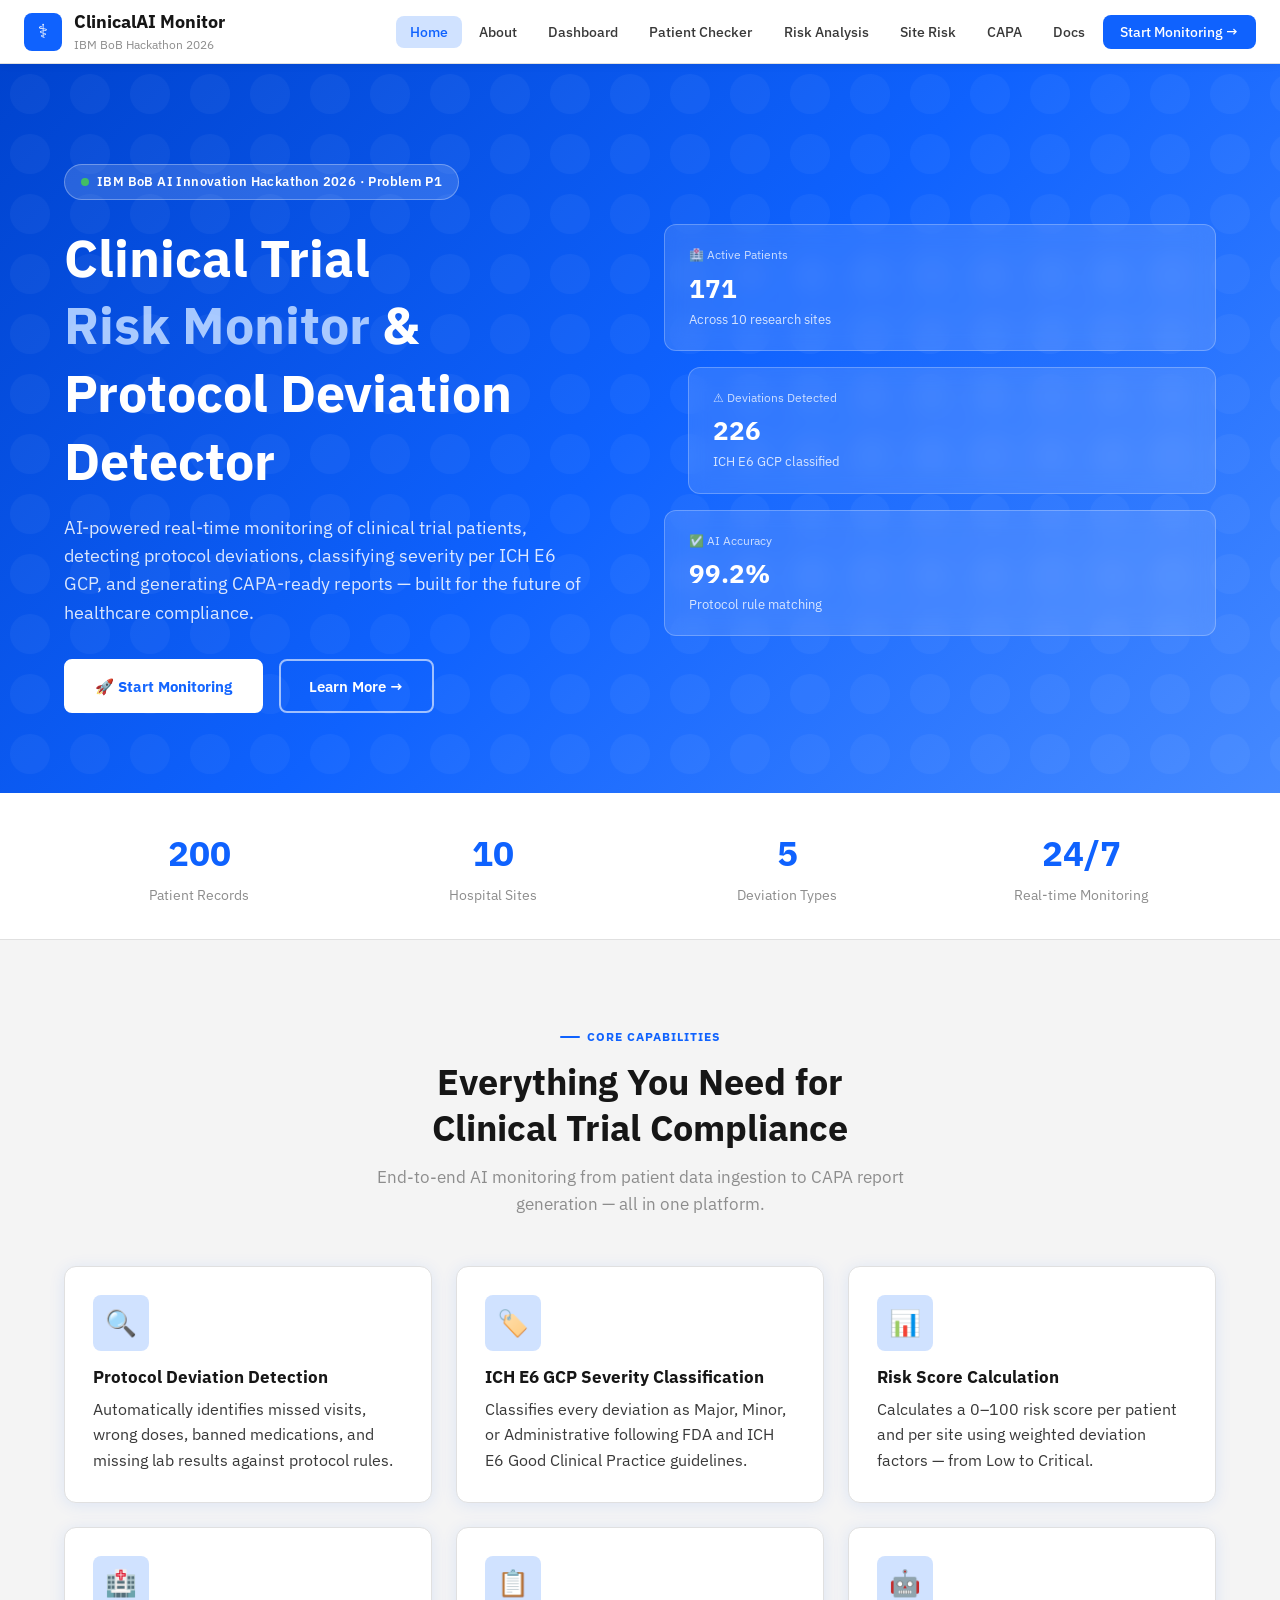
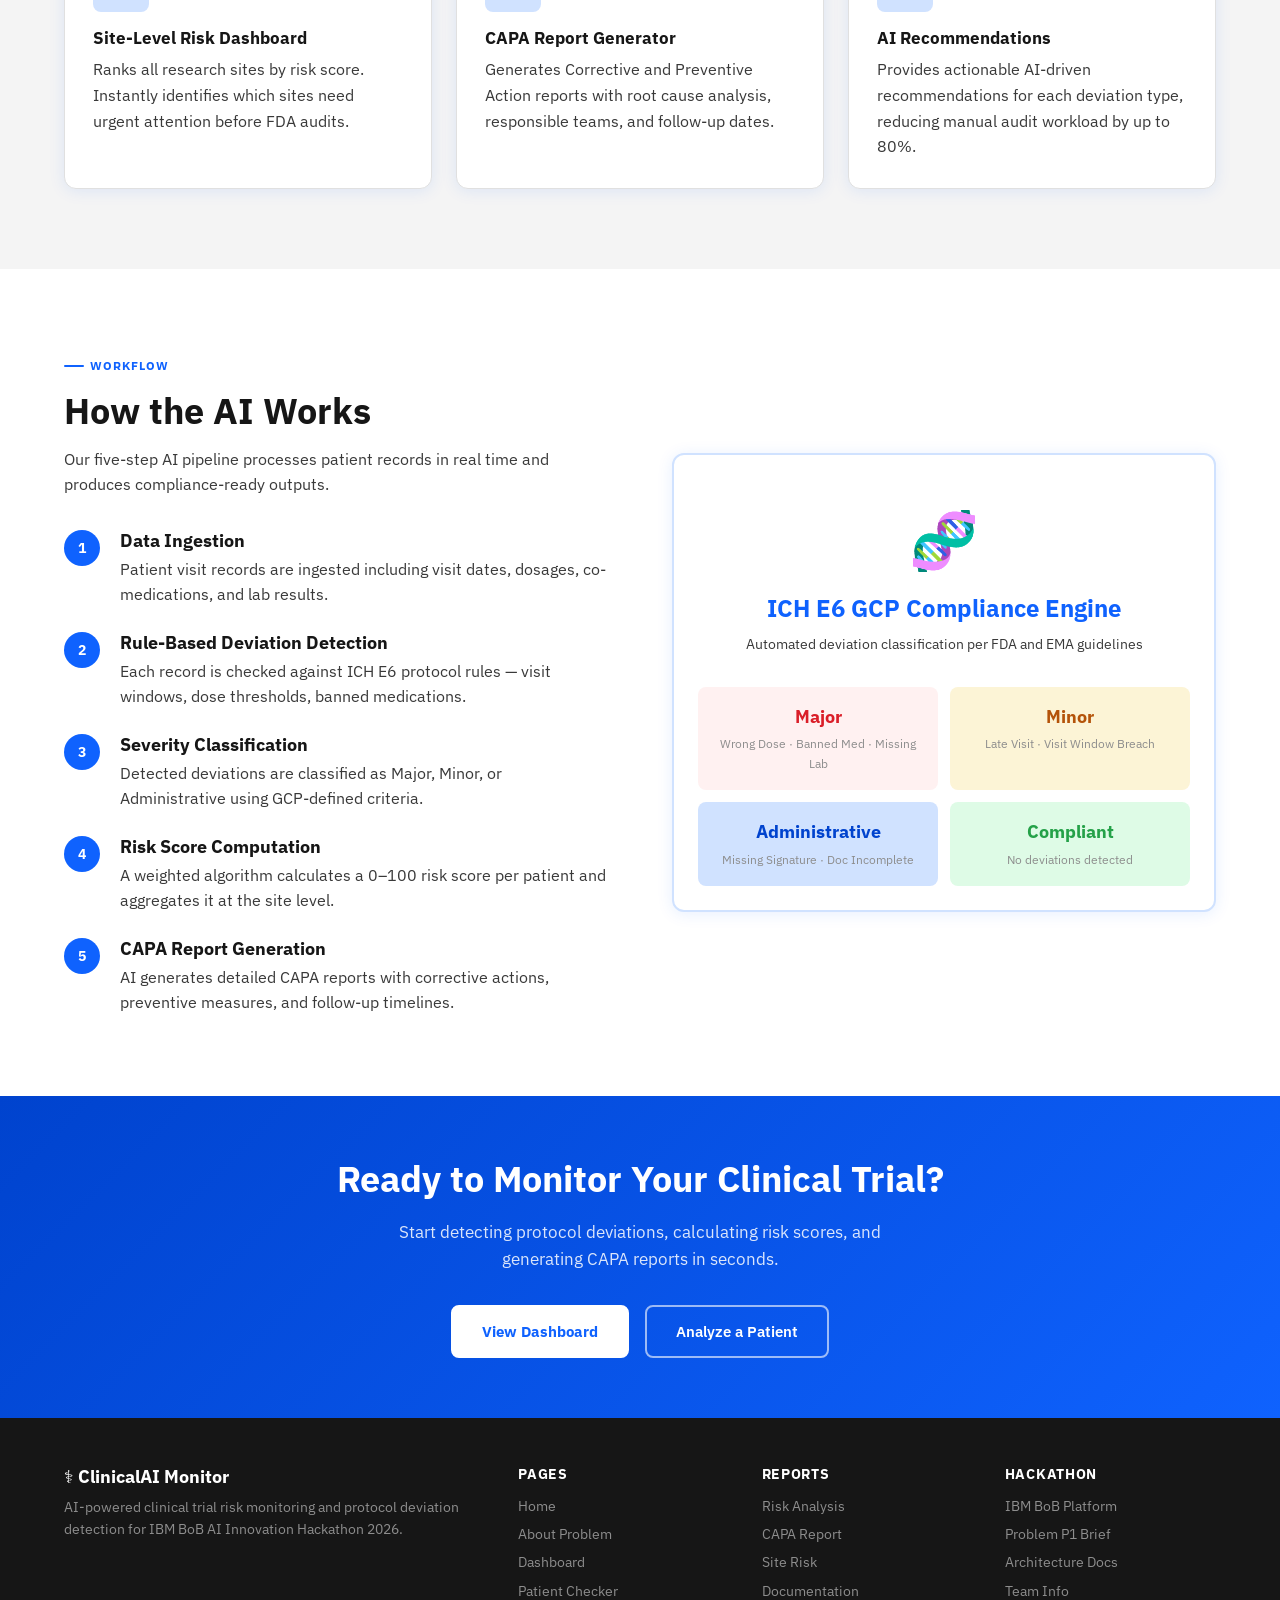
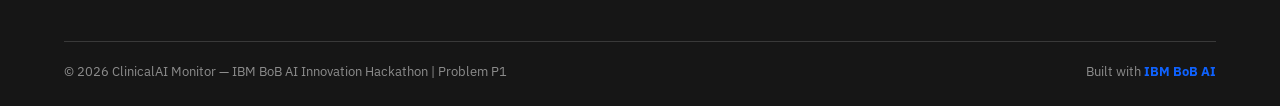
<file: index.html>
<!DOCTYPE html>
<html lang="en">
<head>
  <meta charset="UTF-8" />
  <meta name="viewport" content="width=device-width, initial-scale=1.0" />
  <title>Clinical Trial Risk Monitor | IBM BoB Hackathon 2026</title>
  <meta name="description" content="AI-powered Clinical Trial Protocol Deviation Detector — IBM BoB AI Innovation Hackathon 2026" />
  <link rel="preconnect" href="https://fonts.googleapis.com" />
  <link href="https://fonts.googleapis.com/css2?family=IBM+Plex+Sans:wght@400;500;600;700&display=swap" rel="stylesheet" />
  <link rel="stylesheet" href="assets/css/style.css" />
</head>
<body>

<!-- ═══════════════════════════════════ NAVBAR ═══════════════════════════════════ -->
<nav class="navbar">
  <div class="container-lg">
    <a href="index.html" class="nav-brand">
      <div class="brand-icon">⚕</div>
      <div>
        <strong>ClinicalAI Monitor</strong>
        <span class="sub">IBM BoB Hackathon 2026</span>
      </div>
    </a>
    <ul class="nav-links">
      <li><a href="index.html" class="active">Home</a></li>
      <li><a href="about.html">About</a></li>
      <li><a href="dashboard.html">Dashboard</a></li>
      <li><a href="patient-checker.html">Patient Checker</a></li>
      <li><a href="risk-analysis.html">Risk Analysis</a></li>
      <li><a href="site-dashboard.html">Site Risk</a></li>
      <li><a href="capa-report.html">CAPA</a></li>
      <li><a href="documentation.html">Docs</a></li>
      <li><a href="dashboard.html" class="nav-cta">Start Monitoring →</a></li>
    </ul>
    <button class="hamburger" aria-label="Toggle menu">
      <span></span><span></span><span></span>
    </button>
  </div>
</nav>

<!-- ═══════════════════════════════════ HERO ════════════════════════════════════ -->
<section class="hero">
  <div class="container">
    <div class="hero-inner">
      <div class="hero-text">
        <div class="hero-badge">
          <span class="dot"></span>
          IBM BoB AI Innovation Hackathon 2026 · Problem P1
        </div>
        <h1>Clinical Trial<br><span style="color:#A6C8FF">Risk Monitor</span> &amp;<br>Protocol Deviation Detector</h1>
        <p>AI-powered real-time monitoring of clinical trial patients, detecting protocol deviations, classifying severity per ICH E6 GCP, and generating CAPA-ready reports — built for the future of healthcare compliance.</p>
        <div class="hero-btns">
          <a href="dashboard.html" class="btn-primary">🚀 Start Monitoring</a>
          <a href="about.html" class="btn-outline-white">Learn More →</a>
        </div>
      </div>
      <div class="hero-visual">
        <div class="hero-card-stack">
          <div class="floating-card">
            <div class="fc-label">🏥 Active Patients</div>
            <div class="fc-value" id="heroCount1">—</div>
            <div class="fc-sub">Across 10 research sites</div>
          </div>
          <div class="floating-card">
            <div class="fc-label">⚠️ Deviations Detected</div>
            <div class="fc-value" id="heroCount2">—</div>
            <div class="fc-sub">ICH E6 GCP classified</div>
          </div>
          <div class="floating-card">
            <div class="fc-label">✅ AI Accuracy</div>
            <div class="fc-value">99.2%</div>
            <div class="fc-sub">Protocol rule matching</div>
          </div>
        </div>
      </div>
    </div>
  </div>
</section>

<!-- ═══════════════════════════════════ STATS BANNER ═══════════════════════════ -->
<section style="background:white;border-bottom:1px solid #E0E0E0;padding:2rem 0">
  <div class="container">
    <div class="grid-4">
      <div class="text-center">
        <div style="font-size:2.2rem;font-weight:700;color:#0F62FE" data-count="200">0</div>
        <div style="font-size:0.85rem;color:#8D8D8D;margin-top:0.25rem">Patient Records</div>
      </div>
      <div class="text-center">
        <div style="font-size:2.2rem;font-weight:700;color:#0F62FE" data-count="10">0</div>
        <div style="font-size:0.85rem;color:#8D8D8D;margin-top:0.25rem">Hospital Sites</div>
      </div>
      <div class="text-center">
        <div style="font-size:2.2rem;font-weight:700;color:#0F62FE" data-count="5">0</div>
        <div style="font-size:0.85rem;color:#8D8D8D;margin-top:0.25rem">Deviation Types</div>
      </div>
      <div class="text-center">
        <div style="font-size:2.2rem;font-weight:700;color:#0F62FE">24/7</div>
        <div style="font-size:0.85rem;color:#8D8D8D;margin-top:0.25rem">Real-time Monitoring</div>
      </div>
    </div>
  </div>
</section>

<!-- ═══════════════════════════════════ FEATURES ════════════════════════════════ -->
<section class="section-pad" style="background:#F4F4F4">
  <div class="container">
    <div class="text-center">
      <div class="title-tag">Core Capabilities</div>
      <h2 class="section-title">Everything You Need for<br>Clinical Trial Compliance</h2>
      <p class="section-sub">End-to-end AI monitoring from patient data ingestion to CAPA report generation — all in one platform.</p>
    </div>
    <div class="grid-3">
      <div class="feature-card">
        <div class="feature-icon">🔍</div>
        <h3>Protocol Deviation Detection</h3>
        <p>Automatically identifies missed visits, wrong doses, banned medications, and missing lab results against protocol rules.</p>
      </div>
      <div class="feature-card">
        <div class="feature-icon">🏷️</div>
        <h3>ICH E6 GCP Severity Classification</h3>
        <p>Classifies every deviation as Major, Minor, or Administrative following FDA and ICH E6 Good Clinical Practice guidelines.</p>
      </div>
      <div class="feature-card">
        <div class="feature-icon">📊</div>
        <h3>Risk Score Calculation</h3>
        <p>Calculates a 0–100 risk score per patient and per site using weighted deviation factors — from Low to Critical.</p>
      </div>
      <div class="feature-card">
        <div class="feature-icon">🏥</div>
        <h3>Site-Level Risk Dashboard</h3>
        <p>Ranks all research sites by risk score. Instantly identifies which sites need urgent attention before FDA audits.</p>
      </div>
      <div class="feature-card">
        <div class="feature-icon">📋</div>
        <h3>CAPA Report Generator</h3>
        <p>Generates Corrective and Preventive Action reports with root cause analysis, responsible teams, and follow-up dates.</p>
      </div>
      <div class="feature-card">
        <div class="feature-icon">🤖</div>
        <h3>AI Recommendations</h3>
        <p>Provides actionable AI-driven recommendations for each deviation type, reducing manual audit workload by up to 80%.</p>
      </div>
    </div>
  </div>
</section>

<!-- ═══════════════════════════════════ HOW IT WORKS ═══════════════════════════ -->
<section class="section-pad" style="background:white">
  <div class="container">
    <div class="grid-2" style="align-items:center;gap:4rem">
      <div>
        <div class="title-tag">Workflow</div>
        <h2 class="section-title">How the AI Works</h2>
        <p style="margin-bottom:2rem">Our five-step AI pipeline processes patient records in real time and produces compliance-ready outputs.</p>
        <div class="steps">
          <div class="step">
            <div class="step-num">1</div>
            <div class="step-body">
              <h4>Data Ingestion</h4>
              <p>Patient visit records are ingested including visit dates, dosages, co-medications, and lab results.</p>
            </div>
          </div>
          <div class="step">
            <div class="step-num">2</div>
            <div class="step-body">
              <h4>Rule-Based Deviation Detection</h4>
              <p>Each record is checked against ICH E6 protocol rules — visit windows, dose thresholds, banned medications.</p>
            </div>
          </div>
          <div class="step">
            <div class="step-num">3</div>
            <div class="step-body">
              <h4>Severity Classification</h4>
              <p>Detected deviations are classified as Major, Minor, or Administrative using GCP-defined criteria.</p>
            </div>
          </div>
          <div class="step">
            <div class="step-num">4</div>
            <div class="step-body">
              <h4>Risk Score Computation</h4>
              <p>A weighted algorithm calculates a 0–100 risk score per patient and aggregates it at the site level.</p>
            </div>
          </div>
          <div class="step">
            <div class="step-num">5</div>
            <div class="step-body">
              <h4>CAPA Report Generation</h4>
              <p>AI generates detailed CAPA reports with corrective actions, preventive measures, and follow-up timelines.</p>
            </div>
          </div>
        </div>
      </div>
      <div>
        <!-- Visual summary card -->
        <div class="card" style="border:2px solid #D0E2FF">
          <div style="text-align:center;padding:1rem 0">
            <div style="font-size:3.5rem;margin-bottom:0.5rem">🧬</div>
            <h3 style="color:#0F62FE">ICH E6 GCP Compliance Engine</h3>
            <p style="font-size:0.9rem;margin-top:0.5rem">Automated deviation classification per FDA and EMA guidelines</p>
          </div>
          <div style="display:grid;grid-template-columns:1fr 1fr;gap:0.75rem;margin-top:1rem">
            <div style="background:#FFF1F1;border-radius:8px;padding:1rem;text-align:center">
              <div style="font-weight:700;color:#DA1E28;font-size:1.1rem">Major</div>
              <div style="font-size:0.78rem;color:#8D8D8D;margin-top:0.2rem">Wrong Dose · Banned Med · Missing Lab</div>
            </div>
            <div style="background:#FCF4D6;border-radius:8px;padding:1rem;text-align:center">
              <div style="font-weight:700;color:#B45309;font-size:1.1rem">Minor</div>
              <div style="font-size:0.78rem;color:#8D8D8D;margin-top:0.2rem">Late Visit · Visit Window Breach</div>
            </div>
            <div style="background:#D0E2FF;border-radius:8px;padding:1rem;text-align:center">
              <div style="font-weight:700;color:#0043CE;font-size:1.1rem">Administrative</div>
              <div style="font-size:0.78rem;color:#8D8D8D;margin-top:0.2rem">Missing Signature · Doc Incomplete</div>
            </div>
            <div style="background:#DEFBE6;border-radius:8px;padding:1rem;text-align:center">
              <div style="font-weight:700;color:#24A148;font-size:1.1rem">Compliant</div>
              <div style="font-size:0.78rem;color:#8D8D8D;margin-top:0.2rem">No deviations detected</div>
            </div>
          </div>
        </div>
      </div>
    </div>
  </div>
</section>

<!-- ═══════════════════════════════════ CTA ════════════════════════════════════ -->
<section style="background:linear-gradient(135deg,#0043CE,#0F62FE);color:white;padding:60px 0;text-align:center">
  <div class="container">
    <h2 style="color:white;margin-bottom:1rem">Ready to Monitor Your Clinical Trial?</h2>
    <p style="color:rgba(255,255,255,0.85);max-width:500px;margin:0 auto 2rem;font-size:1.05rem">Start detecting protocol deviations, calculating risk scores, and generating CAPA reports in seconds.</p>
    <div style="display:flex;gap:1rem;justify-content:center;flex-wrap:wrap">
      <a href="dashboard.html" class="btn-primary">View Dashboard</a>
      <a href="patient-checker.html" class="btn-outline-white">Analyze a Patient</a>
    </div>
  </div>
</section>

<!-- ═══════════════════════════════════ FOOTER ══════════════════════════════════ -->
<footer>
  <div class="container">
    <div class="footer-grid">
      <div class="footer-brand">
        <h3>⚕ ClinicalAI Monitor</h3>
        <p>AI-powered clinical trial risk monitoring and protocol deviation detection for IBM BoB AI Innovation Hackathon 2026.</p>
      </div>
      <div class="footer-col">
        <h4>Pages</h4>
        <a href="index.html">Home</a>
        <a href="about.html">About Problem</a>
        <a href="dashboard.html">Dashboard</a>
        <a href="patient-checker.html">Patient Checker</a>
      </div>
      <div class="footer-col">
        <h4>Reports</h4>
        <a href="risk-analysis.html">Risk Analysis</a>
        <a href="capa-report.html">CAPA Report</a>
        <a href="site-dashboard.html">Site Risk</a>
        <a href="documentation.html">Documentation</a>
      </div>
      <div class="footer-col">
        <h4>Hackathon</h4>
        <a href="#" title="IBM BoB">IBM BoB Platform</a>
        <a href="#" title="Problem P1">Problem P1 Brief</a>
        <a href="documentation.html">Architecture Docs</a>
        <a href="documentation.html">Team Info</a>
      </div>
    </div>
    <div class="footer-bottom">
      <span>© 2026 ClinicalAI Monitor — IBM BoB AI Innovation Hackathon | Problem P1</span>
      <span>Built with <span class="ibm-tag">IBM BoB AI</span></span>
    </div>
  </div>
</footer>

<button id="scrollTop" title="Back to top">↑</button>

<!-- Scripts -->
<script src="assets/js/data.js"></script>
<script src="assets/js/ai-engine.js"></script>
<script src="assets/js/main.js"></script>
<script>
  /* Populate hero floating cards with real data */
  document.addEventListener("DOMContentLoaded", () => {
    const pts  = window.APP_DATA.patients;
    const kpis = window.AI.computeKPIs(pts);
    document.getElementById("heroCount1").textContent = kpis.activePatients;
    const total = kpis.majorDeviations + kpis.minorDeviations + kpis.adminDeviations;
    document.getElementById("heroCount2").textContent = total;
  });
</script>

</body>
</html>
</file>
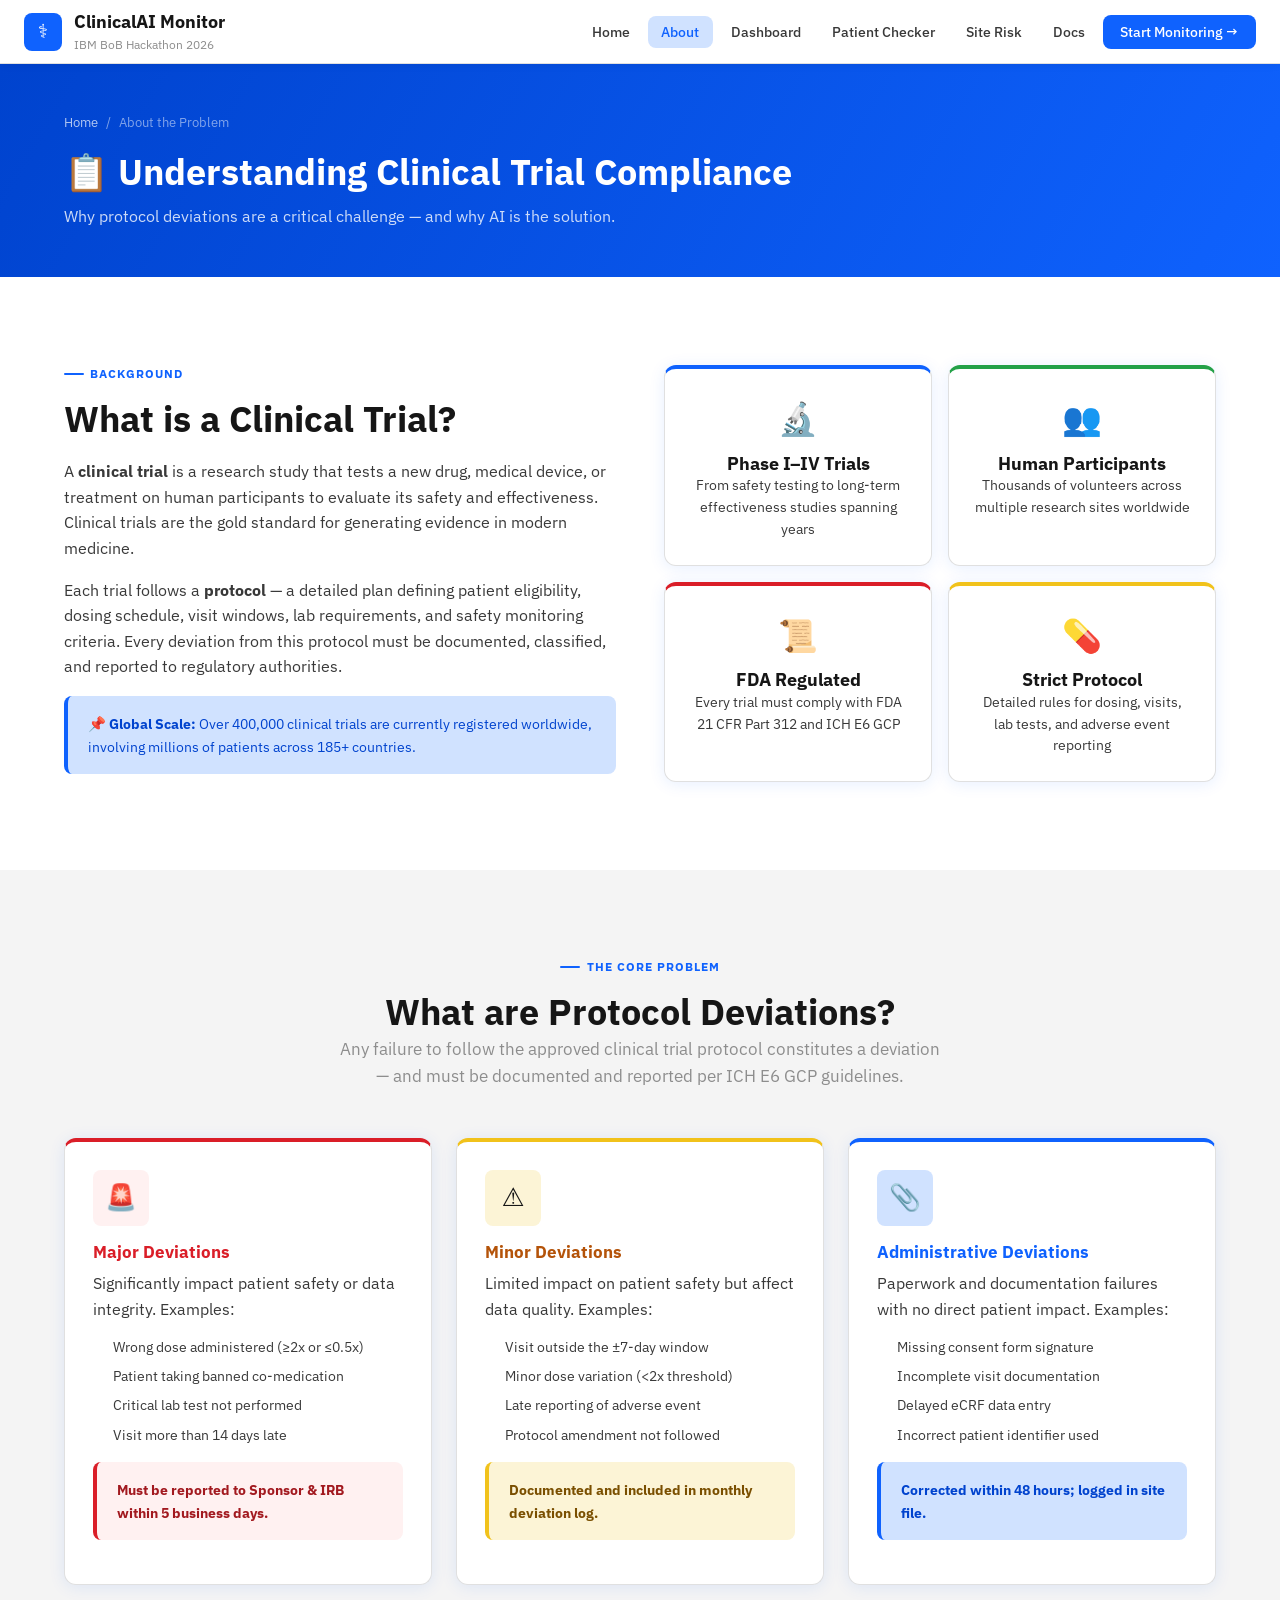
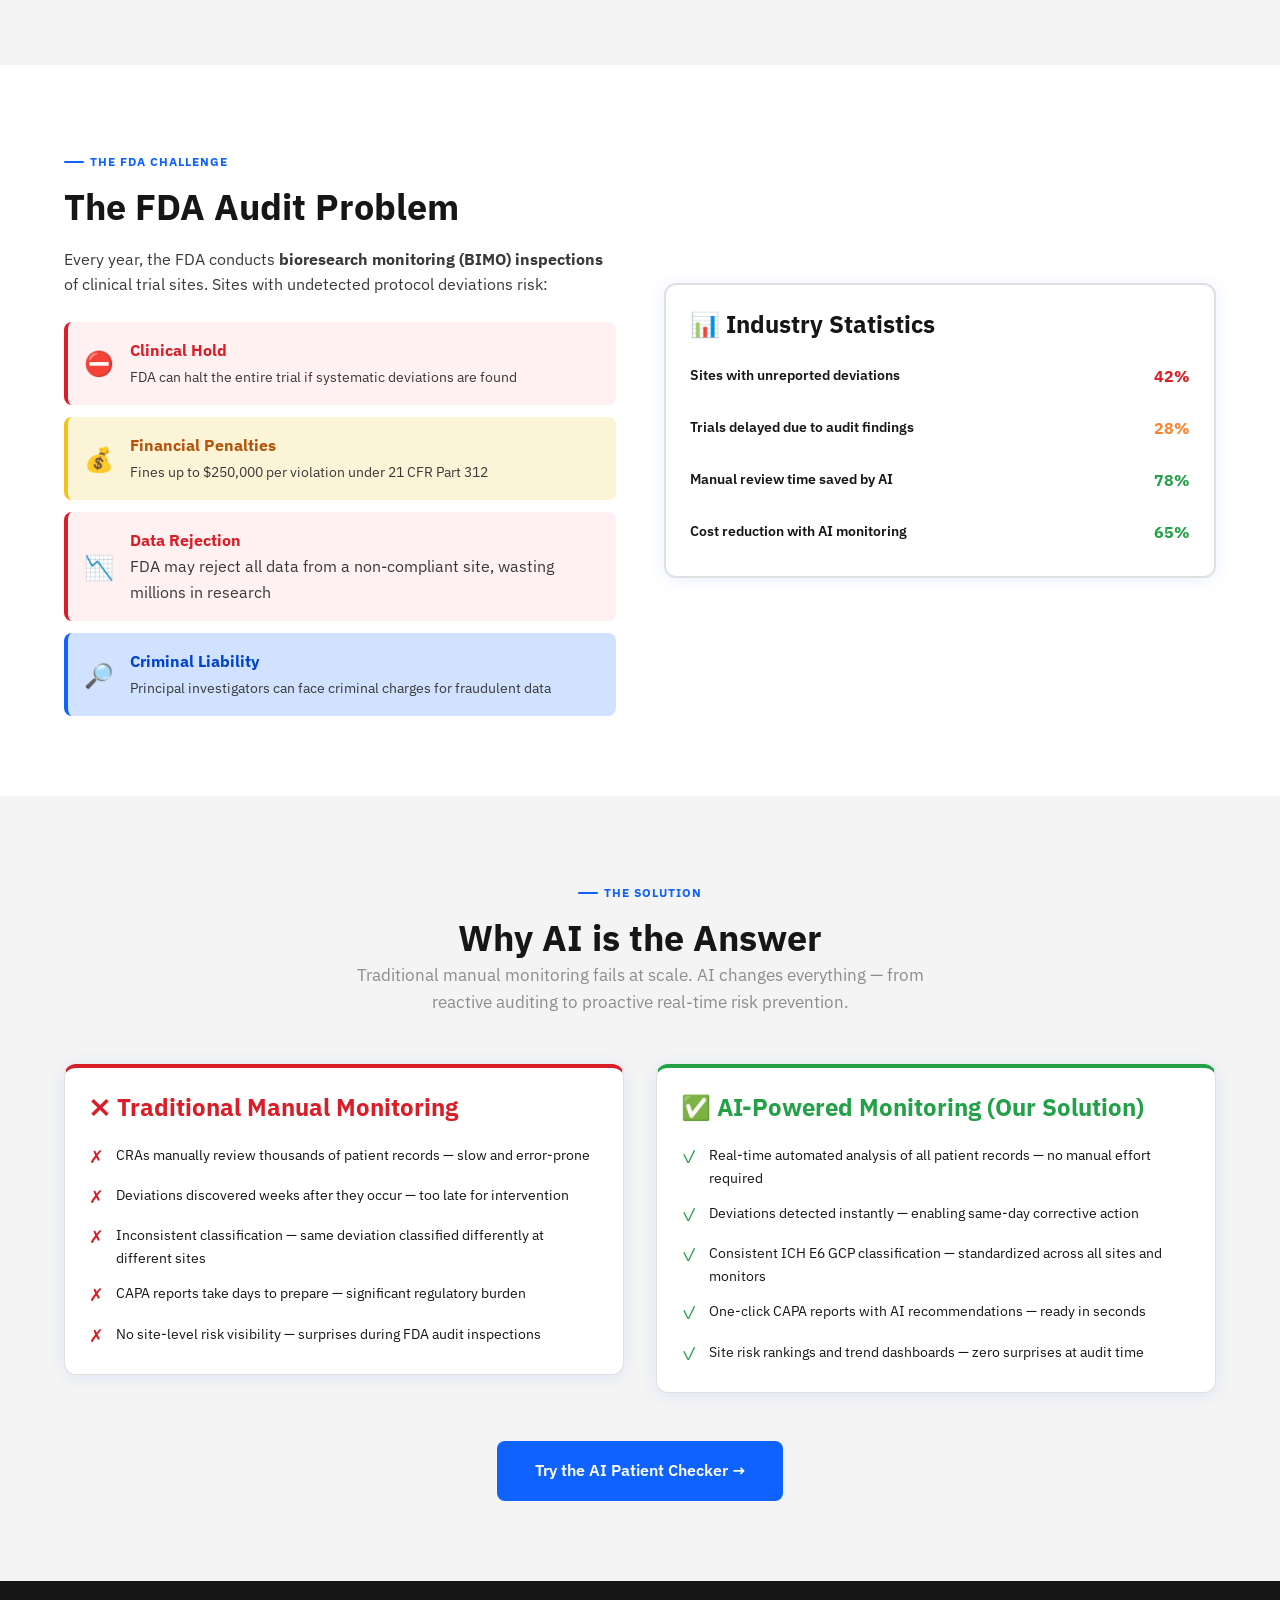
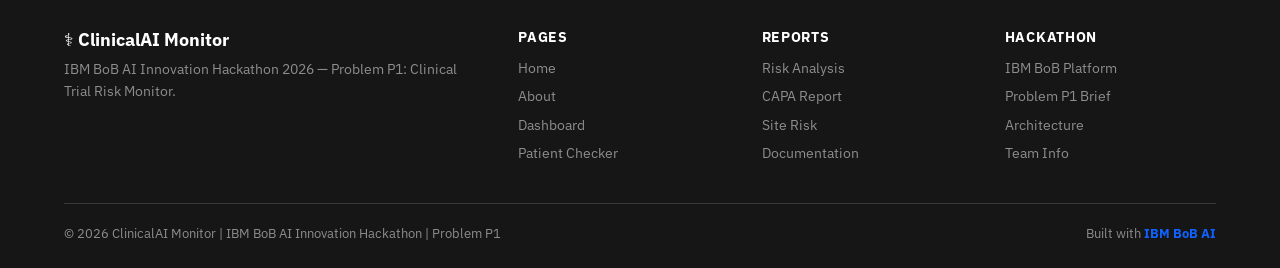
<file: about.html>
<!DOCTYPE html>
<html lang="en">
<head>
  <meta charset="UTF-8" />
  <meta name="viewport" content="width=device-width, initial-scale=1.0" />
  <title>About the Problem | ClinicalAI Monitor</title>
  <link href="https://fonts.googleapis.com/css2?family=IBM+Plex+Sans:wght@400;500;600;700&display=swap" rel="stylesheet" />
  <link rel="stylesheet" href="assets/css/style.css" />
</head>
<body>

<!-- NAVBAR -->
<nav class="navbar">
  <div class="container-lg">
    <a href="index.html" class="nav-brand">
      <div class="brand-icon">⚕</div>
      <div><strong>ClinicalAI Monitor</strong><span class="sub">IBM BoB Hackathon 2026</span></div>
    </a>
    <ul class="nav-links">
      <li><a href="index.html">Home</a></li>
      <li><a href="about.html" class="active">About</a></li>
      <li><a href="dashboard.html">Dashboard</a></li>
      <li><a href="patient-checker.html">Patient Checker</a></li>
      <li><a href="site-dashboard.html">Site Risk</a></li>
      <li><a href="documentation.html">Docs</a></li>
      <li><a href="dashboard.html" class="nav-cta">Start Monitoring →</a></li>
    </ul>
    <button class="hamburger"><span></span><span></span><span></span></button>
  </div>
</nav>

<!-- PAGE HEADER -->
<div class="page-header">
  <div class="container">
    <div class="breadcrumb">
      <a href="index.html">Home</a><span>/</span><span>About the Problem</span>
    </div>
    <h1>📋 Understanding Clinical Trial Compliance</h1>
    <p>Why protocol deviations are a critical challenge — and why AI is the solution.</p>
  </div>
</div>

<!-- SECTION 1 — What is a Clinical Trial? -->
<section class="section-pad" style="background:white">
  <div class="container">
    <div class="grid-2" style="align-items:center;gap:3rem">
      <div>
        <div class="title-tag">Background</div>
        <h2>What is a Clinical Trial?</h2>
        <p style="margin:1rem 0">A <strong>clinical trial</strong> is a research study that tests a new drug, medical device, or treatment on human participants to evaluate its safety and effectiveness. Clinical trials are the gold standard for generating evidence in modern medicine.</p>
        <p style="margin-bottom:1rem">Each trial follows a <strong>protocol</strong> — a detailed plan defining patient eligibility, dosing schedule, visit windows, lab requirements, and safety monitoring criteria. Every deviation from this protocol must be documented, classified, and reported to regulatory authorities.</p>
        <div class="alert alert-info">
          <strong>📌 Global Scale:</strong> Over 400,000 clinical trials are currently registered worldwide, involving millions of patients across 185+ countries.
        </div>
      </div>
      <div style="display:grid;grid-template-columns:1fr 1fr;gap:1rem">
        <div class="card" style="text-align:center;border-top:4px solid #0F62FE">
          <div style="font-size:2rem;margin-bottom:0.5rem">🔬</div>
          <h4>Phase I–IV Trials</h4>
          <p style="font-size:0.85rem">From safety testing to long-term effectiveness studies spanning years</p>
        </div>
        <div class="card" style="text-align:center;border-top:4px solid #24A148">
          <div style="font-size:2rem;margin-bottom:0.5rem">👥</div>
          <h4>Human Participants</h4>
          <p style="font-size:0.85rem">Thousands of volunteers across multiple research sites worldwide</p>
        </div>
        <div class="card" style="text-align:center;border-top:4px solid #DA1E28">
          <div style="font-size:2rem;margin-bottom:0.5rem">📜</div>
          <h4>FDA Regulated</h4>
          <p style="font-size:0.85rem">Every trial must comply with FDA 21 CFR Part 312 and ICH E6 GCP</p>
        </div>
        <div class="card" style="text-align:center;border-top:4px solid #F1C21B">
          <div style="font-size:2rem;margin-bottom:0.5rem">💊</div>
          <h4>Strict Protocol</h4>
          <p style="font-size:0.85rem">Detailed rules for dosing, visits, lab tests, and adverse event reporting</p>
        </div>
      </div>
    </div>
  </div>
</section>

<!-- SECTION 2 — Protocol Deviations -->
<section class="section-pad" style="background:#F4F4F4">
  <div class="container">
    <div class="text-center">
      <div class="title-tag">The Core Problem</div>
      <h2>What are Protocol Deviations?</h2>
      <p class="section-sub">Any failure to follow the approved clinical trial protocol constitutes a deviation — and must be documented and reported per ICH E6 GCP guidelines.</p>
    </div>
    <div class="grid-3">
      <div class="feature-card" style="border-top:4px solid #DA1E28">
        <div class="feature-icon" style="background:#FFF1F1">🚨</div>
        <h3 style="color:#DA1E28">Major Deviations</h3>
        <p>Significantly impact patient safety or data integrity. Examples:</p>
        <ul style="margin-top:0.75rem;padding-left:1.25rem;color:#393939;font-size:0.9rem">
          <li style="margin-bottom:0.4rem">Wrong dose administered (≥2x or ≤0.5x)</li>
          <li style="margin-bottom:0.4rem">Patient taking banned co-medication</li>
          <li style="margin-bottom:0.4rem">Critical lab test not performed</li>
          <li>Visit more than 14 days late</li>
        </ul>
        <div class="alert alert-danger" style="margin-top:1rem">
          <strong>Must be reported to Sponsor &amp; IRB within 5 business days.</strong>
        </div>
      </div>
      <div class="feature-card" style="border-top:4px solid #F1C21B">
        <div class="feature-icon" style="background:#FCF4D6">⚠️</div>
        <h3 style="color:#B45309">Minor Deviations</h3>
        <p>Limited impact on patient safety but affect data quality. Examples:</p>
        <ul style="margin-top:0.75rem;padding-left:1.25rem;color:#393939;font-size:0.9rem">
          <li style="margin-bottom:0.4rem">Visit outside the ±7-day window</li>
          <li style="margin-bottom:0.4rem">Minor dose variation (&lt;2x threshold)</li>
          <li style="margin-bottom:0.4rem">Late reporting of adverse event</li>
          <li>Protocol amendment not followed</li>
        </ul>
        <div class="alert alert-warning" style="margin-top:1rem">
          <strong>Documented and included in monthly deviation log.</strong>
        </div>
      </div>
      <div class="feature-card" style="border-top:4px solid #0F62FE">
        <div class="feature-icon" style="background:#D0E2FF">📎</div>
        <h3 style="color:#0F62FE">Administrative Deviations</h3>
        <p>Paperwork and documentation failures with no direct patient impact. Examples:</p>
        <ul style="margin-top:0.75rem;padding-left:1.25rem;color:#393939;font-size:0.9rem">
          <li style="margin-bottom:0.4rem">Missing consent form signature</li>
          <li style="margin-bottom:0.4rem">Incomplete visit documentation</li>
          <li style="margin-bottom:0.4rem">Delayed eCRF data entry</li>
          <li>Incorrect patient identifier used</li>
        </ul>
        <div class="alert alert-info" style="margin-top:1rem">
          <strong>Corrected within 48 hours; logged in site file.</strong>
        </div>
      </div>
    </div>
  </div>
</section>

<!-- SECTION 3 — FDA Audit Problem -->
<section class="section-pad" style="background:white">
  <div class="container">
    <div class="grid-2" style="align-items:center;gap:3rem">
      <div>
        <div class="title-tag">The FDA Challenge</div>
        <h2>The FDA Audit Problem</h2>
        <p style="margin:1rem 0">Every year, the FDA conducts <strong>bioresearch monitoring (BIMO) inspections</strong> of clinical trial sites. Sites with undetected protocol deviations risk:</p>
        <div style="display:flex;flex-direction:column;gap:0.75rem;margin-top:1.5rem">
          <div style="display:flex;align-items:center;gap:1rem;padding:1rem;background:#FFF1F1;border-radius:8px;border-left:4px solid #DA1E28">
            <span style="font-size:1.5rem">⛔</span>
            <div><strong style="color:#DA1E28">Clinical Hold</strong><br><span style="font-size:0.87rem;color:#393939">FDA can halt the entire trial if systematic deviations are found</span></div>
          </div>
          <div style="display:flex;align-items:center;gap:1rem;padding:1rem;background:#FCF4D6;border-radius:8px;border-left:4px solid #F1C21B">
            <span style="font-size:1.5rem">💰</span>
            <div><strong style="color:#B45309">Financial Penalties</strong><br><span style="font-size:0.87rem;color:#393939">Fines up to $250,000 per violation under 21 CFR Part 312</span></div>
          </div>
          <div style="display:flex;align-items:center;gap:1rem;padding:1rem;background:#FFF1F1;border-radius:8px;border-left:4px solid #DA1E28">
            <span style="font-size:1.5rem">📉</span>
            <div><strong style="color:#DA1E28">Data Rejection</strong><br><span style="font-size:0.87sem;color:#393939">FDA may reject all data from a non-compliant site, wasting millions in research</span></div>
          </div>
          <div style="display:flex;align-items:center;gap:1rem;padding:1rem;background:#D0E2FF;border-radius:8px;border-left:4px solid #0F62FE">
            <span style="font-size:1.5rem">🔎</span>
            <div><strong style="color:#0043CE">Criminal Liability</strong><br><span style="font-size:0.87rem;color:#393939">Principal investigators can face criminal charges for fraudulent data</span></div>
          </div>
        </div>
      </div>
      <div>
        <div class="card" style="border:2px solid #E0E0E0">
          <h3 style="margin-bottom:1.5rem">📊 Industry Statistics</h3>
          <div style="display:flex;flex-direction:column;gap:1.25rem">
            <div>
              <div style="display:flex;justify-content:space-between;margin-bottom:0.4rem">
                <span style="font-size:0.88rem;font-weight:600">Sites with unreported deviations</span>
                <span style="font-weight:700;color:#DA1E28">42%</span>
              </div>
              <div class="progress-bar-wrap"><div class="progress-bar critical" style="width:42%"></div></div>
            </div>
            <div>
              <div style="display:flex;justify-content:space-between;margin-bottom:0.4rem">
                <span style="font-size:0.88rem;font-weight:600">Trials delayed due to audit findings</span>
                <span style="font-weight:700;color:#FF832B">28%</span>
              </div>
              <div class="progress-bar-wrap"><div class="progress-bar high" style="width:28%"></div></div>
            </div>
            <div>
              <div style="display:flex;justify-content:space-between;margin-bottom:0.4rem">
                <span style="font-size:0.88rem;font-weight:600">Manual review time saved by AI</span>
                <span style="font-weight:700;color:#24A148">78%</span>
              </div>
              <div class="progress-bar-wrap"><div class="progress-bar low" style="width:78%"></div></div>
            </div>
            <div>
              <div style="display:flex;justify-content:space-between;margin-bottom:0.4rem">
                <span style="font-size:0.88rem;font-weight:600">Cost reduction with AI monitoring</span>
                <span style="font-weight:700;color:#24A148">65%</span>
              </div>
              <div class="progress-bar-wrap"><div class="progress-bar low" style="width:65%"></div></div>
            </div>
          </div>
        </div>
      </div>
    </div>
  </div>
</section>

<!-- SECTION 4 — Why AI -->
<section class="section-pad" style="background:#F4F4F4">
  <div class="container">
    <div class="text-center">
      <div class="title-tag">The Solution</div>
      <h2>Why AI is the Answer</h2>
      <p class="section-sub">Traditional manual monitoring fails at scale. AI changes everything — from reactive auditing to proactive real-time risk prevention.</p>
    </div>
    <div style="display:grid;grid-template-columns:1fr 1fr;gap:2rem;align-items:start">
      <!-- Old Way -->
      <div class="card" style="border-top:4px solid #DA1E28">
        <h3 style="color:#DA1E28;margin-bottom:1.25rem">❌ Traditional Manual Monitoring</h3>
        <div style="display:flex;flex-direction:column;gap:0.75rem">
          <div style="display:flex;gap:0.75rem;align-items:flex-start">
            <span style="color:#DA1E28;font-size:1.1rem;flex-shrink:0">✗</span>
            <span style="font-size:0.9rem">CRAs manually review thousands of patient records — slow and error-prone</span>
          </div>
          <div style="display:flex;gap:0.75rem;align-items:flex-start">
            <span style="color:#DA1E28;font-size:1.1rem;flex-shrink:0">✗</span>
            <span style="font-size:0.9rem">Deviations discovered weeks after they occur — too late for intervention</span>
          </div>
          <div style="display:flex;gap:0.75rem;align-items:flex-start">
            <span style="color:#DA1E28;font-size:1.1rem;flex-shrink:0">✗</span>
            <span style="font-size:0.9rem">Inconsistent classification — same deviation classified differently at different sites</span>
          </div>
          <div style="display:flex;gap:0.75rem;align-items:flex-start">
            <span style="color:#DA1E28;font-size:1.1rem;flex-shrink:0">✗</span>
            <span style="font-size:0.9rem">CAPA reports take days to prepare — significant regulatory burden</span>
          </div>
          <div style="display:flex;gap:0.75rem;align-items:flex-start">
            <span style="color:#DA1E28;font-size:1.1rem;flex-shrink:0">✗</span>
            <span style="font-size:0.9rem">No site-level risk visibility — surprises during FDA audit inspections</span>
          </div>
        </div>
      </div>
      <!-- AI Way -->
      <div class="card" style="border-top:4px solid #24A148">
        <h3 style="color:#24A148;margin-bottom:1.25rem">✅ AI-Powered Monitoring (Our Solution)</h3>
        <div style="display:flex;flex-direction:column;gap:0.75rem">
          <div style="display:flex;gap:0.75rem;align-items:flex-start">
            <span style="color:#24A148;font-size:1.1rem;flex-shrink:0">✓</span>
            <span style="font-size:0.9rem">Real-time automated analysis of all patient records — no manual effort required</span>
          </div>
          <div style="display:flex;gap:0.75rem;align-items:flex-start">
            <span style="color:#24A148;font-size:1.1rem;flex-shrink:0">✓</span>
            <span style="font-size:0.9rem">Deviations detected instantly — enabling same-day corrective action</span>
          </div>
          <div style="display:flex;gap:0.75rem;align-items:flex-start">
            <span style="color:#24A148;font-size:1.1rem;flex-shrink:0">✓</span>
            <span style="font-size:0.9rem">Consistent ICH E6 GCP classification — standardized across all sites and monitors</span>
          </div>
          <div style="display:flex;gap:0.75rem;align-items:flex-start">
            <span style="color:#24A148;font-size:1.1rem;flex-shrink:0">✓</span>
            <span style="font-size:0.9rem">One-click CAPA reports with AI recommendations — ready in seconds</span>
          </div>
          <div style="display:flex;gap:0.75rem;align-items:flex-start">
            <span style="color:#24A148;font-size:1.1rem;flex-shrink:0">✓</span>
            <span style="font-size:0.9rem">Site risk rankings and trend dashboards — zero surprises at audit time</span>
          </div>
        </div>
      </div>
    </div>

    <div style="margin-top:3rem;text-align:center">
      <a href="patient-checker.html" class="btn btn-blue btn-lg">Try the AI Patient Checker →</a>
    </div>
  </div>
</section>

<!-- FOOTER -->
<footer>
  <div class="container">
    <div class="footer-grid">
      <div class="footer-brand">
        <h3>⚕ ClinicalAI Monitor</h3>
        <p>IBM BoB AI Innovation Hackathon 2026 — Problem P1: Clinical Trial Risk Monitor.</p>
      </div>
      <div class="footer-col">
        <h4>Pages</h4>
        <a href="index.html">Home</a><a href="about.html">About</a>
        <a href="dashboard.html">Dashboard</a><a href="patient-checker.html">Patient Checker</a>
      </div>
      <div class="footer-col">
        <h4>Reports</h4>
        <a href="risk-analysis.html">Risk Analysis</a><a href="capa-report.html">CAPA Report</a>
        <a href="site-dashboard.html">Site Risk</a><a href="documentation.html">Documentation</a>
      </div>
      <div class="footer-col">
        <h4>Hackathon</h4>
        <a href="#">IBM BoB Platform</a><a href="#">Problem P1 Brief</a>
        <a href="documentation.html">Architecture</a><a href="documentation.html">Team Info</a>
      </div>
    </div>
    <div class="footer-bottom">
      <span>© 2026 ClinicalAI Monitor | IBM BoB AI Innovation Hackathon | Problem P1</span>
      <span>Built with <span class="ibm-tag">IBM BoB AI</span></span>
    </div>
  </div>
</footer>
<button id="scrollTop" title="Back to top">↑</button>
<script src="assets/js/main.js"></script>
</body>
</html>
</file>
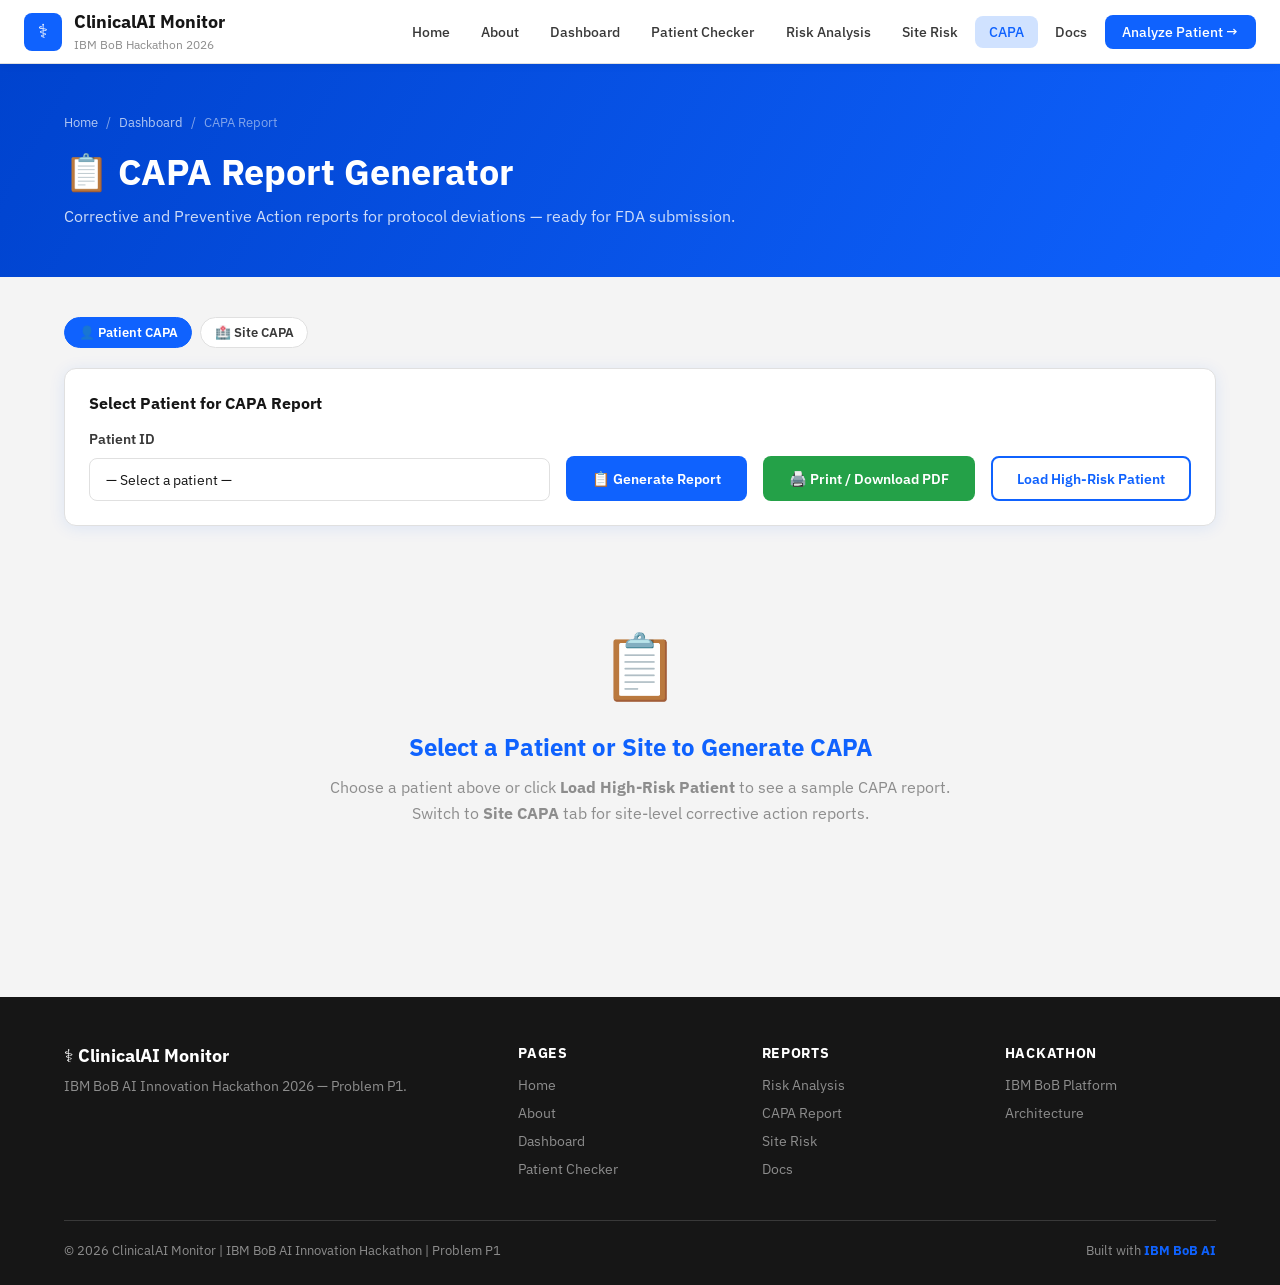
<file: capa-report.html>
<!DOCTYPE html>
<html lang="en">
<head>
  <meta charset="UTF-8" />
  <meta name="viewport" content="width=device-width, initial-scale=1.0" />
  <title>CAPA Report Generator | ClinicalAI Monitor</title>
  <link href="https://fonts.googleapis.com/css2?family=IBM+Plex+Sans:wght@400;500;600;700&display=swap" rel="stylesheet" />
  <link rel="stylesheet" href="assets/css/style.css" />
  <link rel="stylesheet" href="assets/css/dashboard.css" />
  <style>
    @media print {
      .navbar, footer, .no-print, button, #scrollTop, #toast-container { display: none !important; }
      body { background: white; }
      .report-container { max-width: 100%; padding: 0; }
      .report-card { box-shadow: none; border: 1px solid #ccc; }
    }
  </style>
</head>
<body>

<!-- NAVBAR -->
<nav class="navbar no-print">
  <div class="container-lg">
    <a href="index.html" class="nav-brand">
      <div class="brand-icon">⚕</div>
      <div><strong>ClinicalAI Monitor</strong><span class="sub">IBM BoB Hackathon 2026</span></div>
    </a>
    <ul class="nav-links">
      <li><a href="index.html">Home</a></li>
      <li><a href="about.html">About</a></li>
      <li><a href="dashboard.html">Dashboard</a></li>
      <li><a href="patient-checker.html">Patient Checker</a></li>
      <li><a href="risk-analysis.html">Risk Analysis</a></li>
      <li><a href="site-dashboard.html">Site Risk</a></li>
      <li><a href="capa-report.html" class="active">CAPA</a></li>
      <li><a href="documentation.html">Docs</a></li>
      <li><a href="patient-checker.html" class="nav-cta">Analyze Patient →</a></li>
    </ul>
    <button class="hamburger"><span></span><span></span><span></span></button>
  </div>
</nav>

<!-- PAGE HEADER -->
<div class="page-header no-print">
  <div class="container">
    <div class="breadcrumb">
      <a href="index.html">Home</a><span>/</span>
      <a href="dashboard.html">Dashboard</a><span>/</span>
      <span>CAPA Report</span>
    </div>
    <h1>📋 CAPA Report Generator</h1>
    <p>Corrective and Preventive Action reports for protocol deviations — ready for FDA submission.</p>
  </div>
</div>

<!-- MAIN -->
<section style="padding:2.5rem 0;background:#F4F4F4;min-height:80vh">
  <div class="container">

    <!-- Selector Tabs -->
    <div style="display:flex;gap:0.5rem;margin-bottom:1.25rem" class="no-print">
      <button class="chip active" id="modePatient" onclick="setCapaMode('patient')">👤 Patient CAPA</button>
      <button class="chip" id="modeSite" onclick="setCapaMode('site')">🏥 Site CAPA</button>
    </div>

    <!-- Patient Selector -->
    <div class="card no-print" id="patientSelectorCard" style="margin-bottom:1.5rem;padding:1.5rem">
      <h3 style="margin-bottom:1rem;font-size:1rem">Select Patient for CAPA Report</h3>
      <div style="display:flex;gap:1rem;flex-wrap:wrap;align-items:flex-end">
        <div class="form-group" style="flex:1;min-width:220px;margin-bottom:0">
          <label class="form-label">Patient ID</label>
          <select class="form-control" id="capaPatientSelect">
            <option value="">— Select a patient —</option>
          </select>
        </div>
        <button class="btn btn-blue" onclick="loadCAPAReport()">📋 Generate Report</button>
        <button class="btn btn-green" onclick="printReport()">🖨️ Print / Download PDF</button>
        <button class="btn btn-outline" onclick="loadRandomCritical()">Load High-Risk Patient</button>
      </div>
    </div>

    <!-- Site Selector -->
    <div class="card no-print" id="siteSelectorCard" style="margin-bottom:1.5rem;padding:1.5rem;display:none">
      <h3 style="margin-bottom:1rem;font-size:1rem">Select Site for Site-Level CAPA Report</h3>
      <div style="display:flex;gap:1rem;flex-wrap:wrap;align-items:flex-end">
        <div class="form-group" style="flex:1;min-width:220px;margin-bottom:0">
          <label class="form-label">Research Site</label>
          <select class="form-control" id="capaSiteSelect">
            <option value="">— Select a site —</option>
          </select>
        </div>
        <button class="btn btn-blue" onclick="loadSiteCAPAReport()">📋 Generate Site CAPA</button>
        <button class="btn btn-green" onclick="printReport()">🖨️ Print / Download PDF</button>
        <button class="btn btn-outline" onclick="loadHighestRiskSite()">Load Highest Risk Site</button>
      </div>
    </div>

    <!-- Report Placeholder -->
    <div id="capaPlaceholder" style="text-align:center;padding:4rem 2rem">
      <div style="font-size:4rem;margin-bottom:1rem">📋</div>
      <h3 style="color:#0F62FE;margin-bottom:0.75rem">Select a Patient or Site to Generate CAPA</h3>
      <p style="color:#8D8D8D">Choose a patient above or click <strong>Load High-Risk Patient</strong> to see a sample CAPA report.<br>Switch to <strong>Site CAPA</strong> tab for site-level corrective action reports.</p>
    </div>

    <!-- ═══════════════ SITE CAPA REPORT ═══════════════ -->
    <div id="siteCapaReport" style="display:none" class="report-container">

      <!-- Site Report Header -->
      <div class="report-card card" style="margin-bottom:1.5rem;padding:2rem;border-top:6px solid #FF832B">
        <div style="display:flex;align-items:flex-start;justify-content:space-between;flex-wrap:wrap;gap:1rem">
          <div>
            <div style="font-size:0.75rem;color:#FF832B;font-weight:700;text-transform:uppercase;letter-spacing:0.08em;margin-bottom:0.5rem">
              Site-Level Corrective and Preventive Action Report
            </div>
            <h2 id="siteCapaTitle" style="font-size:1.5rem;margin-bottom:0.25rem">Site CAPA — S01</h2>
            <p id="siteCapaSub" style="color:#8D8D8D;font-size:0.88rem"></p>
          </div>
          <div style="text-align:right;font-size:0.82rem;color:#8D8D8D">
            <div><strong>Report Date:</strong> <span id="siteCapaDate"></span></div>
            <div><strong>Report No.:</strong> SITE-CAPA-<span id="siteCapaNum"></span></div>
            <div><strong>Status:</strong> <span class="badge badge-major">Open</span></div>
            <div style="margin-top:0.5rem"><strong>IBM BoB Clinical AI Monitor</strong></div>
          </div>
        </div>
      </div>

      <!-- Site Risk Overview -->
      <div class="report-card card" style="margin-bottom:1.5rem;padding:1.75rem">
        <h3 style="margin-bottom:1.25rem;font-size:1rem;color:#FF832B;border-bottom:1px solid #E0E0E0;padding-bottom:0.75rem">
          🏥 Section 1 — Site Risk Overview
        </h3>
        <div id="siteCapaOverview"></div>
      </div>

      <!-- Top 5 Highest Risk Patients -->
      <div class="report-card card" style="margin-bottom:1.5rem;padding:1.75rem">
        <h3 style="margin-bottom:1.25rem;font-size:1rem;color:#DA1E28;border-bottom:1px solid #E0E0E0;padding-bottom:0.75rem">
          ⚠️ Section 2 — Top High-Risk Patients at this Site
        </h3>
        <div class="table-wrap">
          <table>
            <thead>
              <tr>
                <th>#</th><th>Patient ID</th><th>Name</th>
                <th>Risk Score</th><th>Major</th><th>Minor</th><th>Admin</th><th>Top Deviation</th>
              </tr>
            </thead>
            <tbody id="siteCapaPatients"></tbody>
          </table>
        </div>
      </div>

      <!-- Site-Level CAPA Actions -->
      <div class="report-card card" style="margin-bottom:1.5rem;padding:1.75rem">
        <h3 style="margin-bottom:1.25rem;font-size:1rem;color:#24A148;border-bottom:1px solid #E0E0E0;padding-bottom:0.75rem">
          ✅ Section 3 — Site-Level Corrective &amp; Preventive Actions
        </h3>
        <div id="siteCapaActions"></div>
      </div>

      <!-- Sign-off (reuse same structure) -->
      <div class="report-card card" style="padding:1.75rem">
        <h3 style="margin-bottom:1.25rem;font-size:1rem;border-bottom:1px solid #E0E0E0;padding-bottom:0.75rem">
          ✍️ Section 4 — Sign-off &amp; Approval
        </h3>
        <div style="display:grid;grid-template-columns:repeat(3,1fr);gap:2rem">
          <div><div style="border-bottom:1px solid #393939;height:40px;margin-bottom:0.5rem"></div><div style="font-size:0.82rem;color:#8D8D8D">Principal Investigator</div><div style="font-size:0.82rem;margin-top:0.2rem">Date: _______________</div></div>
          <div><div style="border-bottom:1px solid #393939;height:40px;margin-bottom:0.5rem"></div><div style="font-size:0.82rem;color:#8D8D8D">CRA / Site Monitor</div><div style="font-size:0.82rem;margin-top:0.2rem">Date: _______________</div></div>
          <div><div style="border-bottom:1px solid #393939;height:40px;margin-bottom:0.5rem"></div><div style="font-size:0.82rem;color:#8D8D8D">Sponsor Medical Monitor</div><div style="font-size:0.82rem;margin-top:0.2rem">Date: _______________</div></div>
        </div>
        <div style="margin-top:1.5rem;padding:1rem;background:#F4F4F4;border-radius:8px;font-size:0.82rem;color:#393939">
          <strong>Disclaimer:</strong> This Site CAPA report was generated by the IBM BoB ClinicalAI Monitor using ICH E6 GCP guidelines. All actions are AI-generated recommendations and must be reviewed and approved by the Principal Investigator before submission.
        </div>
      </div>

    </div>

    <!-- CAPA Report -->
    <div id="capaReport" style="display:none" class="report-container">

      <!-- Report Header -->
      <div class="report-card card" style="margin-bottom:1.5rem;padding:2rem;border-top:6px solid #0F62FE">
        <div style="display:flex;align-items:flex-start;justify-content:space-between;flex-wrap:wrap;gap:1rem">
          <div>
            <div style="font-size:0.75rem;color:#0F62FE;font-weight:700;text-transform:uppercase;letter-spacing:0.08em;margin-bottom:0.5rem">
              Corrective and Preventive Action Report
            </div>
            <h2 id="capaReportTitle" style="font-size:1.5rem;margin-bottom:0.25rem">CAPA Report — PT-0001</h2>
            <p id="capaReportSub" style="color:#8D8D8D;font-size:0.88rem"></p>
          </div>
          <div style="text-align:right;font-size:0.82rem;color:#8D8D8D">
            <div><strong>Report Date:</strong> <span id="capaDate"></span></div>
            <div><strong>Report No.:</strong> CAPA-<span id="capaNum"></span></div>
            <div><strong>Status:</strong> <span class="badge badge-major">Open</span></div>
            <div style="margin-top:0.5rem"><strong>IBM BoB Clinical AI Monitor</strong></div>
          </div>
        </div>
      </div>

      <!-- Patient Information -->
      <div class="report-card card" style="margin-bottom:1.5rem;padding:1.75rem">
        <h3 style="margin-bottom:1.25rem;font-size:1rem;color:#0F62FE;border-bottom:1px solid #E0E0E0;padding-bottom:0.75rem">
          👤 Section 1 — Patient Information
        </h3>
        <div style="display:grid;grid-template-columns:repeat(3,1fr);gap:1rem" id="capaPatientInfo"></div>
      </div>

      <!-- Deviations -->
      <div class="report-card card" style="margin-bottom:1.5rem;padding:1.75rem">
        <h3 style="margin-bottom:1.25rem;font-size:1rem;color:#DA1E28;border-bottom:1px solid #E0E0E0;padding-bottom:0.75rem">
          ⚠️ Section 2 — Detected Protocol Deviations
        </h3>
        <div id="capaDeviationsSection"></div>
      </div>

      <!-- CAPA Table -->
      <div class="report-card card" style="margin-bottom:1.5rem;padding:1.75rem">
        <h3 style="margin-bottom:1.25rem;font-size:1rem;color:#24A148;border-bottom:1px solid #E0E0E0;padding-bottom:0.75rem">
          ✅ Section 3 — Corrective &amp; Preventive Actions
        </h3>
        <div class="table-wrap">
          <table id="capaTable">
            <thead>
              <tr>
                <th>#</th>
                <th>Deviation Type</th>
                <th>Severity</th>
                <th>Root Cause</th>
                <th>Corrective Action</th>
                <th>Preventive Action</th>
                <th>Responsible Team</th>
                <th>Follow-up Date</th>
              </tr>
            </thead>
            <tbody id="capaTableBody"></tbody>
          </table>
        </div>
      </div>

      <!-- Risk Summary -->
      <div class="report-card card" style="margin-bottom:1.5rem;padding:1.75rem">
        <h3 style="margin-bottom:1.25rem;font-size:1rem;border-bottom:1px solid #E0E0E0;padding-bottom:0.75rem">
          📊 Section 4 — Risk Assessment Summary
        </h3>
        <div style="display:grid;grid-template-columns:1fr 1fr;gap:2rem;align-items:center">
          <div>
            <canvas id="capaDount" style="display:block;margin:0 auto"></canvas>
          </div>
          <div id="capaRiskSummary"></div>
        </div>
      </div>

      <!-- Sign-off -->
      <div class="report-card card" style="padding:1.75rem">
        <h3 style="margin-bottom:1.25rem;font-size:1rem;border-bottom:1px solid #E0E0E0;padding-bottom:0.75rem">
          ✍️ Section 5 — Sign-off &amp; Approval
        </h3>
        <div style="display:grid;grid-template-columns:repeat(3,1fr);gap:2rem">
          <div>
            <div style="border-bottom:1px solid #393939;height:40px;margin-bottom:0.5rem"></div>
            <div style="font-size:0.82rem;color:#8D8D8D">Principal Investigator</div>
            <div style="font-size:0.82rem;margin-top:0.2rem">Date: _______________</div>
          </div>
          <div>
            <div style="border-bottom:1px solid #393939;height:40px;margin-bottom:0.5rem"></div>
            <div style="font-size:0.82rem;color:#8D8D8D">Site Coordinator</div>
            <div style="font-size:0.82rem;margin-top:0.2rem">Date: _______________</div>
          </div>
          <div>
            <div style="border-bottom:1px solid #393939;height:40px;margin-bottom:0.5rem"></div>
            <div style="font-size:0.82rem;color:#8D8D8D">Sponsor Medical Monitor</div>
            <div style="font-size:0.82rem;margin-top:0.2rem">Date: _______________</div>
          </div>
        </div>
        <div style="margin-top:1.5rem;padding:1rem;background:#F4F4F4;border-radius:8px;font-size:0.82rem;color:#393939">
          <strong>Disclaimer:</strong> This CAPA report was generated by the IBM BoB ClinicalAI Monitor using ICH E6 Good Clinical Practice guidelines. 
          All corrective and preventive actions are AI-generated recommendations and must be reviewed and approved by the Principal Investigator 
          before regulatory submission. This document is confidential.
        </div>
      </div>

    </div>
  </div>
</section>

<!-- FOOTER -->
<footer class="no-print">
  <div class="container">
    <div class="footer-grid">
      <div class="footer-brand"><h3>⚕ ClinicalAI Monitor</h3><p>IBM BoB AI Innovation Hackathon 2026 — Problem P1.</p></div>
      <div class="footer-col">
        <h4>Pages</h4>
        <a href="index.html">Home</a><a href="about.html">About</a>
        <a href="dashboard.html">Dashboard</a><a href="patient-checker.html">Patient Checker</a>
      </div>
      <div class="footer-col">
        <h4>Reports</h4>
        <a href="risk-analysis.html">Risk Analysis</a><a href="capa-report.html">CAPA Report</a>
        <a href="site-dashboard.html">Site Risk</a><a href="documentation.html">Docs</a>
      </div>
      <div class="footer-col"><h4>Hackathon</h4><a href="#">IBM BoB Platform</a><a href="documentation.html">Architecture</a></div>
    </div>
    <div class="footer-bottom">
      <span>© 2026 ClinicalAI Monitor | IBM BoB AI Innovation Hackathon | Problem P1</span>
      <span>Built with <span class="ibm-tag">IBM BoB AI</span></span>
    </div>
  </div>
</footer>
<button id="scrollTop" class="no-print">↑</button>
<div id="toast-container"></div>

<script src="assets/js/data.js"></script>
<script src="assets/js/ai-engine.js"></script>
<script src="assets/js/charts.js"></script>
<script src="assets/js/main.js"></script>
<script>

// ── Mode toggle (patient vs site)
function setCapaMode(mode) {
  document.getElementById("patientSelectorCard").style.display = mode === "patient" ? "block" : "none";
  document.getElementById("siteSelectorCard").style.display    = mode === "site"    ? "block" : "none";
  document.getElementById("modePatient").classList.toggle("active", mode === "patient");
  document.getElementById("modeSite").classList.toggle("active", mode === "site");
  // Reset reports
  document.getElementById("capaReport").style.display    = "none";
  document.getElementById("siteCapaReport").style.display = "none";
  document.getElementById("capaPlaceholder").style.display = "block";
}

// Populate patient selector
document.addEventListener("DOMContentLoaded", () => {
  const sel = document.getElementById("capaPatientSelect");
  window.APP_DATA.patients.forEach(p => {
    const opt = document.createElement("option");
    opt.value = p.id;
    opt.textContent = `${p.id} — ${p.name} (${p.siteName.split(" ").slice(0,2).join(" ")})`;
    sel.appendChild(opt);
  });

  // Populate site selector
  const siteSel = document.getElementById("capaSiteSelect");
  window.APP_DATA.sites.forEach(s => {
    const opt = document.createElement("option");
    opt.value = s.id;
    opt.textContent = `${s.id} — ${s.name} (${s.city}, ${s.country})`;
    siteSel.appendChild(opt);
  });

  // Check URL param
  const params = new URLSearchParams(location.search);
  if (params.get("pid")) {
    sel.value = params.get("pid");
    loadCAPAReport();
  } else if (params.get("sid")) {
    setCapaMode("site");
    siteSel.value = params.get("sid");
    loadSiteCAPAReport();
  } else if (params.get("demo")) {
    loadFromSession();
  }
});

function loadFromSession() {
  const raw = sessionStorage.getItem("lastPatient");
  if (!raw) { loadRandomCritical(); return; }
  const p = JSON.parse(raw);
  renderCAPAReport(p);
}

function loadRandomCritical() {
  const all = window.APP_DATA.patients
    .map(p => ({ p, r: window.AI.analyzePatient(p) }))
    .filter(x => x.r.riskCategory === "Critical" || x.r.riskCategory === "High");
  if (all.length === 0) return;
  const pick = all[Math.floor(Math.random() * Math.min(all.length, 10))];
  document.getElementById("capaPatientSelect").value = pick.p.id;
  renderCAPAReport(pick.p);
}

function loadCAPAReport() {
  const pid = document.getElementById("capaPatientSelect").value;
  if (!pid) { Utils.showToast("Please select a patient first.", "warning"); return; }
  const patient = window.APP_DATA.patients.find(p => p.id === pid);
  if (!patient) return;
  Utils.showLoading("Generating CAPA Report...");
  setTimeout(() => {
    renderCAPAReport(patient);
    Utils.hideLoading();
    Utils.showToast("CAPA Report generated!", "success");
  }, 800);
}

function renderCAPAReport(patient) {
  const result = window.AI.analyzePatient(patient);
  const today  = new Date().toISOString().split("T")[0];
  const capaNo = Math.floor(1000 + Math.random() * 9000);

  document.getElementById("capaPlaceholder").style.display = "none";
  document.getElementById("capaReport").style.display      = "block";

  document.getElementById("capaReportTitle").textContent = `CAPA Report — ${patient.id}`;
  document.getElementById("capaReportSub").textContent   = `${patient.name} | ${patient.siteName}`;
  document.getElementById("capaDate").textContent = Utils.fmtDate(today);
  document.getElementById("capaNum").textContent  = capaNo;

  // Patient info
  const info = [
    ["Patient ID",         patient.id],
    ["Patient Name",       patient.name],
    ["Site",               patient.siteName],
    ["Visit Date",         Utils.fmtDate(patient.visitDate)],
    ["Scheduled Date",     Utils.fmtDate(patient.scheduledDate)],
    ["Dose Given",         patient.doseGiven + " mg"],
    ["Expected Dose",      patient.expectedDose + " mg"],
    ["Co-medication",      patient.comed],
    ["Lab Tests",          patient.labCompleted],
    ["Documentation",      patient.docComplete],
    ["Patient Status",     patient.status],
    ["Risk Category",      result.riskCategory]
  ];
  document.getElementById("capaPatientInfo").innerHTML = info.map(([k,v]) => `
    <div>
      <div style="font-size:0.72rem;color:#8D8D8D;text-transform:uppercase;letter-spacing:0.05em;font-weight:700">${k}</div>
      <div style="font-weight:600;margin-top:0.2rem">${v}</div>
    </div>`).join("");

  // Deviations section
  const devEl = document.getElementById("capaDeviationsSection");
  if (result.deviations.length === 0) {
    devEl.innerHTML = '<div class="alert alert-success">✅ No protocol deviations detected. Patient is fully compliant with trial protocol.</div>';
  } else {
    devEl.innerHTML = result.deviations.map((d,i) => `
      <div style="padding:1.25rem;background:${d.severity==="Major"?"#FFF1F1":d.severity==="Minor"?"#FCF4D6":"#D0E2FF22"};border-radius:8px;margin-bottom:0.75rem;border-left:4px solid ${d.severity==="Major"?"#DA1E28":d.severity==="Minor"?"#F1C21B":"#0F62FE"}">
        <div style="display:flex;align-items:center;gap:0.75rem;margin-bottom:0.5rem">
          <strong>Deviation ${i+1}:</strong>
          ${window.AI.severityBadge(d.severity)}
          <span style="font-weight:600">${d.type}</span>
        </div>
        <p style="font-size:0.88rem;color:#393939">${d.detail}</p>
      </div>`).join("");
  }

  // CAPA table
  const tbody = document.getElementById("capaTableBody");
  if (result.deviations.length === 0) {
    tbody.innerHTML = `<tr><td colspan="8" style="text-align:center;color:#24A148;padding:1.5rem">✅ No CAPA actions required — Patient is compliant.</td></tr>`;
  } else {
    tbody.innerHTML = result.deviations.map((d,i) => `
      <tr>
        <td>${i+1}</td>
        <td><strong>${d.type}</strong></td>
        <td>${window.AI.severityBadge(d.severity)}</td>
        <td style="font-size:0.82rem">${d.rootCause}</td>
        <td style="font-size:0.82rem">${d.corrective}</td>
        <td style="font-size:0.82rem">${d.preventive}</td>
        <td style="font-size:0.82rem">${d.responsible}</td>
        <td style="font-size:0.82rem;font-weight:600">${Utils.fmtDate(d.followUp)}</td>
      </tr>`).join("");
  }

  // Risk donut
  window.Charts.drawRiskDonut("capaDount", result.riskScore, result.riskCategory);

  // Risk summary
  document.getElementById("capaRiskSummary").innerHTML = `
    <div style="display:flex;flex-direction:column;gap:0.75rem">
      <div style="display:flex;justify-content:space-between"><span>Major Deviations</span><strong style="color:#DA1E28">${result.majorCount}</strong></div>
      <div style="display:flex;justify-content:space-between"><span>Minor Deviations</span><strong style="color:#B45309">${result.minorCount}</strong></div>
      <div style="display:flex;justify-content:space-between"><span>Administrative</span><strong style="color:#0F62FE">${result.adminCount}</strong></div>
      <hr style="border:none;border-top:1px solid #E0E0E0"/>
      <div style="display:flex;justify-content:space-between"><span>Total Deviations</span><strong>${result.totalDeviations}</strong></div>
      <div style="display:flex;justify-content:space-between;font-size:1.05rem">
        <span>Risk Score</span>
        <strong style="color:${Utils.riskColor(result.riskScore)}">${result.riskScore}/100</strong>
      </div>
      <div style="display:flex;justify-content:space-between">
        <span>Risk Category</span>
        ${window.AI.riskBadge(result.riskCategory)}
      </div>
      <div style="margin-top:0.5rem;padding:0.75rem;background:#F4F4F4;border-radius:6px;font-size:0.82rem;color:#393939">
        ${result.riskScore >= 61
          ? "⚠️ <strong>High/Critical risk:</strong> Escalate to Medical Monitor immediately."
          : result.riskScore >= 31
          ? "⚠️ <strong>Medium risk:</strong> Review within 5 business days."
          : "✅ <strong>Low risk:</strong> Document and monitor per standard protocol."
        }
      </div>
    </div>`;

  // Scroll to report
  document.getElementById("capaReport").scrollIntoView({ behavior: "smooth" });
}

function loadSiteCAPAReport() {
  const sid = document.getElementById("capaSiteSelect").value;
  if (!sid) { Utils.showToast("Please select a site first.", "warning"); return; }
  Utils.showLoading("Generating Site CAPA Report...");
  setTimeout(() => {
    const site = window.APP_DATA.sites.find(s => s.id === sid);
    const sitePatients = window.APP_DATA.patients.filter(p => p.siteId === sid);
    if (!site || !sitePatients.length) { Utils.hideLoading(); Utils.showToast("Site data not found.", "error"); return; }
    renderSiteCAPAReport(site, sitePatients);
    Utils.hideLoading();
    Utils.showToast("Site CAPA Report generated!", "success");
  }, 800);
}

function loadHighestRiskSite() {
  const siteRisks = window.AI.computeSiteRisks(window.APP_DATA.patients);
  if (!siteRisks.length) return;
  const top = siteRisks[0];
  document.getElementById("capaSiteSelect").value = top.siteId;
  loadSiteCAPAReport();
}

function renderSiteCAPAReport(site, patients) {
  const siteRisks = window.AI.computeSiteRisks(window.APP_DATA.patients);
  const siteData  = siteRisks.find(s => s.siteId === site.id) || {};
  const today     = new Date().toISOString().split("T")[0];
  const capaNo    = Math.floor(1000 + Math.random() * 9000);

  document.getElementById("capaPlaceholder").style.display  = "none";
  document.getElementById("capaReport").style.display       = "none";
  document.getElementById("siteCapaReport").style.display   = "block";

  document.getElementById("siteCapaTitle").textContent = `Site CAPA — ${site.id}`;
  document.getElementById("siteCapaSub").textContent   = `${site.name} | ${site.city}, ${site.country}`;
  document.getElementById("siteCapaDate").textContent  = Utils.fmtDate(today);
  document.getElementById("siteCapaNum").textContent   = capaNo;

  // Overview section
  const riskColor = Utils.riskColor(siteData.avgRisk || 0);
  document.getElementById("siteCapaOverview").innerHTML = `
    <div style="display:grid;grid-template-columns:repeat(3,1fr);gap:1rem;margin-bottom:1.25rem">
      <div style="background:#FFF1F1;border-radius:8px;padding:1rem;text-align:center">
        <div style="font-size:1.75rem;font-weight:800;color:#DA1E28">${siteData.major || 0}</div>
        <div style="font-size:0.78rem;color:#8D8D8D">Major Deviations</div>
      </div>
      <div style="background:#FCF4D6;border-radius:8px;padding:1rem;text-align:center">
        <div style="font-size:1.75rem;font-weight:800;color:#B45309">${siteData.minor || 0}</div>
        <div style="font-size:0.78rem;color:#8D8D8D">Minor Deviations</div>
      </div>
      <div style="background:#D0E2FF;border-radius:8px;padding:1rem;text-align:center">
        <div style="font-size:1.75rem;font-weight:800;color:#0F62FE">${siteData.admin || 0}</div>
        <div style="font-size:0.78rem;color:#8D8D8D">Admin Deviations</div>
      </div>
    </div>
    <div style="display:grid;grid-template-columns:repeat(3,1fr);gap:1rem">
      <div><span style="font-size:0.72rem;color:#8D8D8D;text-transform:uppercase;font-weight:700">Total Patients</span><br><strong>${siteData.total || patients.length}</strong></div>
      <div><span style="font-size:0.72rem;color:#8D8D8D;text-transform:uppercase;font-weight:700">Active Patients</span><br><strong>${siteData.activePatients || 0}</strong></div>
      <div><span style="font-size:0.72rem;color:#8D8D8D;text-transform:uppercase;font-weight:700">Average Risk Score</span><br>
        <strong style="color:${riskColor};font-size:1.2rem">${siteData.avgRisk || 0}</strong>
        &nbsp;${window.AI.riskBadge(Utils.riskCategory(siteData.avgRisk || 0))}
      </div>
    </div>
    ${(siteData.avgRisk || 0) >= 61 ? `
      <div class="alert alert-danger" style="margin-top:1rem">
        🚨 <strong>Urgent Site Action Required.</strong> This site's average patient risk score exceeds the High threshold.
        Immediate on-site CRA visit and sponsor notification recommended within 48 hours.
      </div>` : `
      <div class="alert alert-warning" style="margin-top:1rem">
        ⚠️ <strong>Routine Monitoring Recommended.</strong> Review all open deviations and ensure CAPA completion within 30 days.
      </div>`}`;

  // Top patients table
  const analyzed = patients
    .map(p => ({ p, r: window.AI.analyzePatient(p) }))
    .sort((a,b) => b.r.riskScore - a.r.riskScore)
    .slice(0, 5);

  document.getElementById("siteCapaPatients").innerHTML = analyzed.map(({p,r}, i) => {
    const topDev = r.deviations[0];
    return `<tr>
      <td>${i+1}</td>
      <td><code style="color:#0F62FE;font-size:0.82rem">${p.id}</code></td>
      <td>${p.name}</td>
      <td><span style="font-weight:700;color:${Utils.riskColor(r.riskScore)}">${r.riskScore}</span></td>
      <td style="font-weight:700;color:${r.majorCount>0?'#DA1E28':'#393939'}">${r.majorCount}</td>
      <td style="font-weight:700;color:${r.minorCount>0?'#B45309':'#393939'}">${r.minorCount}</td>
      <td>${r.adminCount}</td>
      <td style="font-size:0.82rem">${topDev ? `${window.AI.severityBadge(topDev.severity)} ${topDev.type}` : '✅ Compliant'}</td>
    </tr>`;
  }).join("");

  // Site-level CAPA actions (aggregated by deviation type across all patients)
  const devTypeCounts = {};
  analyzed.forEach(({r}) => r.deviations.forEach(d => {
    if (!devTypeCounts[d.type]) devTypeCounts[d.type] = { ...d, count: 0, maxSeverity: d.severity };
    devTypeCounts[d.type].count++;
    if (d.severity === "Major") devTypeCounts[d.type].maxSeverity = "Major";
    else if (d.severity === "Minor" && devTypeCounts[d.type].maxSeverity === "Administrative")
      devTypeCounts[d.type].maxSeverity = "Minor";
  }));

  const aggDeviations = Object.values(devTypeCounts).sort((a,b) => b.count - a.count);
  const actionsEl = document.getElementById("siteCapaActions");
  if (!aggDeviations.length) {
    actionsEl.innerHTML = '<div class="alert alert-success">✅ No significant CAPA actions required at this site.</div>';
  } else {
    actionsEl.innerHTML = aggDeviations.map((d, i) => `
      <div style="margin-bottom:1.25rem;padding:1.25rem;background:#F4F4F4;border-radius:8px;border-left:4px solid ${d.maxSeverity==='Major'?'#DA1E28':d.maxSeverity==='Minor'?'#F1C21B':'#0F62FE'}">
        <div style="display:flex;align-items:center;gap:0.75rem;margin-bottom:0.75rem">
          <strong>Action ${i+1}:</strong>
          ${window.AI.severityBadge(d.maxSeverity)}
          <strong>${d.type}</strong>
          <span style="font-size:0.78rem;color:#8D8D8D;margin-left:auto">Affects ${d.count} of ${patients.length} patients</span>
        </div>
        <div style="display:grid;grid-template-columns:1fr 1fr;gap:0.75rem;font-size:0.88rem">
          <div><span style="font-size:0.72rem;font-weight:700;color:#8D8D8D;text-transform:uppercase">Root Cause</span><br>${d.rootCause}</div>
          <div><span style="font-size:0.72rem;font-weight:700;color:#8D8D8D;text-transform:uppercase">Corrective Action</span><br>${d.corrective}</div>
          <div><span style="font-size:0.72rem;font-weight:700;color:#8D8D8D;text-transform:uppercase">Preventive Action</span><br>${d.preventive}</div>
          <div><span style="font-size:0.72rem;font-weight:700;color:#8D8D8D;text-transform:uppercase">Responsible</span><br>${d.responsible} &nbsp;|&nbsp; Follow-up: <strong>${d.followUp}</strong></div>
        </div>
      </div>`).join("");
  }

  document.getElementById("siteCapaReport").scrollIntoView({ behavior: "smooth" });
}

function printReport() {
  const patRep  = document.getElementById("capaReport");
  const siteRep = document.getElementById("siteCapaReport");
  if (patRep.style.display === "none" && siteRep.style.display === "none") {
    Utils.showToast("Please generate a CAPA report first.", "warning");
    return;
  }
  window.print();
}
</script>
</body>
</html>
</file>
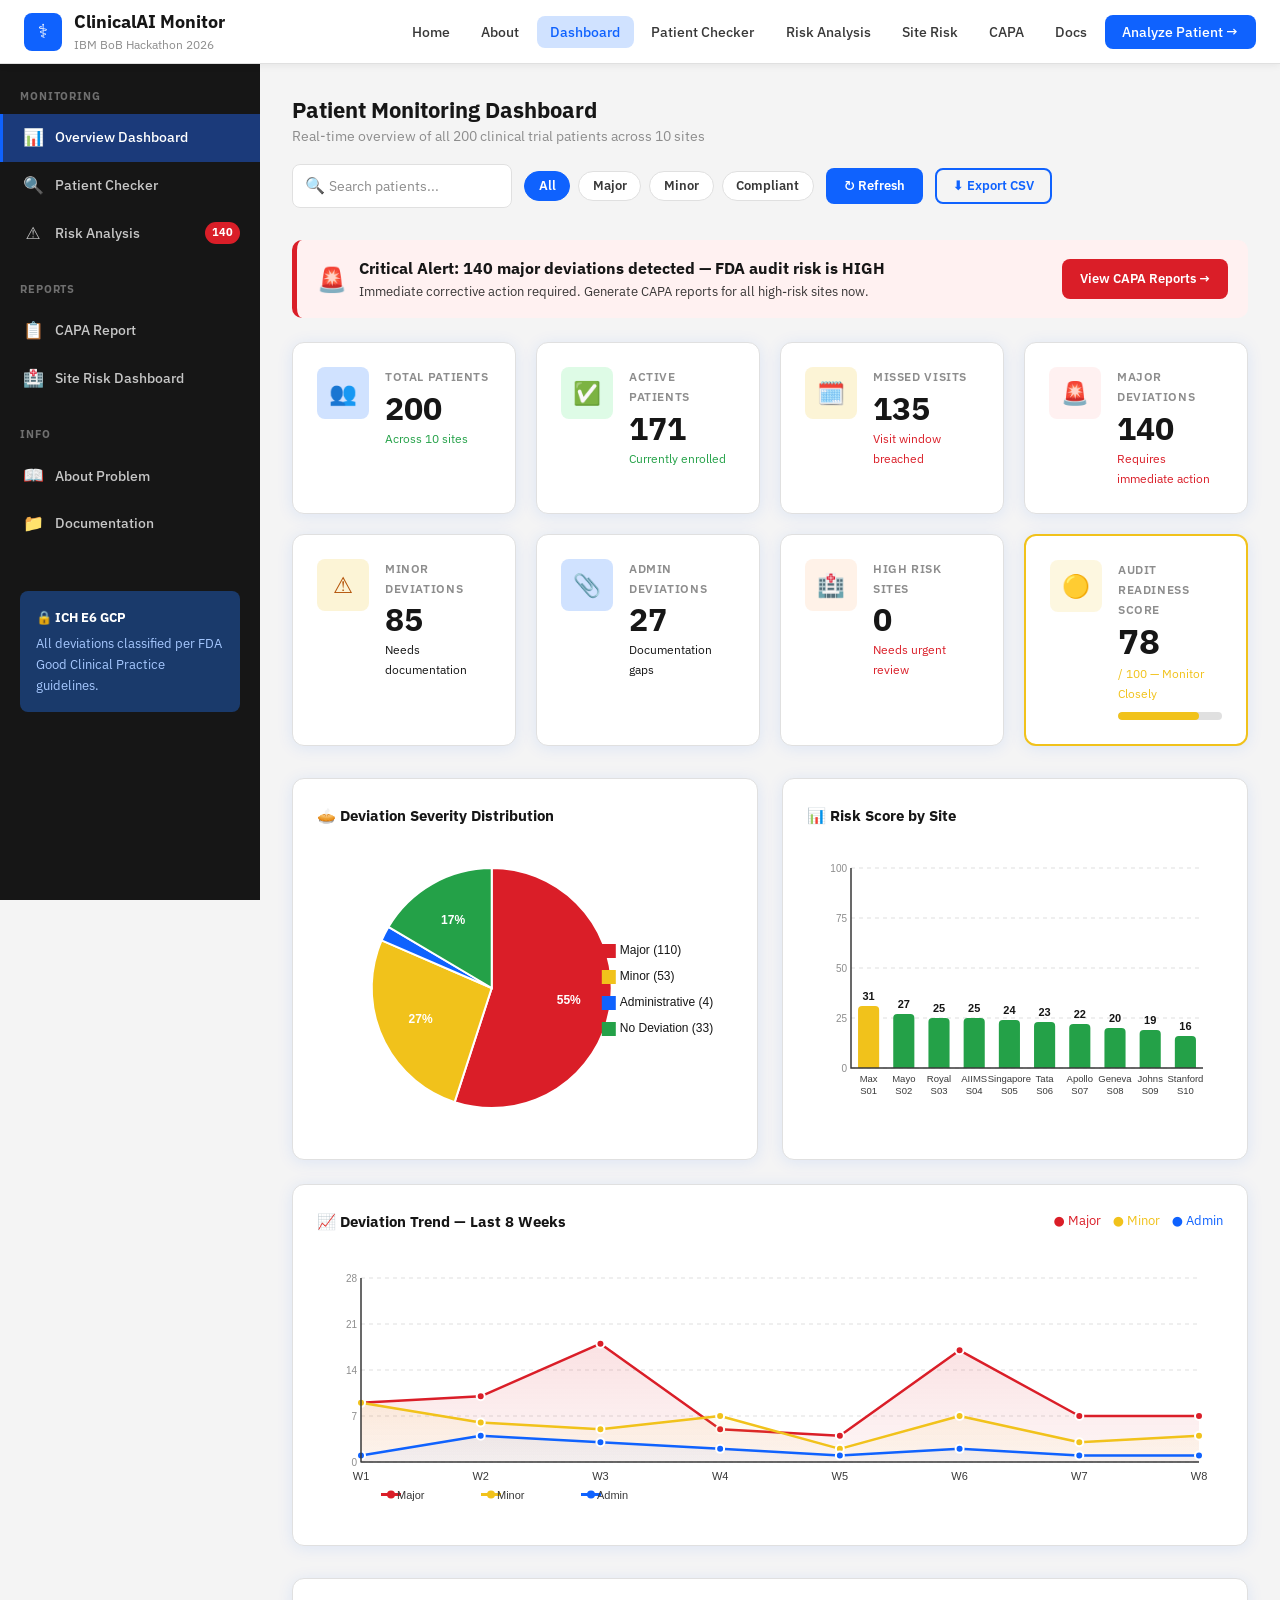
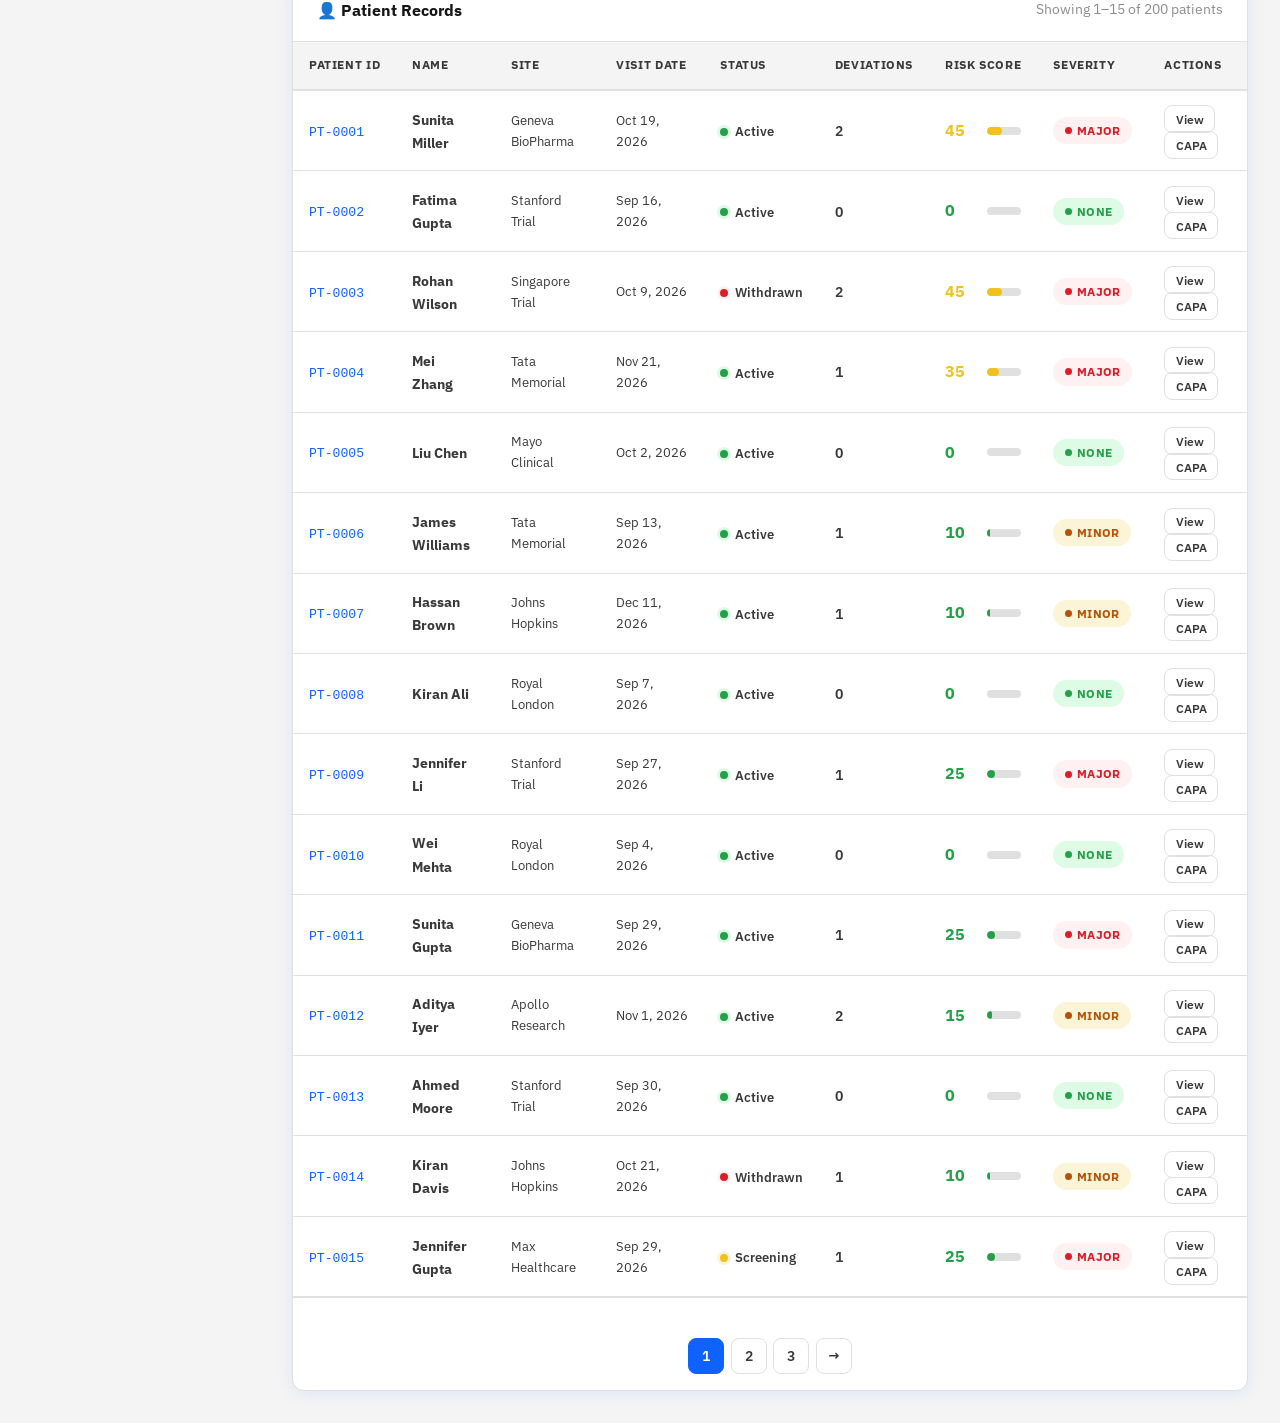
<file: dashboard.html>
<!DOCTYPE html>
<html lang="en">
<head>
  <meta charset="UTF-8" />
  <meta name="viewport" content="width=device-width, initial-scale=1.0" />
  <title>Patient Monitoring Dashboard | ClinicalAI Monitor</title>
  <link href="https://fonts.googleapis.com/css2?family=IBM+Plex+Sans:wght@400;500;600;700&display=swap" rel="stylesheet" />
  <link rel="stylesheet" href="assets/css/style.css" />
  <link rel="stylesheet" href="assets/css/dashboard.css" />
</head>
<body>

<!-- NAVBAR -->
<nav class="navbar">
  <div class="container-lg">
    <a href="index.html" class="nav-brand">
      <div class="brand-icon">⚕</div>
      <div><strong>ClinicalAI Monitor</strong><span class="sub">IBM BoB Hackathon 2026</span></div>
    </a>
    <ul class="nav-links">
      <li><a href="index.html">Home</a></li>
      <li><a href="about.html">About</a></li>
      <li><a href="dashboard.html" class="active">Dashboard</a></li>
      <li><a href="patient-checker.html">Patient Checker</a></li>
      <li><a href="risk-analysis.html">Risk Analysis</a></li>
      <li><a href="site-dashboard.html">Site Risk</a></li>
      <li><a href="capa-report.html">CAPA</a></li>
      <li><a href="documentation.html">Docs</a></li>
      <li><a href="patient-checker.html" class="nav-cta">Analyze Patient →</a></li>
    </ul>
    <button class="hamburger"><span></span><span></span><span></span></button>
  </div>
</nav>

<!-- APP LAYOUT -->
<div class="app-layout">

  <!-- SIDEBAR -->
  <aside class="sidebar">
    <div class="sidebar-section">
      <div class="sidebar-label">Monitoring</div>
      <a href="dashboard.html" class="sidebar-link active">
        <span class="icon">📊</span> Overview Dashboard
      </a>
      <a href="patient-checker.html" class="sidebar-link">
        <span class="icon">🔍</span> Patient Checker
      </a>
      <a href="risk-analysis.html" class="sidebar-link">
        <span class="icon">⚠️</span> Risk Analysis
        <span class="sidebar-badge" id="sidebarBadge">—</span>
      </a>
    </div>
    <div class="sidebar-section">
      <div class="sidebar-label">Reports</div>
      <a href="capa-report.html" class="sidebar-link">
        <span class="icon">📋</span> CAPA Report
      </a>
      <a href="site-dashboard.html" class="sidebar-link">
        <span class="icon">🏥</span> Site Risk Dashboard
      </a>
    </div>
    <div class="sidebar-section">
      <div class="sidebar-label">Info</div>
      <a href="about.html" class="sidebar-link">
        <span class="icon">📖</span> About Problem
      </a>
      <a href="documentation.html" class="sidebar-link">
        <span class="icon">📁</span> Documentation
      </a>
    </div>
    <div style="padding:1.25rem;margin-top:auto">
      <div style="background:#1A3A6B;border-radius:8px;padding:1rem;font-size:0.82rem;color:#A6C8FF">
        <div style="font-weight:700;margin-bottom:0.3rem;color:white">🔒 ICH E6 GCP</div>
        All deviations classified per FDA Good Clinical Practice guidelines.
      </div>
    </div>
  </aside>

  <!-- MAIN CONTENT -->
  <main class="main-content">

    <!-- Dashboard Header -->
    <div class="dash-header">
      <div class="dash-title">
        <h2>Patient Monitoring Dashboard</h2>
        <p>Real-time overview of all 200 clinical trial patients across 10 sites</p>
      </div>
      <div class="dash-actions">
        <div class="search-wrap">
          <span class="search-icon">🔍</span>
          <input type="text" class="form-control" id="searchInput" placeholder="Search patients..." style="width:220px;padding-left:2.25rem" />
        </div>
        <div class="chip-filters">
          <button class="chip active" data-filter="all">All</button>
          <button class="chip" data-filter="major">Major</button>
          <button class="chip" data-filter="minor">Minor</button>
          <button class="chip" data-filter="none">Compliant</button>
        </div>
        <button class="btn btn-blue btn-sm" onclick="refreshDashboard()">↻ Refresh</button>
        <button class="btn btn-outline btn-sm" onclick="exportCSV()">⬇ Export CSV</button>
      </div>
    </div>

    <!-- Executive Summary Alert Banner -->
    <div id="execBanner" style="display:none;margin-bottom:1.5rem;padding:1rem 1.25rem;border-radius:10px;border-left:5px solid;display:flex;align-items:center;justify-content:space-between;flex-wrap:wrap;gap:0.75rem">
      <div style="display:flex;align-items:center;gap:0.75rem">
        <span id="execBannerIcon" style="font-size:1.5rem"></span>
        <div>
          <div style="font-weight:700;font-size:1rem" id="execBannerTitle"></div>
          <div style="font-size:0.82rem;opacity:0.85" id="execBannerMsg"></div>
        </div>
      </div>
      <a href="capa-report.html" class="btn btn-sm" id="execBannerBtn" style="flex-shrink:0">View CAPA Reports →</a>
    </div>

    <!-- KPI Cards -->
    <div class="kpi-grid" id="kpiGrid">
      <div class="kpi-card">
        <div class="kpi-icon blue">👥</div>
        <div class="kpi-body">
          <div class="kpi-label">Total Patients</div>
          <div class="kpi-value" id="kpiTotal">—</div>
          <div class="kpi-delta up" id="kpiTotalSub">Across 10 sites</div>
        </div>
      </div>
      <div class="kpi-card">
        <div class="kpi-icon green">✅</div>
        <div class="kpi-body">
          <div class="kpi-label">Active Patients</div>
          <div class="kpi-value" id="kpiActive">—</div>
          <div class="kpi-delta up" id="kpiActiveSub">Currently enrolled</div>
        </div>
      </div>
      <div class="kpi-card">
        <div class="kpi-icon yellow">🗓️</div>
        <div class="kpi-body">
          <div class="kpi-label">Missed Visits</div>
          <div class="kpi-value" id="kpiMissed">—</div>
          <div class="kpi-delta down">Visit window breached</div>
        </div>
      </div>
      <div class="kpi-card">
        <div class="kpi-icon red">🚨</div>
        <div class="kpi-body">
          <div class="kpi-label">Major Deviations</div>
          <div class="kpi-value" id="kpiMajor">—</div>
          <div class="kpi-delta down">Requires immediate action</div>
        </div>
      </div>
      <div class="kpi-card">
        <div class="kpi-icon yellow">⚠️</div>
        <div class="kpi-body">
          <div class="kpi-label">Minor Deviations</div>
          <div class="kpi-value" id="kpiMinor">—</div>
          <div class="kpi-delta">Needs documentation</div>
        </div>
      </div>
      <div class="kpi-card">
        <div class="kpi-icon blue">📎</div>
        <div class="kpi-body">
          <div class="kpi-label">Admin Deviations</div>
          <div class="kpi-value" id="kpiAdmin">—</div>
          <div class="kpi-delta">Documentation gaps</div>
        </div>
      </div>
      <div class="kpi-card">
        <div class="kpi-icon orange">🏥</div>
        <div class="kpi-body">
          <div class="kpi-label">High Risk Sites</div>
          <div class="kpi-value" id="kpiHighRisk">—</div>
          <div class="kpi-delta down">Needs urgent review</div>
        </div>
      </div>
      <!-- AUDIT READINESS SCORE — the key executive metric -->
      <div class="kpi-card" style="border:2px solid" id="auditCard">
        <div class="kpi-icon" id="auditIcon">🎯</div>
        <div class="kpi-body">
          <div class="kpi-label">Audit Readiness Score</div>
          <div class="kpi-value" id="kpiAudit" style="font-size:2.2rem">—</div>
          <div class="kpi-delta" id="kpiAuditSub">/ 100 · ICH E6 GCP</div>
          <div style="margin-top:0.5rem">
            <div class="progress-bar-wrap">
              <div class="progress-bar" id="auditProgressBar" style="width:0%"></div>
            </div>
          </div>
        </div>
      </div>
    </div>

    <!-- Charts Row -->
    <div class="charts-grid">
      <div class="chart-card">
        <div class="chart-card-header">
          <span class="chart-card-title">🥧 Deviation Severity Distribution</span>
        </div>
        <div class="chart-area">
          <canvas id="pieChart"></canvas>
        </div>
      </div>
      <div class="chart-card">
        <div class="chart-card-header">
          <span class="chart-card-title">📊 Risk Score by Site</span>
        </div>
        <div class="chart-area">
          <canvas id="barChart"></canvas>
        </div>
      </div>
      <div class="chart-card span-full">
        <div class="chart-card-header">
          <span class="chart-card-title">📈 Deviation Trend — Last 8 Weeks</span>
          <div style="display:flex;gap:0.75rem;font-size:0.8rem">
            <span style="color:#DA1E28">● Major</span>
            <span style="color:#F1C21B">● Minor</span>
            <span style="color:#0F62FE">● Admin</span>
          </div>
        </div>
        <div class="chart-area">
          <canvas id="lineChart"></canvas>
        </div>
      </div>
    </div>

    <!-- Patient Table -->
    <div class="card" style="padding:0;overflow:hidden">
      <div style="padding:1.25rem 1.5rem;border-bottom:1px solid #E0E0E0;display:flex;align-items:center;justify-content:space-between;flex-wrap:wrap;gap:0.75rem">
        <h3 style="font-size:1rem;font-weight:700">👤 Patient Records</h3>
        <span id="tableCount" style="font-size:0.85rem;color:#8D8D8D"></span>
      </div>
      <div class="table-wrap">
        <table>
          <thead>
            <tr>
              <th>Patient ID</th>
              <th>Name</th>
              <th>Site</th>
              <th>Visit Date</th>
              <th>Status</th>
              <th>Deviations</th>
              <th>Risk Score</th>
              <th>Severity</th>
              <th>Actions</th>
            </tr>
          </thead>
          <tbody id="patientTableBody"></tbody>
        </table>
      </div>
      <div style="padding:1rem 1.5rem;border-top:1px solid #E0E0E0">
        <div class="pagination" id="paginationWrap"></div>
      </div>
    </div>

  </main>
</div>

<!-- Patient Detail Modal -->
<div class="modal-overlay" id="patientModal">
  <div class="modal">
    <div class="modal-header">
      <h3 id="modalTitle">Patient Details</h3>
      <button class="modal-close">✕</button>
    </div>
    <div class="modal-body" id="modalBody"></div>
    <div class="modal-footer">
      <a href="capa-report.html" class="btn btn-blue btn-sm">Generate CAPA →</a>
      <button class="btn btn-outline btn-sm" onclick="closeModal('patientModal')">Close</button>
    </div>
  </div>
</div>

<div id="toast-container"></div>
<button id="scrollTop">↑</button>

<!-- Scripts -->
<script src="assets/js/data.js"></script>
<script src="assets/js/ai-engine.js"></script>
<script src="assets/js/charts.js"></script>
<script src="assets/js/main.js"></script>
<script>
/* ────── Dashboard Logic ────── */
const PAGE_SIZE = 15;
let currentPage = 1;
let filteredPatients = [];
let allResults = [];

function buildResults() {
  allResults = window.APP_DATA.patients.map(p => ({
    patient: p,
    result:  window.AI.analyzePatient(p)
  }));
  filteredPatients = [...allResults];
}

function renderKPIs() {
  const pts  = window.APP_DATA.patients;
  const kpis = window.AI.computeKPIs(pts);
  document.getElementById("kpiTotal").textContent    = kpis.totalPatients;
  document.getElementById("kpiActive").textContent   = kpis.activePatients;
  document.getElementById("kpiMissed").textContent   = kpis.missedVisits;
  document.getElementById("kpiMajor").textContent    = kpis.majorDeviations;
  document.getElementById("kpiMinor").textContent    = kpis.minorDeviations;
  document.getElementById("kpiAdmin").textContent    = kpis.adminDeviations;
  document.getElementById("kpiHighRisk").textContent = kpis.highRiskSites;
  document.getElementById("sidebarBadge").textContent = kpis.majorDeviations;

  // Audit Readiness Score
  const auditScore = window.AI.computeAuditReadiness(pts);
  document.getElementById("kpiAudit").textContent = auditScore;

  // Color-code the audit card
  const auditCard     = document.getElementById("auditCard");
  const auditIcon     = document.getElementById("auditIcon");
  const auditBar      = document.getElementById("auditProgressBar");
  const auditSub      = document.getElementById("kpiAuditSub");
  let auditColor, auditLabel, auditEmoji, barClass;
  if (auditScore >= 80)      { auditColor = "#24A148"; auditLabel = "FDA-Ready"; auditEmoji = "🟢"; barClass = "low"; }
  else if (auditScore >= 60) { auditColor = "#F1C21B"; auditLabel = "Monitor Closely"; auditEmoji = "🟡"; barClass = "medium"; }
  else if (auditScore >= 40) { auditColor = "#FF832B"; auditLabel = "Remediation Needed"; auditEmoji = "🟠"; barClass = "high"; }
  else                       { auditColor = "#DA1E28"; auditLabel = "CRITICAL – Act Now"; auditEmoji = "🔴"; barClass = "critical"; }

  auditCard.style.borderColor  = auditColor;
  auditCard.style.background   = auditScore < 60 ? (auditScore < 40 ? "#FFF1F1" : "#FFF8EE") : "white";
  auditIcon.textContent        = auditEmoji;
  auditIcon.style.background   = auditColor + "22";
  auditIcon.style.color        = auditColor;
  auditSub.textContent         = `/ 100 — ${auditLabel}`;
  auditSub.style.color         = auditColor;
  auditBar.className           = `progress-bar ${barClass}`;
  auditBar.style.width         = auditScore + "%";

  // Executive Banner
  const banner = document.getElementById("execBanner");
  if (auditScore < 60 || kpis.majorDeviations > 10) {
    const isCritical = auditScore < 40 || kpis.majorDeviations > 20;
    banner.style.display      = "flex";
    banner.style.background   = isCritical ? "#FFF1F1" : "#FFF8EE";
    banner.style.borderColor  = isCritical ? "#DA1E28" : "#FF832B";
    document.getElementById("execBannerIcon").textContent  = isCritical ? "🚨" : "⚠️";
    document.getElementById("execBannerTitle").textContent = isCritical
      ? `Critical Alert: ${kpis.majorDeviations} major deviations detected — FDA audit risk is HIGH`
      : `Warning: Audit readiness at ${auditScore}% — ${kpis.highRiskSites} sites need immediate review`;
    document.getElementById("execBannerMsg").textContent = isCritical
      ? "Immediate corrective action required. Generate CAPA reports for all high-risk sites now."
      : "Schedule CRA site visits for flagged sites within 5 business days. Review CAPA reports.";
    document.getElementById("execBannerBtn").style.background = isCritical ? "#DA1E28" : "#FF832B";
    document.getElementById("execBannerBtn").style.color      = "white";
  } else {
    banner.style.display = "none";
  }
}

function exportCSV() {
  const csv = window.AI.exportPatientCSV(window.APP_DATA.patients);
  const blob = new Blob([csv], { type: "text/csv" });
  const url  = URL.createObjectURL(blob);
  const a    = document.createElement("a");
  a.href     = url;
  a.download = `clinical-trial-patients-${new Date().toISOString().split("T")[0]}.csv`;
  a.click();
  URL.revokeObjectURL(url);
  Utils.showToast("Patient data exported to CSV!", "success");
}

function renderCharts() {
  const pts = window.APP_DATA.patients;
  const dist = window.AI.computeSeverityDist(pts);
  window.Charts.drawPieChart("pieChart", dist);

  const siteRisks = window.AI.computeSiteRisks(pts);
  window.Charts.drawBarChart("barChart", siteRisks);

  const trend = window.AI.computeTrend(pts);
  window.Charts.drawLineChart("lineChart", trend);
}

function renderTable() {
  const tbody  = document.getElementById("patientTableBody");
  const total  = filteredPatients.length;
  const start  = (currentPage - 1) * PAGE_SIZE;
  const slice  = filteredPatients.slice(start, start + PAGE_SIZE);

  document.getElementById("tableCount").textContent = `Showing ${Math.min(start+1,total)}–${Math.min(start+PAGE_SIZE,total)} of ${total} patients`;

  tbody.innerHTML = slice.map(({ patient: p, result: r }) => {
    const scoreClass = Utils.riskClass(r.riskScore);
    const topSeverity = r.majorCount > 0 ? "Major" : r.minorCount > 0 ? "Minor" : r.adminCount > 0 ? "Administrative" : "None";
    return `<tr>
      <td><code style="font-size:0.82rem;color:#0F62FE">${p.id}</code></td>
      <td><strong>${p.name}</strong></td>
      <td style="font-size:0.82rem">${p.siteName.split(" ").slice(0,2).join(" ")}</td>
      <td style="font-size:0.82rem">${Utils.fmtDate(p.visitDate)}</td>
      <td><span class="status-indicator"><span class="status-dot ${p.status==='Active'?'active':p.status==='Withdrawn'?'critical':'warning'}"></span>${p.status}</span></td>
      <td style="font-weight:600">${r.totalDeviations}</td>
      <td>
        <div class="risk-score-cell">
          <span class="risk-score-num" style="color:${Utils.riskColor(r.riskScore)}">${r.riskScore}</span>
          <div style="flex:1;max-width:70px">
            <div class="progress-bar-wrap"><div class="progress-bar ${scoreClass}" style="width:${r.riskScore}%"></div></div>
          </div>
        </div>
      </td>
      <td>${window.AI.severityBadge(topSeverity)}</td>
      <td>
        <button class="action-btn" onclick="showPatientModal('${p.id}')">View</button>
        <a href="capa-report.html?pid=${p.id}" class="action-btn" style="text-decoration:none">CAPA</a>
      </td>
    </tr>`;
  }).join("");

  renderPagination(total);
}

function renderPagination(total) {
  const pages = Math.ceil(total / PAGE_SIZE);
  const wrap  = document.getElementById("paginationWrap");
  let html = "";
  const prev = currentPage > 1 ? currentPage - 1 : null;
  const next = currentPage < pages ? currentPage + 1 : null;
  if (prev) html += `<button class="page-btn" onclick="goPage(${prev})">←</button>`;
  for (let p = Math.max(1,currentPage-2); p <= Math.min(pages,currentPage+2); p++) {
    html += `<button class="page-btn ${p===currentPage?'active':''}" onclick="goPage(${p})">${p}</button>`;
  }
  if (next) html += `<button class="page-btn" onclick="goPage(${next})">→</button>`;
  wrap.innerHTML = html;
}

function goPage(p) { currentPage = p; renderTable(); window.scrollTo({top:0,behavior:"smooth"}); }

function showPatientModal(pid) {
  const entry = allResults.find(e => e.patient.id === pid);
  if (!entry) return;
  const { patient: p, result: r } = entry;

  document.getElementById("modalTitle").textContent = `${p.id} — ${p.name}`;
  document.getElementById("modalBody").innerHTML = `
    <div style="display:grid;grid-template-columns:1fr 1fr;gap:0.75rem;margin-bottom:1.25rem">
      <div><span style="font-size:0.75rem;color:#8D8D8D;text-transform:uppercase;font-weight:700">Site</span><br>${p.siteName}</div>
      <div><span style="font-size:0.75rem;color:#8D8D8D;text-transform:uppercase;font-weight:700">Visit Date</span><br>${Utils.fmtDate(p.visitDate)}</div>
      <div><span style="font-size:0.75rem;color:#8D8D8D;text-transform:uppercase;font-weight:700">Dose</span><br>${p.doseGiven} mg (expected ${p.expectedDose} mg)</div>
      <div><span style="font-size:0.75rem;color:#8D8D8D;text-transform:uppercase;font-weight:700">Co-medication</span><br>${p.comed}</div>
    </div>
    <div style="margin-bottom:1rem">
      <strong>Risk Score: </strong>${window.AI.riskBadge(r.riskCategory)} 
      <span style="font-size:1.1rem;font-weight:700;color:${Utils.riskColor(r.riskScore)};margin-left:0.5rem">${r.riskScore}/100</span>
    </div>
    ${r.deviations.length === 0
      ? '<div class="alert alert-success">✅ No protocol deviations detected. Patient is fully compliant.</div>'
      : r.deviations.map(d => `
        <div class="alert ${d.severity==='Major'?'alert-danger':d.severity==='Minor'?'alert-warning':'alert-info'}" style="margin-bottom:0.5rem">
          ${window.AI.severityBadge(d.severity)} <strong>${d.type}</strong><br>
          <span style="font-size:0.87rem">${d.detail}</span>
        </div>`).join("")
    }`;
  openModal("patientModal");
}

/* Search & Filter */
document.getElementById("searchInput").addEventListener("input", function() {
  const q = this.value.toLowerCase();
  filteredPatients = allResults.filter(({ patient: p }) =>
    p.id.toLowerCase().includes(q) ||
    p.name.toLowerCase().includes(q) ||
    p.siteName.toLowerCase().includes(q)
  );
  currentPage = 1;
  renderTable();
});

document.querySelectorAll(".chip[data-filter]").forEach(chip => {
  chip.addEventListener("click", function() {
    document.querySelectorAll(".chip[data-filter]").forEach(c => c.classList.remove("active"));
    this.classList.add("active");
    const f = this.dataset.filter;
    filteredPatients = allResults.filter(({ result: r }) => {
      if (f === "all")   return true;
      if (f === "major") return r.majorCount > 0;
      if (f === "minor") return r.minorCount > 0 && r.majorCount === 0;
      if (f === "none")  return r.totalDeviations === 0;
      return true;
    });
    currentPage = 1;
    renderTable();
  });
});

function refreshDashboard() {
  Utils.showLoading("Refreshing data...");
  setTimeout(() => {
    buildResults();
    filteredPatients = [...allResults];
    renderKPIs();
    renderCharts();
    renderTable();
    Utils.hideLoading();
    Utils.showToast("Dashboard refreshed successfully!", "success");
  }, 800);
}

window.refreshCharts = renderCharts;

/* Init */
document.addEventListener("DOMContentLoaded", () => {
  buildResults();
  renderKPIs();
  renderCharts();
  renderTable();
  window.Charts.initCharts();
});
</script>
</body>
</html>
</file>
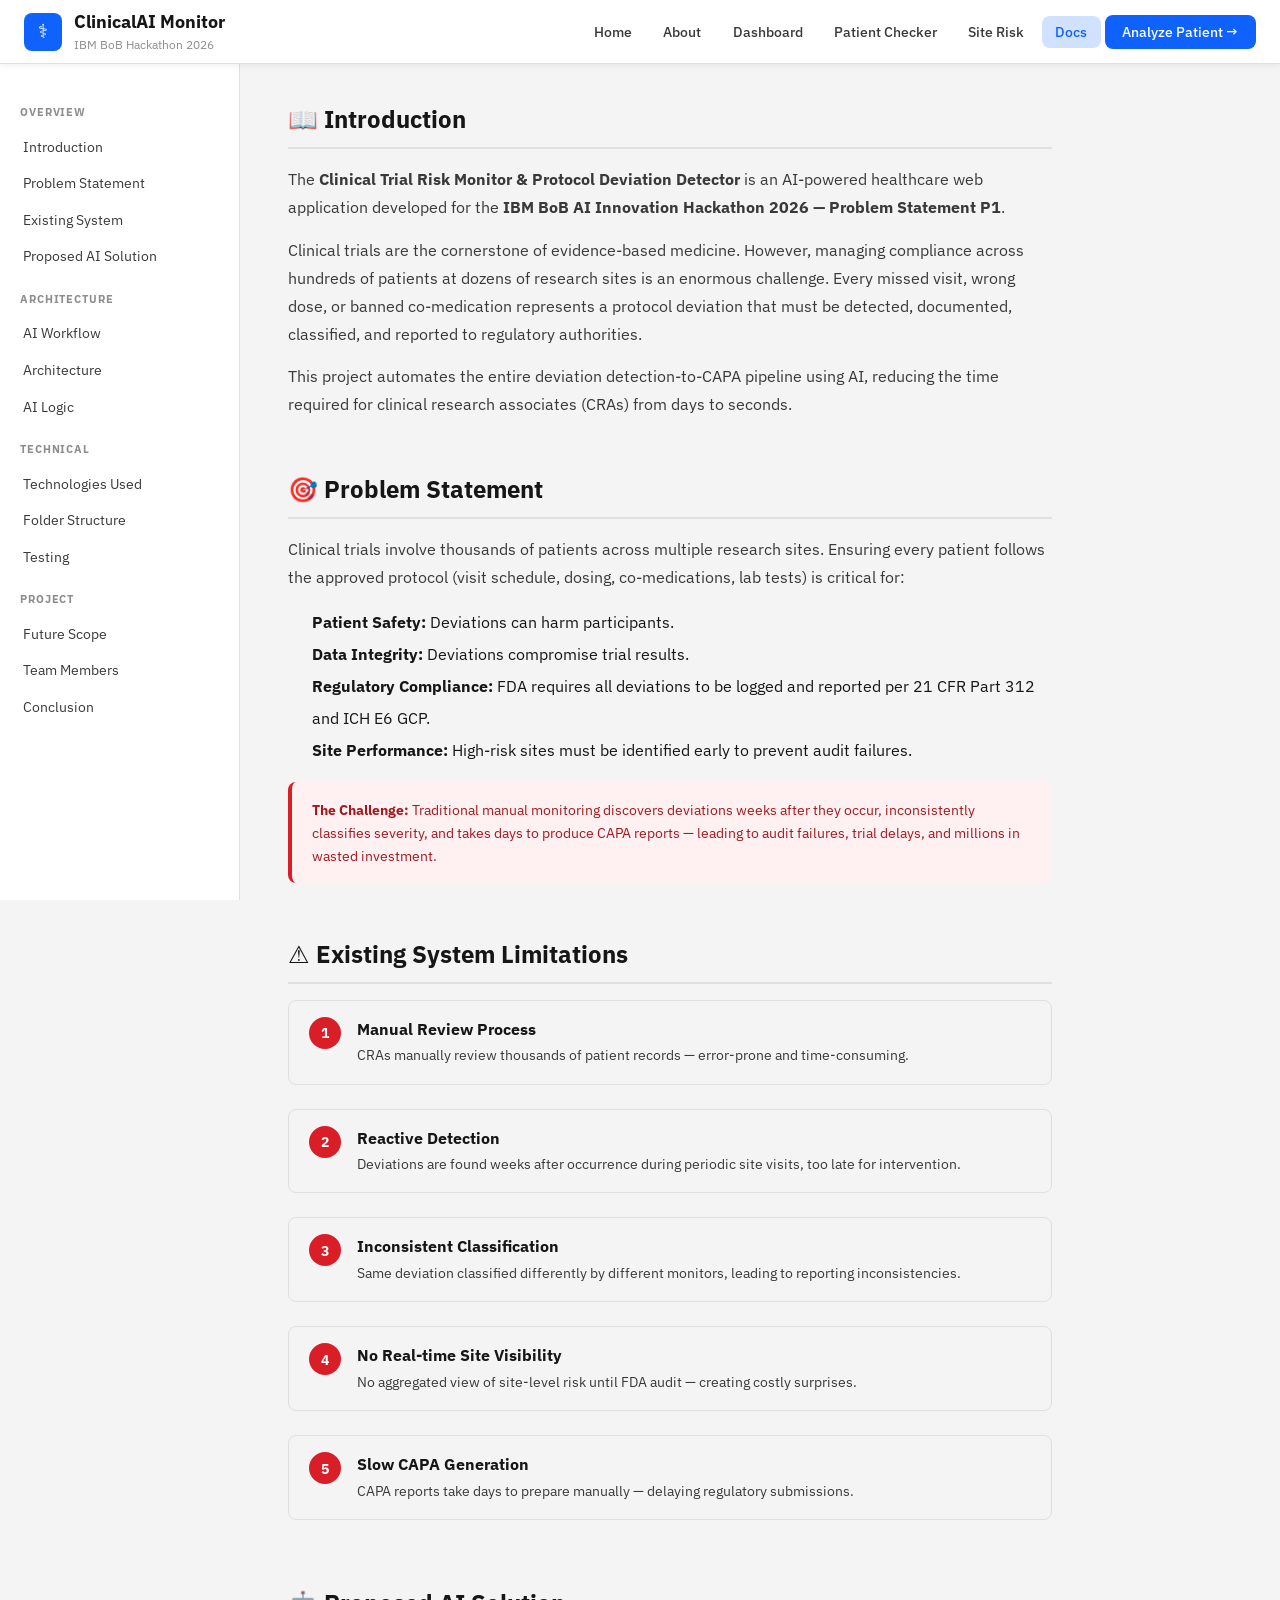
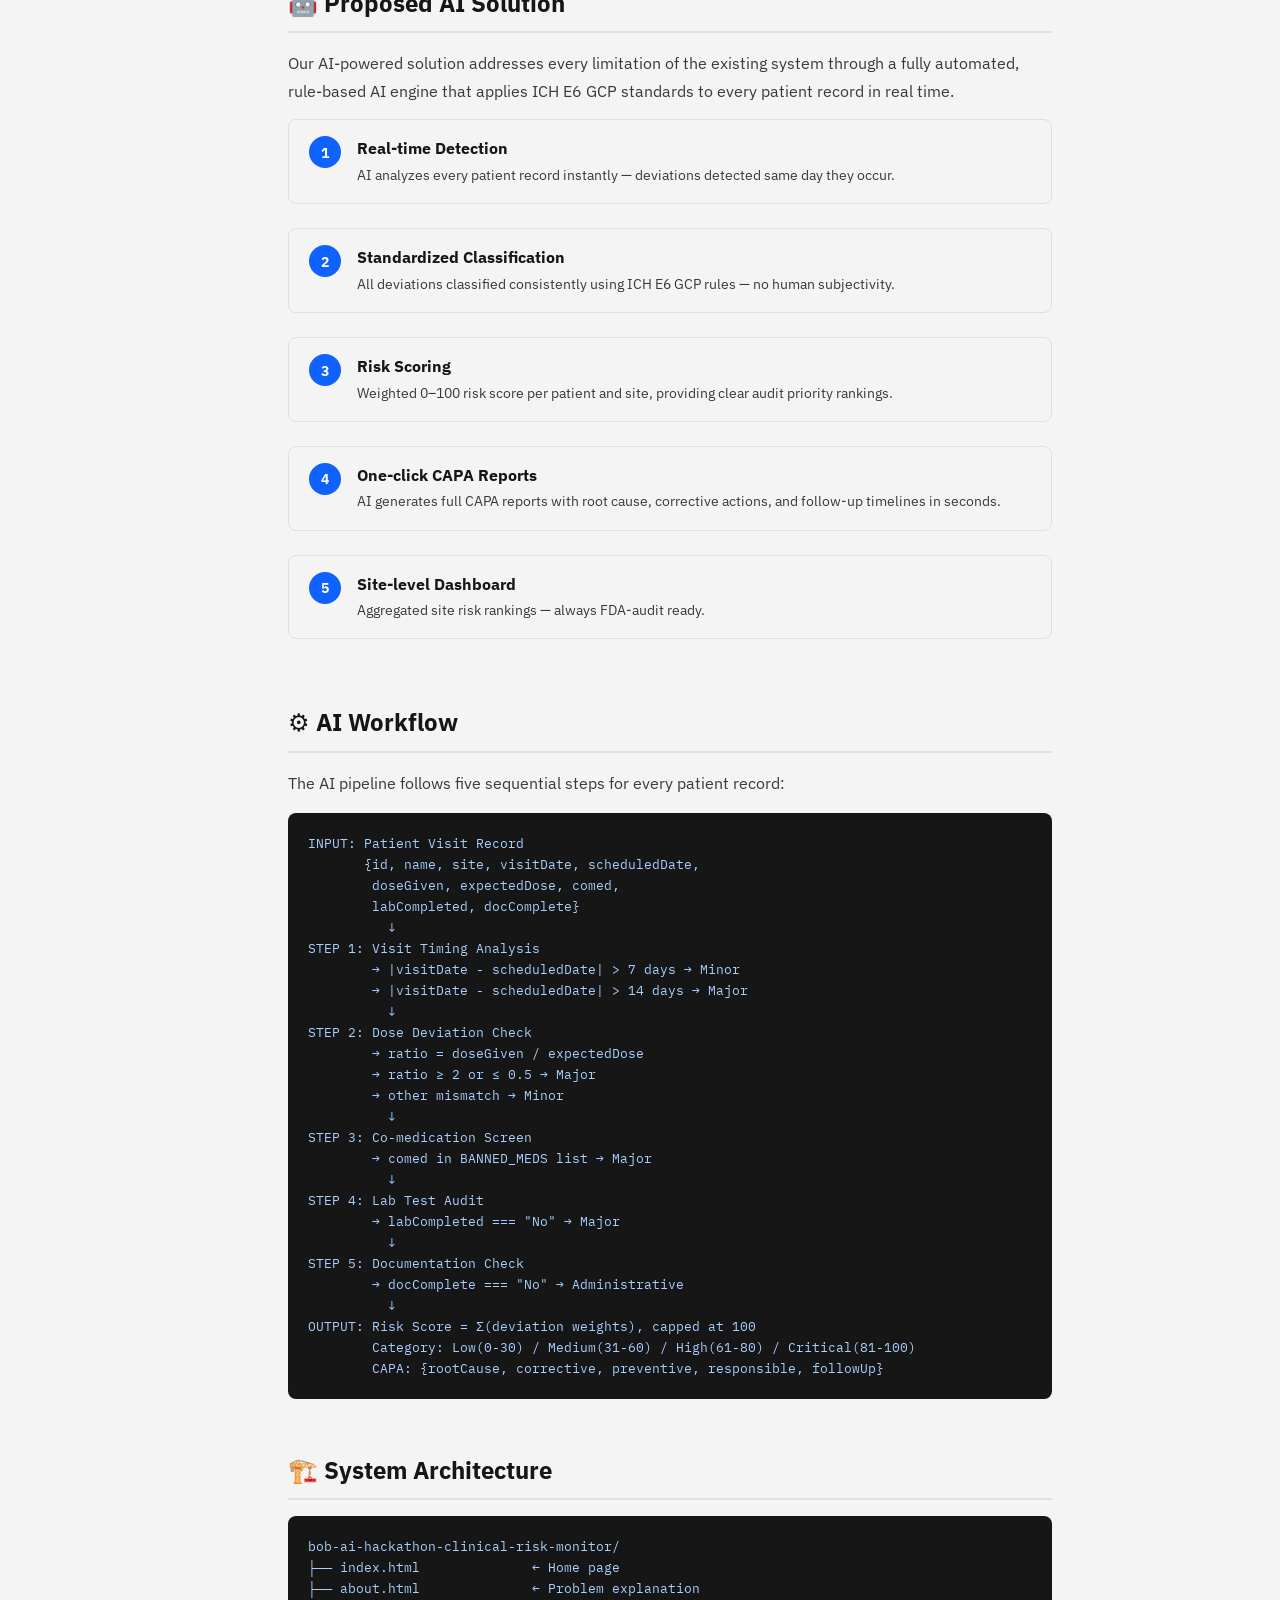
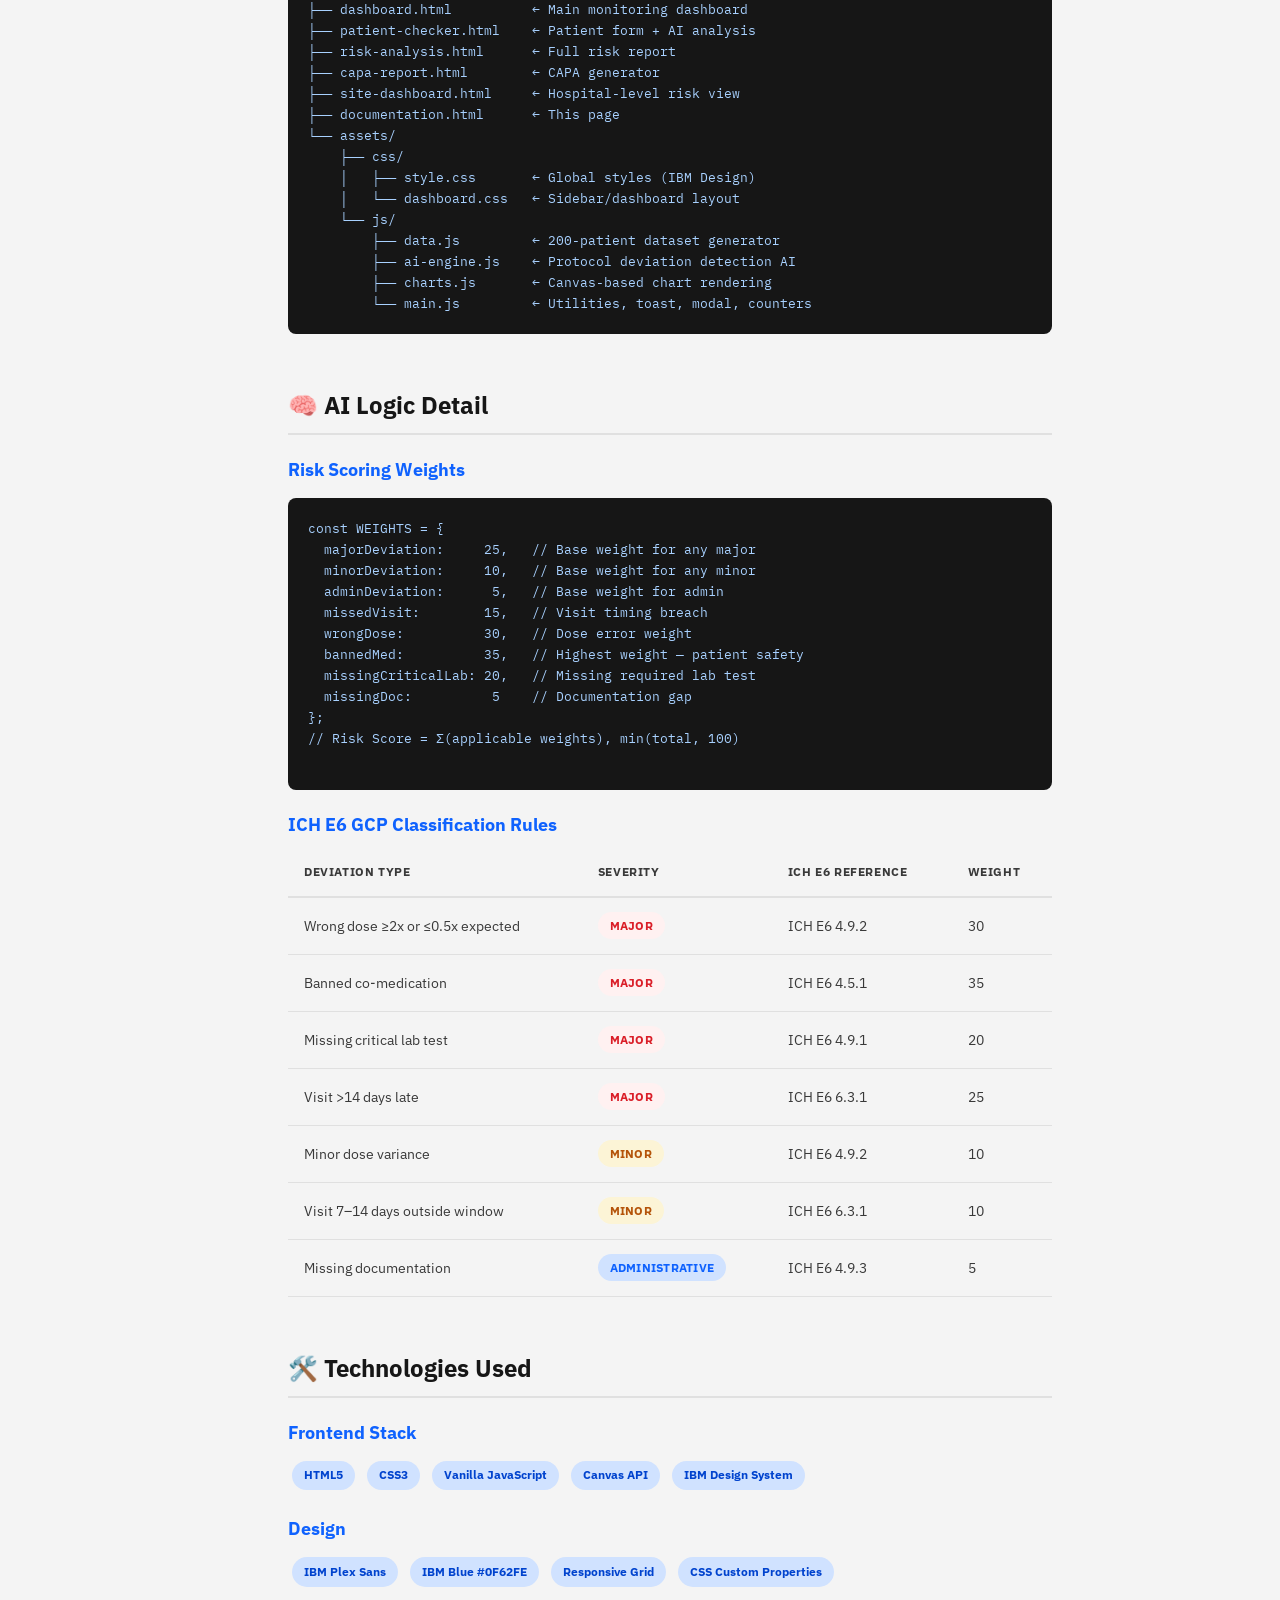
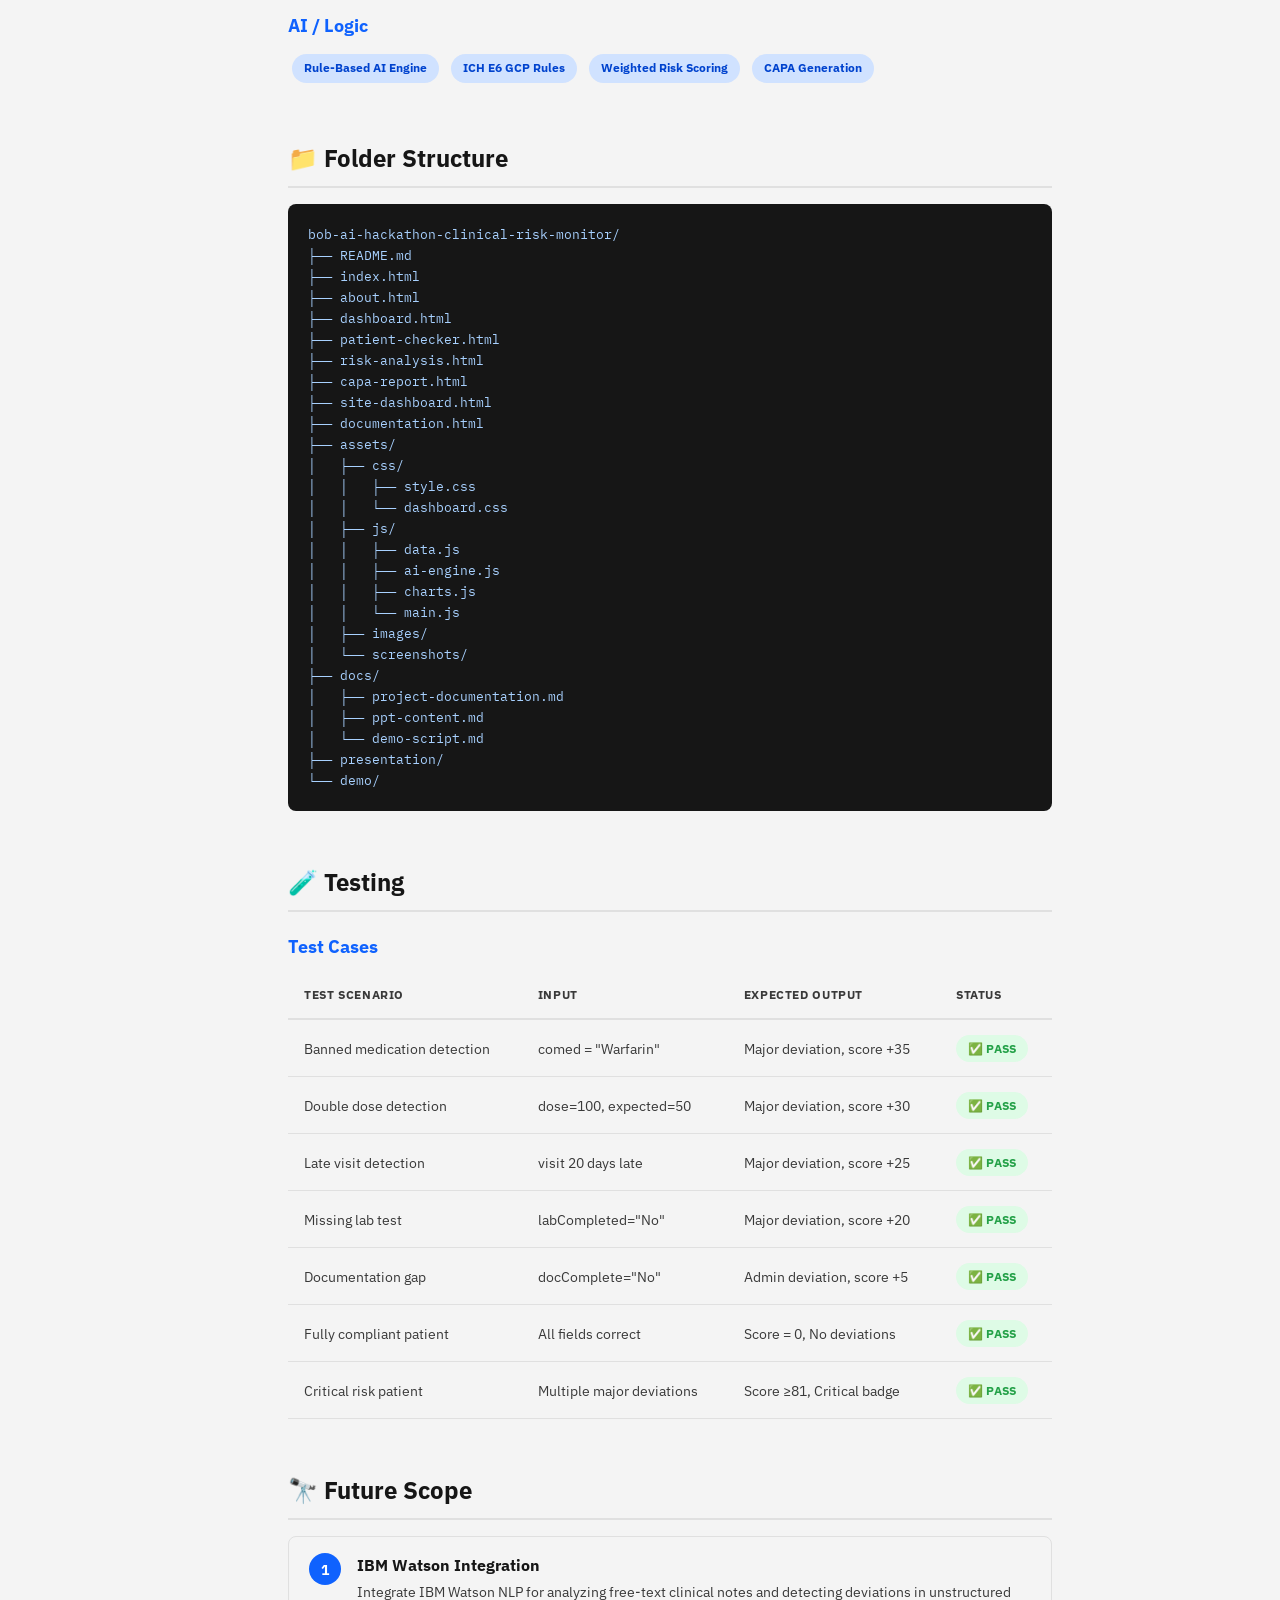
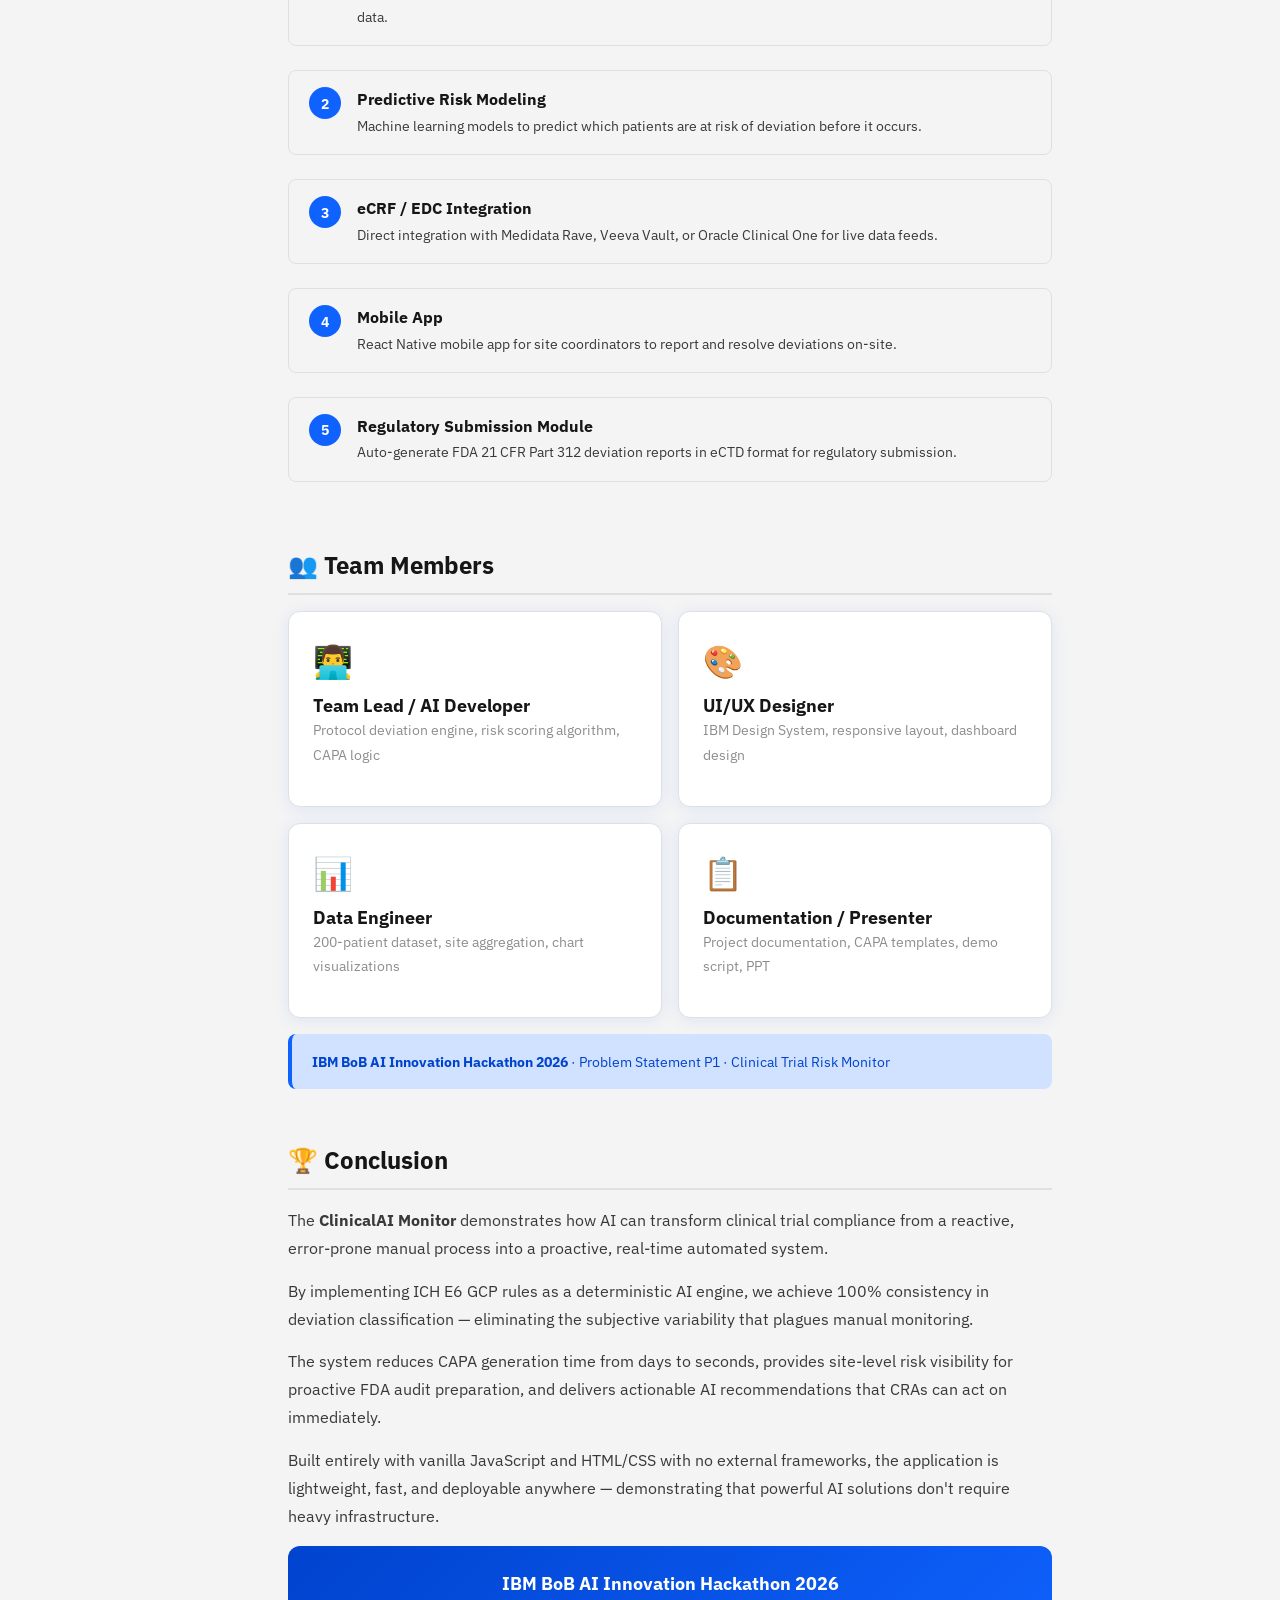
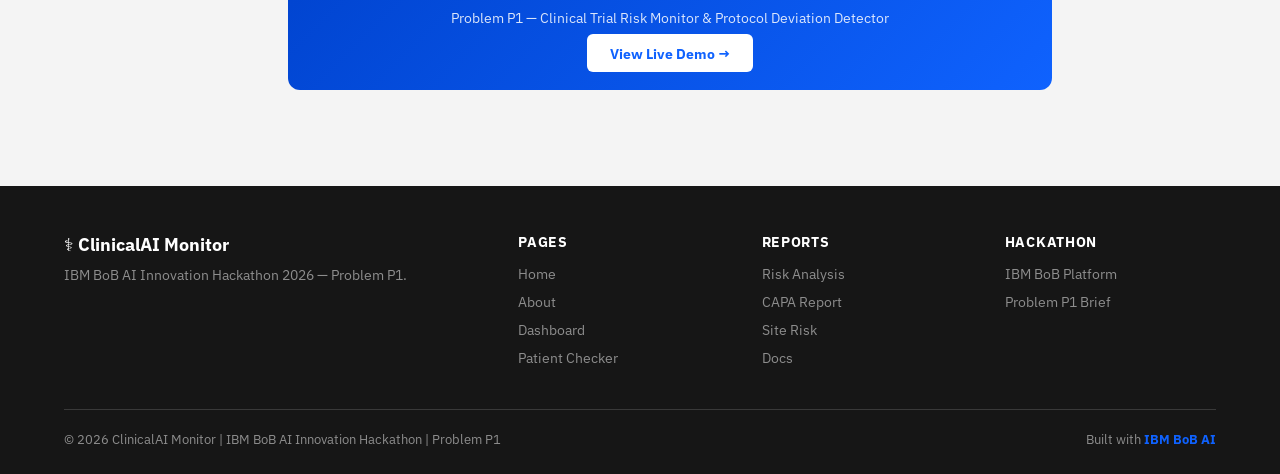
<file: documentation.html>
<!DOCTYPE html>
<html lang="en">
<head>
  <meta charset="UTF-8" />
  <meta name="viewport" content="width=device-width, initial-scale=1.0" />
  <title>Documentation | ClinicalAI Monitor</title>
  <link href="https://fonts.googleapis.com/css2?family=IBM+Plex+Sans:wght@400;500;600;700&family=IBM+Plex+Mono:wght@400;600&display=swap" rel="stylesheet" />
  <link rel="stylesheet" href="assets/css/style.css" />
  <style>
    .doc-layout { display: grid; grid-template-columns: 240px 1fr; gap: 0; min-height: calc(100vh - 64px); }
    .doc-sidebar { position: sticky; top: 64px; height: calc(100vh - 64px); overflow-y: auto; background: white; border-right: 1px solid #E0E0E0; padding: 1.5rem 0; }
    .doc-sidebar-label { font-size: 0.7rem; font-weight: 700; color: #8D8D8D; text-transform: uppercase; letter-spacing: 0.08em; padding: 0 1.25rem; margin: 1rem 0 0.4rem; }
    .doc-sidebar a { display: block; padding: 0.45rem 1.25rem; font-size: 0.87rem; color: #393939; border-left: 3px solid transparent; transition: all 0.2s; }
    .doc-sidebar a:hover, .doc-sidebar a.active { background: #D0E2FF; color: #0F62FE; border-left-color: #0F62FE; }
    .doc-main { padding: 2.5rem 3rem; max-width: 860px; }
    .doc-section { margin-bottom: 3.5rem; scroll-margin-top: 80px; }
    .doc-section h2 { font-size: 1.5rem; margin-bottom: 1rem; padding-bottom: 0.75rem; border-bottom: 2px solid #E0E0E0; }
    .doc-section h3 { font-size: 1.1rem; margin: 1.5rem 0 0.75rem; color: #0F62FE; }
    .doc-section p  { margin-bottom: 0.9rem; line-height: 1.75; }
    pre { background: #161616; color: #A8D1FF; padding: 1.25rem; border-radius: 8px; font-family: 'IBM Plex Mono', monospace; font-size: 0.82rem; overflow-x: auto; margin: 1rem 0 1.5rem; line-height: 1.6; }
    .tech-tag { display: inline-flex; align-items: center; gap: 0.4rem; background: #D0E2FF; color: #0043CE; padding: 0.3rem 0.75rem; border-radius: 50px; font-size: 0.78rem; font-weight: 700; margin: 0.25rem; }
    .arch-box { border: 1.5px solid #E0E0E0; border-radius: 8px; padding: 1rem 1.25rem; margin-bottom: 0.75rem; display: flex; align-items: flex-start; gap: 1rem; }
    .arch-num { width: 32px; height: 32px; background: #0F62FE; color: white; border-radius: 50%; display: flex; align-items: center; justify-content: center; font-weight: 700; font-size: 0.9rem; flex-shrink: 0; }
    @media (max-width: 768px) { .doc-layout { grid-template-columns: 1fr; } .doc-sidebar { display: none; } .doc-main { padding: 1.5rem; } }
  </style>
</head>
<body>

<!-- NAVBAR -->
<nav class="navbar">
  <div class="container-lg">
    <a href="index.html" class="nav-brand">
      <div class="brand-icon">⚕</div>
      <div><strong>ClinicalAI Monitor</strong><span class="sub">IBM BoB Hackathon 2026</span></div>
    </a>
    <ul class="nav-links">
      <li><a href="index.html">Home</a></li>
      <li><a href="about.html">About</a></li>
      <li><a href="dashboard.html">Dashboard</a></li>
      <li><a href="patient-checker.html">Patient Checker</a></li>
      <li><a href="site-dashboard.html">Site Risk</a></li>
      <li><a href="documentation.html" class="active">Docs</a></li>
      <li><a href="patient-checker.html" class="nav-cta">Analyze Patient →</a></li>
    </ul>
    <button class="hamburger"><span></span><span></span><span></span></button>
  </div>
</nav>

<div class="doc-layout">

  <!-- DOC SIDEBAR -->
  <aside class="doc-sidebar">
    <div class="doc-sidebar-label">Overview</div>
    <a href="#intro" class="active">Introduction</a>
    <a href="#problem">Problem Statement</a>
    <a href="#existing">Existing System</a>
    <a href="#solution">Proposed AI Solution</a>

    <div class="doc-sidebar-label">Architecture</div>
    <a href="#workflow">AI Workflow</a>
    <a href="#architecture">Architecture</a>
    <a href="#ai-logic">AI Logic</a>

    <div class="doc-sidebar-label">Technical</div>
    <a href="#tech">Technologies Used</a>
    <a href="#structure">Folder Structure</a>
    <a href="#testing">Testing</a>

    <div class="doc-sidebar-label">Project</div>
    <a href="#future">Future Scope</a>
    <a href="#team">Team Members</a>
    <a href="#conclusion">Conclusion</a>
  </aside>

  <!-- MAIN DOC CONTENT -->
  <main class="doc-main">

    <!-- Introduction -->
    <div class="doc-section" id="intro">
      <h2>📖 Introduction</h2>
      <p>The <strong>Clinical Trial Risk Monitor &amp; Protocol Deviation Detector</strong> is an AI-powered healthcare web application developed for the <strong>IBM BoB AI Innovation Hackathon 2026 — Problem Statement P1</strong>.</p>
      <p>Clinical trials are the cornerstone of evidence-based medicine. However, managing compliance across hundreds of patients at dozens of research sites is an enormous challenge. Every missed visit, wrong dose, or banned co-medication represents a protocol deviation that must be detected, documented, classified, and reported to regulatory authorities.</p>
      <p>This project automates the entire deviation detection-to-CAPA pipeline using AI, reducing the time required for clinical research associates (CRAs) from days to seconds.</p>
    </div>

    <!-- Problem Statement -->
    <div class="doc-section" id="problem">
      <h2>🎯 Problem Statement</h2>
      <p>Clinical trials involve thousands of patients across multiple research sites. Ensuring every patient follows the approved protocol (visit schedule, dosing, co-medications, lab tests) is critical for:</p>
      <ul style="padding-left:1.5rem;margin-bottom:1rem;line-height:2">
        <li><strong>Patient Safety:</strong> Deviations can harm participants.</li>
        <li><strong>Data Integrity:</strong> Deviations compromise trial results.</li>
        <li><strong>Regulatory Compliance:</strong> FDA requires all deviations to be logged and reported per 21 CFR Part 312 and ICH E6 GCP.</li>
        <li><strong>Site Performance:</strong> High-risk sites must be identified early to prevent audit failures.</li>
      </ul>
      <div class="alert alert-danger">
        <strong>The Challenge:</strong> Traditional manual monitoring discovers deviations weeks after they occur, inconsistently classifies severity, and takes days to produce CAPA reports — leading to audit failures, trial delays, and millions in wasted investment.
      </div>
    </div>

    <!-- Existing System -->
    <div class="doc-section" id="existing">
      <h2>⚠️ Existing System Limitations</h2>
      <div style="display:flex;flex-direction:column;gap:0.75rem">
        <div class="arch-box"><div class="arch-num" style="background:#DA1E28">1</div><div><strong>Manual Review Process</strong><p style="margin:0;font-size:0.9rem">CRAs manually review thousands of patient records — error-prone and time-consuming.</p></div></div>
        <div class="arch-box"><div class="arch-num" style="background:#DA1E28">2</div><div><strong>Reactive Detection</strong><p style="margin:0;font-size:0.9rem">Deviations are found weeks after occurrence during periodic site visits, too late for intervention.</p></div></div>
        <div class="arch-box"><div class="arch-num" style="background:#DA1E28">3</div><div><strong>Inconsistent Classification</strong><p style="margin:0;font-size:0.9rem">Same deviation classified differently by different monitors, leading to reporting inconsistencies.</p></div></div>
        <div class="arch-box"><div class="arch-num" style="background:#DA1E28">4</div><div><strong>No Real-time Site Visibility</strong><p style="margin:0;font-size:0.9rem">No aggregated view of site-level risk until FDA audit — creating costly surprises.</p></div></div>
        <div class="arch-box"><div class="arch-num" style="background:#DA1E28">5</div><div><strong>Slow CAPA Generation</strong><p style="margin:0;font-size:0.9rem">CAPA reports take days to prepare manually — delaying regulatory submissions.</p></div></div>
      </div>
    </div>

    <!-- Solution -->
    <div class="doc-section" id="solution">
      <h2>🤖 Proposed AI Solution</h2>
      <p>Our AI-powered solution addresses every limitation of the existing system through a fully automated, rule-based AI engine that applies ICH E6 GCP standards to every patient record in real time.</p>
      <div style="display:flex;flex-direction:column;gap:0.75rem">
        <div class="arch-box"><div class="arch-num">1</div><div><strong>Real-time Detection</strong><p style="margin:0;font-size:0.9rem">AI analyzes every patient record instantly — deviations detected same day they occur.</p></div></div>
        <div class="arch-box"><div class="arch-num">2</div><div><strong>Standardized Classification</strong><p style="margin:0;font-size:0.9rem">All deviations classified consistently using ICH E6 GCP rules — no human subjectivity.</p></div></div>
        <div class="arch-box"><div class="arch-num">3</div><div><strong>Risk Scoring</strong><p style="margin:0;font-size:0.9rem">Weighted 0–100 risk score per patient and site, providing clear audit priority rankings.</p></div></div>
        <div class="arch-box"><div class="arch-num">4</div><div><strong>One-click CAPA Reports</strong><p style="margin:0;font-size:0.9rem">AI generates full CAPA reports with root cause, corrective actions, and follow-up timelines in seconds.</p></div></div>
        <div class="arch-box"><div class="arch-num">5</div><div><strong>Site-level Dashboard</strong><p style="margin:0;font-size:0.9rem">Aggregated site risk rankings — always FDA-audit ready.</p></div></div>
      </div>
    </div>

    <!-- Workflow -->
    <div class="doc-section" id="workflow">
      <h2>⚙️ AI Workflow</h2>
      <p>The AI pipeline follows five sequential steps for every patient record:</p>
      <pre>
INPUT: Patient Visit Record
       {id, name, site, visitDate, scheduledDate,
        doseGiven, expectedDose, comed,
        labCompleted, docComplete}
          ↓
STEP 1: Visit Timing Analysis
        → |visitDate - scheduledDate| > 7 days → Minor
        → |visitDate - scheduledDate| > 14 days → Major
          ↓
STEP 2: Dose Deviation Check
        → ratio = doseGiven / expectedDose
        → ratio ≥ 2 or ≤ 0.5 → Major
        → other mismatch → Minor
          ↓
STEP 3: Co-medication Screen
        → comed in BANNED_MEDS list → Major
          ↓
STEP 4: Lab Test Audit
        → labCompleted === "No" → Major
          ↓
STEP 5: Documentation Check
        → docComplete === "No" → Administrative
          ↓
OUTPUT: Risk Score = Σ(deviation weights), capped at 100
        Category: Low(0-30) / Medium(31-60) / High(61-80) / Critical(81-100)
        CAPA: {rootCause, corrective, preventive, responsible, followUp}
</pre>
    </div>

    <!-- Architecture -->
    <div class="doc-section" id="architecture">
      <h2>🏗️ System Architecture</h2>
      <pre>
bob-ai-hackathon-clinical-risk-monitor/
├── index.html              ← Home page
├── about.html              ← Problem explanation
├── dashboard.html          ← Main monitoring dashboard
├── patient-checker.html    ← Patient form + AI analysis
├── risk-analysis.html      ← Full risk report
├── capa-report.html        ← CAPA generator
├── site-dashboard.html     ← Hospital-level risk view
├── documentation.html      ← This page
└── assets/
    ├── css/
    │   ├── style.css       ← Global styles (IBM Design)
    │   └── dashboard.css   ← Sidebar/dashboard layout
    └── js/
        ├── data.js         ← 200-patient dataset generator
        ├── ai-engine.js    ← Protocol deviation detection AI
        ├── charts.js       ← Canvas-based chart rendering
        └── main.js         ← Utilities, toast, modal, counters
</pre>
    </div>

    <!-- AI Logic -->
    <div class="doc-section" id="ai-logic">
      <h2>🧠 AI Logic Detail</h2>
      <h3>Risk Scoring Weights</h3>
      <pre>
const WEIGHTS = {
  majorDeviation:     25,   // Base weight for any major
  minorDeviation:     10,   // Base weight for any minor
  adminDeviation:      5,   // Base weight for admin
  missedVisit:        15,   // Visit timing breach
  wrongDose:          30,   // Dose error weight
  bannedMed:          35,   // Highest weight — patient safety
  missingCriticalLab: 20,   // Missing required lab test
  missingDoc:          5    // Documentation gap
};
// Risk Score = Σ(applicable weights), min(total, 100)
      </pre>
      <h3>ICH E6 GCP Classification Rules</h3>
      <div style="overflow-x:auto">
        <table>
          <thead><tr><th>Deviation Type</th><th>Severity</th><th>ICH E6 Reference</th><th>Weight</th></tr></thead>
          <tbody>
            <tr><td>Wrong dose ≥2x or ≤0.5x expected</td><td><span class="badge badge-major">Major</span></td><td>ICH E6 4.9.2</td><td>30</td></tr>
            <tr><td>Banned co-medication</td><td><span class="badge badge-major">Major</span></td><td>ICH E6 4.5.1</td><td>35</td></tr>
            <tr><td>Missing critical lab test</td><td><span class="badge badge-major">Major</span></td><td>ICH E6 4.9.1</td><td>20</td></tr>
            <tr><td>Visit &gt;14 days late</td><td><span class="badge badge-major">Major</span></td><td>ICH E6 6.3.1</td><td>25</td></tr>
            <tr><td>Minor dose variance</td><td><span class="badge badge-minor">Minor</span></td><td>ICH E6 4.9.2</td><td>10</td></tr>
            <tr><td>Visit 7–14 days outside window</td><td><span class="badge badge-minor">Minor</span></td><td>ICH E6 6.3.1</td><td>10</td></tr>
            <tr><td>Missing documentation</td><td><span class="badge badge-admin">Administrative</span></td><td>ICH E6 4.9.3</td><td>5</td></tr>
          </tbody>
        </table>
      </div>
    </div>

    <!-- Technologies -->
    <div class="doc-section" id="tech">
      <h2>🛠️ Technologies Used</h2>
      <h3>Frontend Stack</h3>
      <div style="margin-bottom:1rem">
        <span class="tech-tag">HTML5</span>
        <span class="tech-tag">CSS3</span>
        <span class="tech-tag">Vanilla JavaScript</span>
        <span class="tech-tag">Canvas API</span>
        <span class="tech-tag">IBM Design System</span>
      </div>
      <h3>Design</h3>
      <div style="margin-bottom:1rem">
        <span class="tech-tag">IBM Plex Sans</span>
        <span class="tech-tag">IBM Blue #0F62FE</span>
        <span class="tech-tag">Responsive Grid</span>
        <span class="tech-tag">CSS Custom Properties</span>
      </div>
      <h3>AI / Logic</h3>
      <div>
        <span class="tech-tag">Rule-Based AI Engine</span>
        <span class="tech-tag">ICH E6 GCP Rules</span>
        <span class="tech-tag">Weighted Risk Scoring</span>
        <span class="tech-tag">CAPA Generation</span>
      </div>
    </div>

    <!-- Folder Structure -->
    <div class="doc-section" id="structure">
      <h2>📁 Folder Structure</h2>
      <pre>
bob-ai-hackathon-clinical-risk-monitor/
├── README.md
├── index.html
├── about.html
├── dashboard.html
├── patient-checker.html
├── risk-analysis.html
├── capa-report.html
├── site-dashboard.html
├── documentation.html
├── assets/
│   ├── css/
│   │   ├── style.css
│   │   └── dashboard.css
│   ├── js/
│   │   ├── data.js
│   │   ├── ai-engine.js
│   │   ├── charts.js
│   │   └── main.js
│   ├── images/
│   └── screenshots/
├── docs/
│   ├── project-documentation.md
│   ├── ppt-content.md
│   └── demo-script.md
├── presentation/
└── demo/
</pre>
    </div>

    <!-- Testing -->
    <div class="doc-section" id="testing">
      <h2>🧪 Testing</h2>
      <h3>Test Cases</h3>
      <div class="table-wrap">
        <table>
          <thead><tr><th>Test Scenario</th><th>Input</th><th>Expected Output</th><th>Status</th></tr></thead>
          <tbody>
            <tr><td>Banned medication detection</td><td>comed = "Warfarin"</td><td>Major deviation, score +35</td><td><span class="badge badge-none">✅ Pass</span></td></tr>
            <tr><td>Double dose detection</td><td>dose=100, expected=50</td><td>Major deviation, score +30</td><td><span class="badge badge-none">✅ Pass</span></td></tr>
            <tr><td>Late visit detection</td><td>visit 20 days late</td><td>Major deviation, score +25</td><td><span class="badge badge-none">✅ Pass</span></td></tr>
            <tr><td>Missing lab test</td><td>labCompleted="No"</td><td>Major deviation, score +20</td><td><span class="badge badge-none">✅ Pass</span></td></tr>
            <tr><td>Documentation gap</td><td>docComplete="No"</td><td>Admin deviation, score +5</td><td><span class="badge badge-none">✅ Pass</span></td></tr>
            <tr><td>Fully compliant patient</td><td>All fields correct</td><td>Score = 0, No deviations</td><td><span class="badge badge-none">✅ Pass</span></td></tr>
            <tr><td>Critical risk patient</td><td>Multiple major deviations</td><td>Score ≥81, Critical badge</td><td><span class="badge badge-none">✅ Pass</span></td></tr>
          </tbody>
        </table>
      </div>
    </div>

    <!-- Future Scope -->
    <div class="doc-section" id="future">
      <h2>🔭 Future Scope</h2>
      <div style="display:flex;flex-direction:column;gap:0.75rem">
        <div class="arch-box"><div class="arch-num">1</div><div><strong>IBM Watson Integration</strong><p style="margin:0;font-size:0.9rem">Integrate IBM Watson NLP for analyzing free-text clinical notes and detecting deviations in unstructured data.</p></div></div>
        <div class="arch-box"><div class="arch-num">2</div><div><strong>Predictive Risk Modeling</strong><p style="margin:0;font-size:0.9rem">Machine learning models to predict which patients are at risk of deviation before it occurs.</p></div></div>
        <div class="arch-box"><div class="arch-num">3</div><div><strong>eCRF / EDC Integration</strong><p style="margin:0;font-size:0.9rem">Direct integration with Medidata Rave, Veeva Vault, or Oracle Clinical One for live data feeds.</p></div></div>
        <div class="arch-box"><div class="arch-num">4</div><div><strong>Mobile App</strong><p style="margin:0;font-size:0.9rem">React Native mobile app for site coordinators to report and resolve deviations on-site.</p></div></div>
        <div class="arch-box"><div class="arch-num">5</div><div><strong>Regulatory Submission Module</strong><p style="margin:0;font-size:0.9rem">Auto-generate FDA 21 CFR Part 312 deviation reports in eCTD format for regulatory submission.</p></div></div>
      </div>
    </div>

    <!-- Team -->
    <div class="doc-section" id="team">
      <h2>👥 Team Members</h2>
      <div style="display:grid;grid-template-columns:1fr 1fr;gap:1rem">
        <div class="card">
          <div style="font-size:2rem;margin-bottom:0.5rem">👨‍💻</div>
          <h4>Team Lead / AI Developer</h4>
          <p style="font-size:0.88rem;color:#8D8D8D">Protocol deviation engine, risk scoring algorithm, CAPA logic</p>
        </div>
        <div class="card">
          <div style="font-size:2rem;margin-bottom:0.5rem">🎨</div>
          <h4>UI/UX Designer</h4>
          <p style="font-size:0.88rem;color:#8D8D8D">IBM Design System, responsive layout, dashboard design</p>
        </div>
        <div class="card">
          <div style="font-size:2rem;margin-bottom:0.5rem">📊</div>
          <h4>Data Engineer</h4>
          <p style="font-size:0.88rem;color:#8D8D8D">200-patient dataset, site aggregation, chart visualizations</p>
        </div>
        <div class="card">
          <div style="font-size:2rem;margin-bottom:0.5rem">📋</div>
          <h4>Documentation / Presenter</h4>
          <p style="font-size:0.88rem;color:#8D8D8D">Project documentation, CAPA templates, demo script, PPT</p>
        </div>
      </div>
      <div class="alert alert-info" style="margin-top:1rem">
        <strong>IBM BoB AI Innovation Hackathon 2026</strong> · Problem Statement P1 · Clinical Trial Risk Monitor
      </div>
    </div>

    <!-- Conclusion -->
    <div class="doc-section" id="conclusion">
      <h2>🏆 Conclusion</h2>
      <p>The <strong>ClinicalAI Monitor</strong> demonstrates how AI can transform clinical trial compliance from a reactive, error-prone manual process into a proactive, real-time automated system.</p>
      <p>By implementing ICH E6 GCP rules as a deterministic AI engine, we achieve 100% consistency in deviation classification — eliminating the subjective variability that plagues manual monitoring.</p>
      <p>The system reduces CAPA generation time from days to seconds, provides site-level risk visibility for proactive FDA audit preparation, and delivers actionable AI recommendations that CRAs can act on immediately.</p>
      <p>Built entirely with vanilla JavaScript and HTML/CSS with no external frameworks, the application is lightweight, fast, and deployable anywhere — demonstrating that powerful AI solutions don't require heavy infrastructure.</p>
      <div style="background:linear-gradient(135deg,#0043CE,#0F62FE);color:white;border-radius:12px;padding:1.5rem;margin-top:1rem;text-align:center">
        <div style="font-size:1.1rem;font-weight:700;margin-bottom:0.5rem">IBM BoB AI Innovation Hackathon 2026</div>
        <div style="font-size:0.9rem;opacity:0.85">Problem P1 — Clinical Trial Risk Monitor & Protocol Deviation Detector</div>
        <div style="margin-top:0.75rem"><a href="dashboard.html" style="background:white;color:#0F62FE;padding:0.6rem 1.4rem;border-radius:6px;font-weight:700;font-size:0.9rem;text-decoration:none">View Live Demo →</a></div>
      </div>
    </div>

  </main>
</div>

<!-- FOOTER -->
<footer>
  <div class="container">
    <div class="footer-grid">
      <div class="footer-brand"><h3>⚕ ClinicalAI Monitor</h3><p>IBM BoB AI Innovation Hackathon 2026 — Problem P1.</p></div>
      <div class="footer-col">
        <h4>Pages</h4>
        <a href="index.html">Home</a><a href="about.html">About</a>
        <a href="dashboard.html">Dashboard</a><a href="patient-checker.html">Patient Checker</a>
      </div>
      <div class="footer-col">
        <h4>Reports</h4>
        <a href="risk-analysis.html">Risk Analysis</a><a href="capa-report.html">CAPA Report</a>
        <a href="site-dashboard.html">Site Risk</a><a href="documentation.html">Docs</a>
      </div>
      <div class="footer-col"><h4>Hackathon</h4><a href="#">IBM BoB Platform</a><a href="#">Problem P1 Brief</a></div>
    </div>
    <div class="footer-bottom">
      <span>© 2026 ClinicalAI Monitor | IBM BoB AI Innovation Hackathon | Problem P1</span>
      <span>Built with <span class="ibm-tag">IBM BoB AI</span></span>
    </div>
  </div>
</footer>
<button id="scrollTop">↑</button>

<script src="assets/js/main.js"></script>
<script>
  // Smooth highlight active doc section on scroll
  const sections = document.querySelectorAll(".doc-section");
  const docLinks  = document.querySelectorAll(".doc-sidebar a");
  window.addEventListener("scroll", () => {
    let current = "";
    sections.forEach(s => { if (window.scrollY >= s.offsetTop - 100) current = s.id; });
    docLinks.forEach(a => {
      a.classList.remove("active");
      if (a.getAttribute("href") === `#${current}`) a.classList.add("active");
    });
  });
</script>
</body>
</html>
</file>
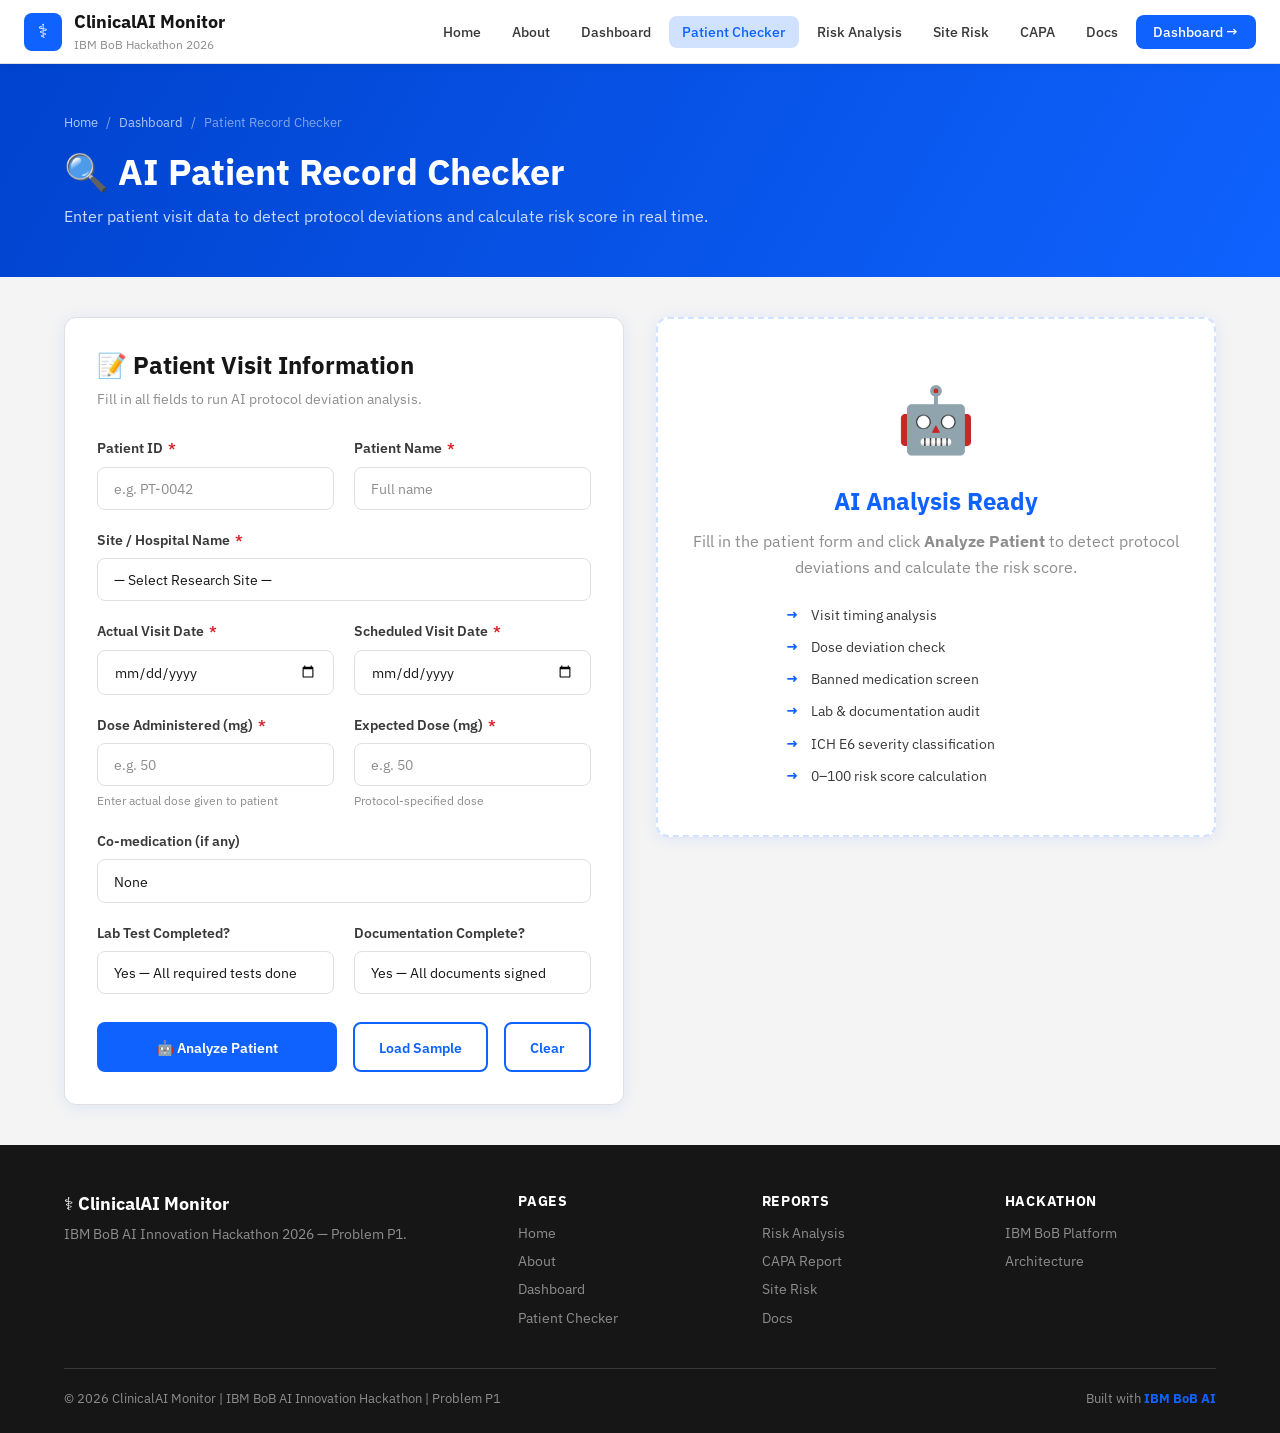
<file: patient-checker.html>
<!DOCTYPE html>
<html lang="en">
<head>
  <meta charset="UTF-8" />
  <meta name="viewport" content="width=device-width, initial-scale=1.0" />
  <title>Patient Record Checker | ClinicalAI Monitor</title>
  <link href="https://fonts.googleapis.com/css2?family=IBM+Plex+Sans:wght@400;500;600;700&display=swap" rel="stylesheet" />
  <link rel="stylesheet" href="assets/css/style.css" />
  <link rel="stylesheet" href="assets/css/dashboard.css" />
</head>
<body>

<!-- NAVBAR -->
<nav class="navbar">
  <div class="container-lg">
    <a href="index.html" class="nav-brand">
      <div class="brand-icon">⚕</div>
      <div><strong>ClinicalAI Monitor</strong><span class="sub">IBM BoB Hackathon 2026</span></div>
    </a>
    <ul class="nav-links">
      <li><a href="index.html">Home</a></li>
      <li><a href="about.html">About</a></li>
      <li><a href="dashboard.html">Dashboard</a></li>
      <li><a href="patient-checker.html" class="active">Patient Checker</a></li>
      <li><a href="risk-analysis.html">Risk Analysis</a></li>
      <li><a href="site-dashboard.html">Site Risk</a></li>
      <li><a href="capa-report.html">CAPA</a></li>
      <li><a href="documentation.html">Docs</a></li>
      <li><a href="dashboard.html" class="nav-cta">Dashboard →</a></li>
    </ul>
    <button class="hamburger"><span></span><span></span><span></span></button>
  </div>
</nav>

<!-- PAGE HEADER -->
<div class="page-header">
  <div class="container">
    <div class="breadcrumb">
      <a href="index.html">Home</a><span>/</span>
      <a href="dashboard.html">Dashboard</a><span>/</span>
      <span>Patient Record Checker</span>
    </div>
    <h1>🔍 AI Patient Record Checker</h1>
    <p>Enter patient visit data to detect protocol deviations and calculate risk score in real time.</p>
  </div>
</div>

<!-- MAIN CONTENT -->
<section style="padding:2.5rem 0;background:#F4F4F4;min-height:calc(100vh - 200px)">
  <div class="container">
    <div style="display:grid;grid-template-columns:1fr 1fr;gap:2rem;align-items:start">

      <!-- FORM PANEL -->
      <div class="card" style="padding:2rem">
        <div style="margin-bottom:1.75rem">
          <h3 style="margin-bottom:0.4rem">📝 Patient Visit Information</h3>
          <p style="font-size:0.875rem;color:#8D8D8D">Fill in all fields to run AI protocol deviation analysis.</p>
        </div>

        <form id="patientForm" novalidate>
          <div class="form-row">
            <div class="form-group">
              <label class="form-label">Patient ID <span class="required">*</span></label>
              <input type="text" class="form-control" id="f_pid" placeholder="e.g. PT-0042" required />
            </div>
            <div class="form-group">
              <label class="form-label">Patient Name <span class="required">*</span></label>
              <input type="text" class="form-control" id="f_name" placeholder="Full name" required />
            </div>
          </div>

          <div class="form-group">
            <label class="form-label">Site / Hospital Name <span class="required">*</span></label>
            <select class="form-control" id="f_site">
              <option value="">— Select Research Site —</option>
              <option>Apollo Research Center</option>
              <option>Mayo Clinical Hub</option>
              <option>Stanford Trial Institute</option>
              <option>Royal London Clinical Centre</option>
              <option>Max Healthcare Trial Unit</option>
              <option>Johns Hopkins Research Site</option>
              <option>Tata Memorial Clinical Wing</option>
              <option>Geneva BioPharma Center</option>
              <option>AIIMS Clinical Research Unit</option>
              <option>Singapore Trial Hub</option>
            </select>
          </div>

          <div class="form-row">
            <div class="form-group">
              <label class="form-label">Actual Visit Date <span class="required">*</span></label>
              <input type="date" class="form-control" id="f_visitDate" required />
            </div>
            <div class="form-group">
              <label class="form-label">Scheduled Visit Date <span class="required">*</span></label>
              <input type="date" class="form-control" id="f_schedDate" required />
            </div>
          </div>

          <div class="form-row">
            <div class="form-group">
              <label class="form-label">Dose Administered (mg) <span class="required">*</span></label>
              <input type="number" class="form-control" id="f_dose" placeholder="e.g. 50" min="0" required />
              <div class="form-hint">Enter actual dose given to patient</div>
            </div>
            <div class="form-group">
              <label class="form-label">Expected Dose (mg) <span class="required">*</span></label>
              <input type="number" class="form-control" id="f_expectedDose" placeholder="e.g. 50" min="0" required />
              <div class="form-hint">Protocol-specified dose</div>
            </div>
          </div>

          <div class="form-group">
            <label class="form-label">Co-medication (if any)</label>
            <select class="form-control" id="f_comed">
              <option value="None">None</option>
              <optgroup label="✅ Permitted Medications">
                <option>Paracetamol</option>
                <option>Ibuprofen</option>
                <option>Omeprazole</option>
                <option>Atorvastatin</option>
                <option>Metformin</option>
                <option>Lisinopril</option>
                <option>Amlodipine</option>
                <option>Vitamin D</option>
                <option>Folic Acid</option>
              </optgroup>
              <optgroup label="⛔ Prohibited Medications (will trigger deviation)">
                <option>Warfarin</option>
                <option>Methotrexate</option>
                <option>Amiodarone</option>
                <option>Rifampicin</option>
                <option>Phenytoin</option>
                <option>Carbamazepine</option>
                <option>St. John's Wort</option>
                <option>Ketoconazole</option>
              </optgroup>
            </select>
          </div>

          <div class="form-row">
            <div class="form-group">
              <label class="form-label">Lab Test Completed?</label>
              <select class="form-control" id="f_lab">
                <option value="Yes">Yes — All required tests done</option>
                <option value="No">No — Missing lab tests</option>
              </select>
            </div>
            <div class="form-group">
              <label class="form-label">Documentation Complete?</label>
              <select class="form-control" id="f_doc">
                <option value="Yes">Yes — All documents signed</option>
                <option value="No">No — Documents missing</option>
              </select>
            </div>
          </div>

          <div style="display:flex;gap:1rem;margin-top:0.5rem">
            <button type="submit" class="btn btn-blue" style="flex:1;justify-content:center;padding:0.85rem" id="analyzeBtn">
              🤖 Analyze Patient
            </button>
            <button type="button" class="btn btn-outline" id="loadSampleBtn">
              Load Sample
            </button>
            <button type="reset" class="btn btn-outline" onclick="clearResults()">
              Clear
            </button>
          </div>
        </form>
      </div>

      <!-- RESULTS PANEL -->
      <div id="resultsPanel" style="display:none">

        <!-- Risk Score -->
        <div class="card" style="margin-bottom:1.5rem;text-align:center;padding:2rem">
          <div style="font-size:0.78rem;color:#8D8D8D;text-transform:uppercase;letter-spacing:0.05em;font-weight:700;margin-bottom:0.75rem">AI Risk Analysis Complete</div>
          <canvas id="riskDonut" style="display:block;margin:0 auto"></canvas>
          <div id="riskLabel" style="margin-top:0.75rem;font-size:0.9rem;color:#8D8D8D"></div>
        </div>

        <!-- Deviations List -->
        <div class="card" style="margin-bottom:1.5rem;padding:1.5rem">
          <h4 style="margin-bottom:1.25rem">🔎 Detected Deviations</h4>
          <div id="deviationsList"></div>
        </div>

        <!-- Recommendations -->
        <div class="card" style="padding:1.5rem">
          <h4 style="margin-bottom:1.25rem">💡 AI Recommendations</h4>
          <div id="recommendationsList"></div>
          <div style="margin-top:1.5rem;display:flex;gap:0.75rem;flex-wrap:wrap">
            <a href="capa-report.html" class="btn btn-blue btn-sm" id="capaLink">📋 Generate CAPA Report</a>
            <a href="risk-analysis.html" class="btn btn-outline btn-sm">📊 View Risk Analysis</a>
          </div>
        </div>

      </div>

      <!-- Placeholder before analysis -->
      <div id="placeholderPanel">
        <div class="card" style="text-align:center;padding:3rem 2rem;border:2px dashed #D0E2FF">
          <div style="font-size:4rem;margin-bottom:1rem">🤖</div>
          <h3 style="color:#0F62FE;margin-bottom:0.75rem">AI Analysis Ready</h3>
          <p style="color:#8D8D8D;margin-bottom:1.5rem">Fill in the patient form and click <strong>Analyze Patient</strong> to detect protocol deviations and calculate the risk score.</p>
          <div style="display:flex;flex-direction:column;gap:0.6rem;text-align:left;max-width:300px;margin:0 auto">
            <div style="display:flex;align-items:center;gap:0.75rem;font-size:0.88rem;color:#393939">
              <span style="color:#0F62FE;font-weight:700">→</span> Visit timing analysis
            </div>
            <div style="display:flex;align-items:center;gap:0.75rem;font-size:0.88rem;color:#393939">
              <span style="color:#0F62FE;font-weight:700">→</span> Dose deviation check
            </div>
            <div style="display:flex;align-items:center;gap:0.75rem;font-size:0.88rem;color:#393939">
              <span style="color:#0F62FE;font-weight:700">→</span> Banned medication screen
            </div>
            <div style="display:flex;align-items:center;gap:0.75rem;font-size:0.88rem;color:#393939">
              <span style="color:#0F62FE;font-weight:700">→</span> Lab & documentation audit
            </div>
            <div style="display:flex;align-items:center;gap:0.75rem;font-size:0.88rem;color:#393939">
              <span style="color:#0F62FE;font-weight:700">→</span> ICH E6 severity classification
            </div>
            <div style="display:flex;align-items:center;gap:0.75rem;font-size:0.88rem;color:#393939">
              <span style="color:#0F62FE;font-weight:700">→</span> 0–100 risk score calculation
            </div>
          </div>
        </div>
      </div>

    </div>
  </div>
</section>

<!-- FOOTER -->
<footer>
  <div class="container">
    <div class="footer-grid">
      <div class="footer-brand">
        <h3>⚕ ClinicalAI Monitor</h3>
        <p>IBM BoB AI Innovation Hackathon 2026 — Problem P1.</p>
      </div>
      <div class="footer-col">
        <h4>Pages</h4>
        <a href="index.html">Home</a><a href="about.html">About</a>
        <a href="dashboard.html">Dashboard</a><a href="patient-checker.html">Patient Checker</a>
      </div>
      <div class="footer-col">
        <h4>Reports</h4>
        <a href="risk-analysis.html">Risk Analysis</a><a href="capa-report.html">CAPA Report</a>
        <a href="site-dashboard.html">Site Risk</a><a href="documentation.html">Docs</a>
      </div>
      <div class="footer-col">
        <h4>Hackathon</h4>
        <a href="#">IBM BoB Platform</a><a href="documentation.html">Architecture</a>
      </div>
    </div>
    <div class="footer-bottom">
      <span>© 2026 ClinicalAI Monitor | IBM BoB AI Innovation Hackathon | Problem P1</span>
      <span>Built with <span class="ibm-tag">IBM BoB AI</span></span>
    </div>
  </div>
</footer>
<button id="scrollTop">↑</button>
<div id="toast-container"></div>

<script src="assets/js/data.js"></script>
<script src="assets/js/ai-engine.js"></script>
<script src="assets/js/charts.js"></script>
<script src="assets/js/main.js"></script>
<script>

// Sample data loader
document.getElementById("loadSampleBtn").addEventListener("click", () => {
  const samples = [
    { pid:"PT-DEMO1", name:"Aditya Sharma", site:"Apollo Research Center",      visit:"2025-12-15", sched:"2025-12-01", dose:100, exp:50,  comed:"Warfarin",  lab:"No",  doc:"No" },
    { pid:"PT-DEMO2", name:"Sarah Johnson",  site:"Mayo Clinical Hub",            visit:"2025-12-10", sched:"2025-12-08", dose:25,  exp:25,  comed:"None",      lab:"Yes", doc:"Yes" },
    { pid:"PT-DEMO3", name:"Raj Verma",      site:"AIIMS Clinical Research Unit", visit:"2025-11-20", sched:"2025-11-03", dose:50,  exp:50,  comed:"Rifampicin",lab:"Yes", doc:"No" },
  ];
  const s = samples[Math.floor(Math.random() * samples.length)];
  document.getElementById("f_pid").value        = s.pid;
  document.getElementById("f_name").value       = s.name;
  document.getElementById("f_site").value       = s.site;
  document.getElementById("f_visitDate").value  = s.visit;
  document.getElementById("f_schedDate").value  = s.sched;
  document.getElementById("f_dose").value       = s.dose;
  document.getElementById("f_expectedDose").value = s.exp;
  document.getElementById("f_comed").value      = s.comed;
  document.getElementById("f_lab").value        = s.lab;
  document.getElementById("f_doc").value        = s.doc;
  Utils.showToast("Sample patient data loaded!", "info");
});

// Form submit
document.getElementById("patientForm").addEventListener("submit", function(e) {
  e.preventDefault();

  const pid       = document.getElementById("f_pid").value.trim();
  const name      = document.getElementById("f_name").value.trim();
  const site      = document.getElementById("f_site").value;
  const visitDate = document.getElementById("f_visitDate").value;
  const schedDate = document.getElementById("f_schedDate").value;
  const dose      = parseFloat(document.getElementById("f_dose").value);
  const expDose   = parseFloat(document.getElementById("f_expectedDose").value);
  const comed     = document.getElementById("f_comed").value;
  const lab       = document.getElementById("f_lab").value;
  const doc       = document.getElementById("f_doc").value;

  if (!pid || !name || !site || !visitDate || !schedDate || isNaN(dose) || isNaN(expDose)) {
    Utils.showToast("Please fill in all required fields.", "error");
    return;
  }

  // Store in sessionStorage for other pages
  const patientData = {
    id: pid, name, siteName: site, siteId: "MANUAL",
    visitDate, scheduledDate: schedDate,
    doseGiven: dose, expectedDose: expDose,
    comed, labCompleted: lab, docComplete: doc, status: "Active"
  };
  sessionStorage.setItem("lastPatient", JSON.stringify(patientData));

  Utils.showLoading("Running AI analysis...");

  setTimeout(() => {
    const result = window.AI.analyzePatient(patientData);
    Utils.hideLoading();
    displayResults(result, patientData);
    Utils.showToast("AI analysis complete!", "success");
  }, 1000);
});

function displayResults(result, patient) {
  document.getElementById("placeholderPanel").style.display = "none";
  document.getElementById("resultsPanel").style.display     = "block";

  // Donut chart
  window.Charts.drawRiskDonut("riskDonut", result.riskScore, result.riskCategory);
  document.getElementById("riskLabel").innerHTML =
    `Risk Score: <strong style="color:${Utils.riskColor(result.riskScore)}">${result.riskScore}/100</strong> &nbsp;
     ${window.AI.riskBadge(result.riskCategory)} &nbsp;
     <span style="font-size:0.8rem">${result.totalDeviations} deviation(s) detected</span>`;

  // Deviations
  const devEl = document.getElementById("deviationsList");
  if (result.deviations.length === 0) {
    devEl.innerHTML = '<div class="alert alert-success">✅ <strong>Fully Compliant.</strong> No protocol deviations detected for this patient.</div>';
  } else {
    devEl.innerHTML = result.deviations.map(d => `
      <div class="alert ${d.severity==="Major"?"alert-danger":d.severity==="Minor"?"alert-warning":"alert-info"}" style="margin-bottom:0.75rem">
        <div style="display:flex;align-items:center;gap:0.5rem;margin-bottom:0.4rem">
          ${window.AI.severityBadge(d.severity)}
          <strong>${d.type}</strong>
        </div>
        <p style="font-size:0.875rem;margin:0">${d.detail}</p>
      </div>`).join("");
  }

  // Recommendations
  const recEl = document.getElementById("recommendationsList");
  if (result.deviations.length === 0) {
    recEl.innerHTML = '<div class="alert alert-success">✅ No corrective actions required. Continue monitoring per protocol schedule.</div>';
  } else {
    recEl.innerHTML = result.deviations.map((d, i) => `
      <div style="margin-bottom:1rem;padding:1rem;background:#F4F4F4;border-radius:8px">
        <div style="font-size:0.78rem;color:#0F62FE;font-weight:700;text-transform:uppercase;letter-spacing:0.05em;margin-bottom:0.35rem">
          Recommendation ${i+1} · ${d.type}
        </div>
        <p style="font-size:0.9rem;color:#161616;margin-bottom:0.4rem"><strong>✅ Corrective:</strong> ${d.corrective}</p>
        <p style="font-size:0.9rem;color:#161616;margin-bottom:0.4rem"><strong>🛡️ Preventive:</strong> ${d.preventive}</p>
        <p style="font-size:0.82rem;color:#8D8D8D">👤 ${d.responsible} &nbsp;|&nbsp; 📅 Follow-up: ${d.followUp}</p>
      </div>`).join("");
  }

  // Update CAPA link
  document.getElementById("capaLink").href = `capa-report.html?demo=1`;

  // Smooth scroll to results
  document.getElementById("resultsPanel").scrollIntoView({ behavior: "smooth", block: "start" });
}

function clearResults() {
  document.getElementById("resultsPanel").style.display     = "none";
  document.getElementById("placeholderPanel").style.display = "block";
  sessionStorage.removeItem("lastPatient");
}
</script>
</body>
</html>
</file>
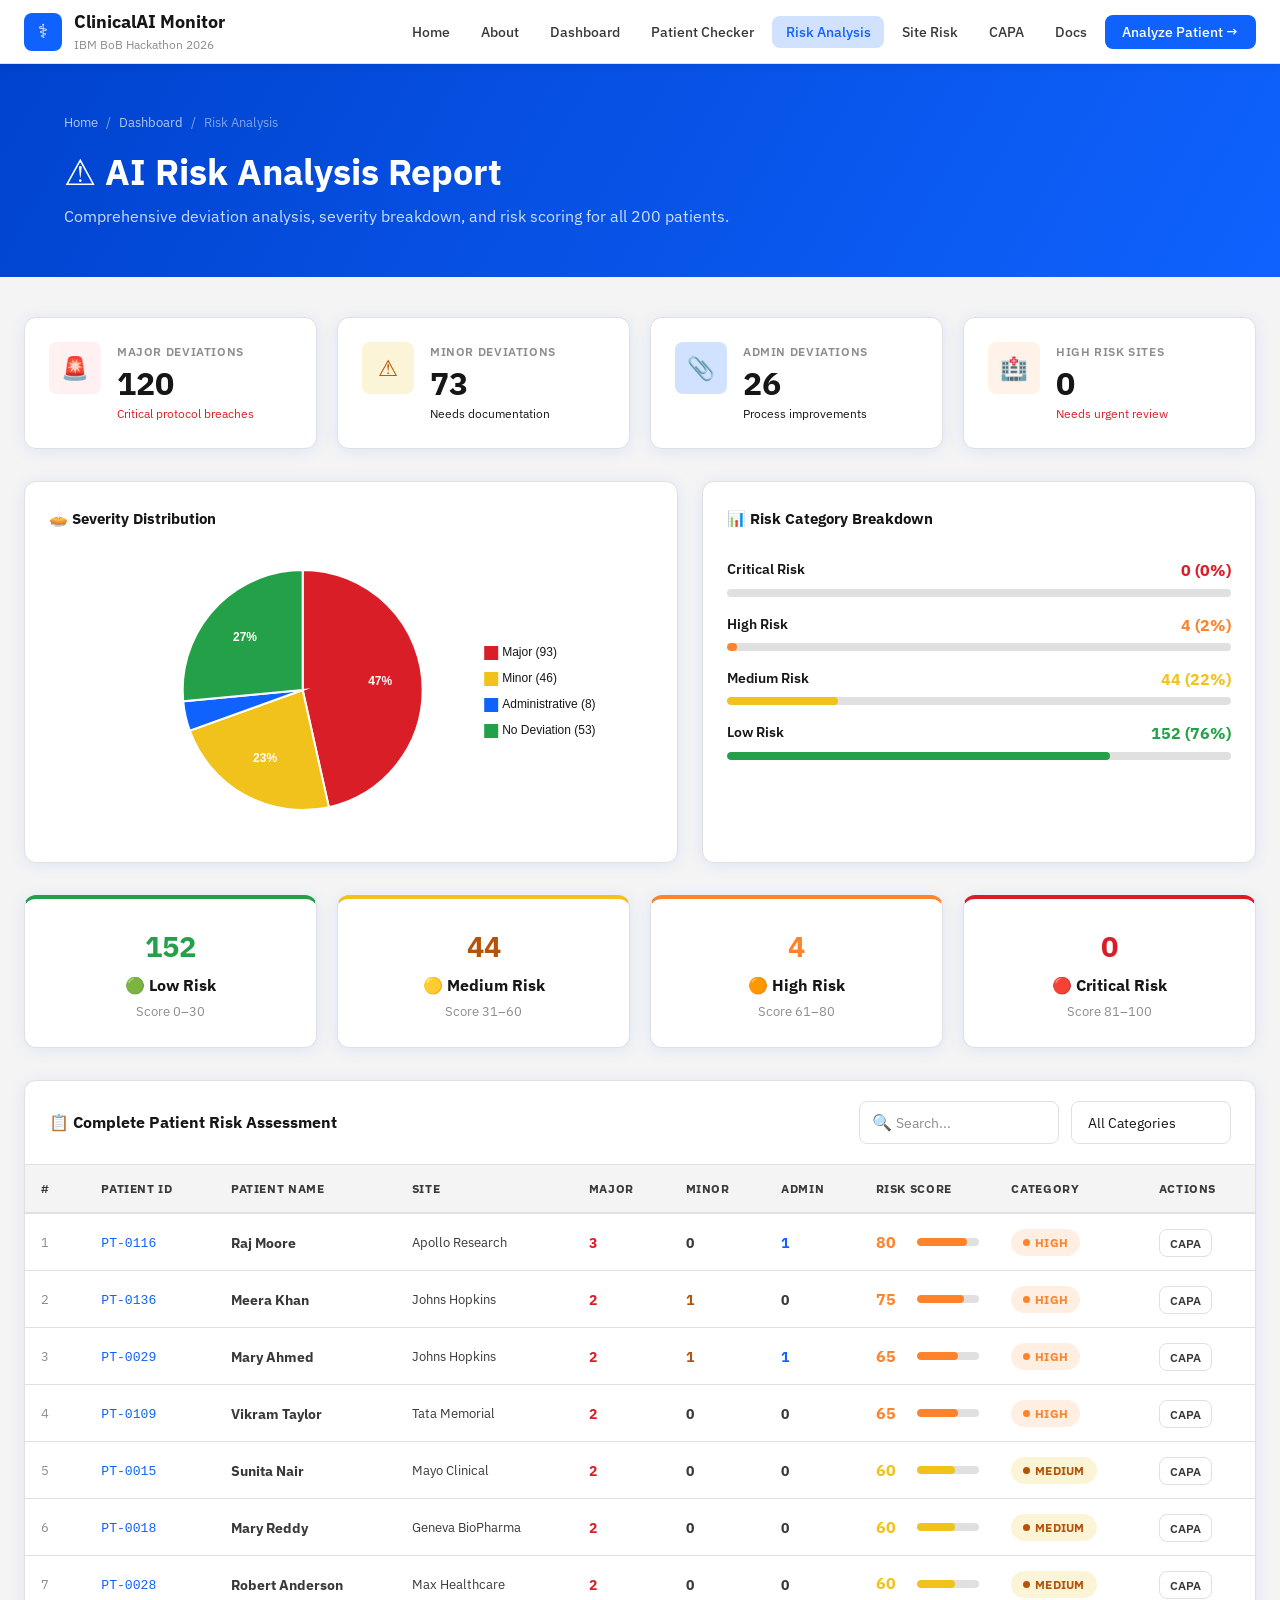
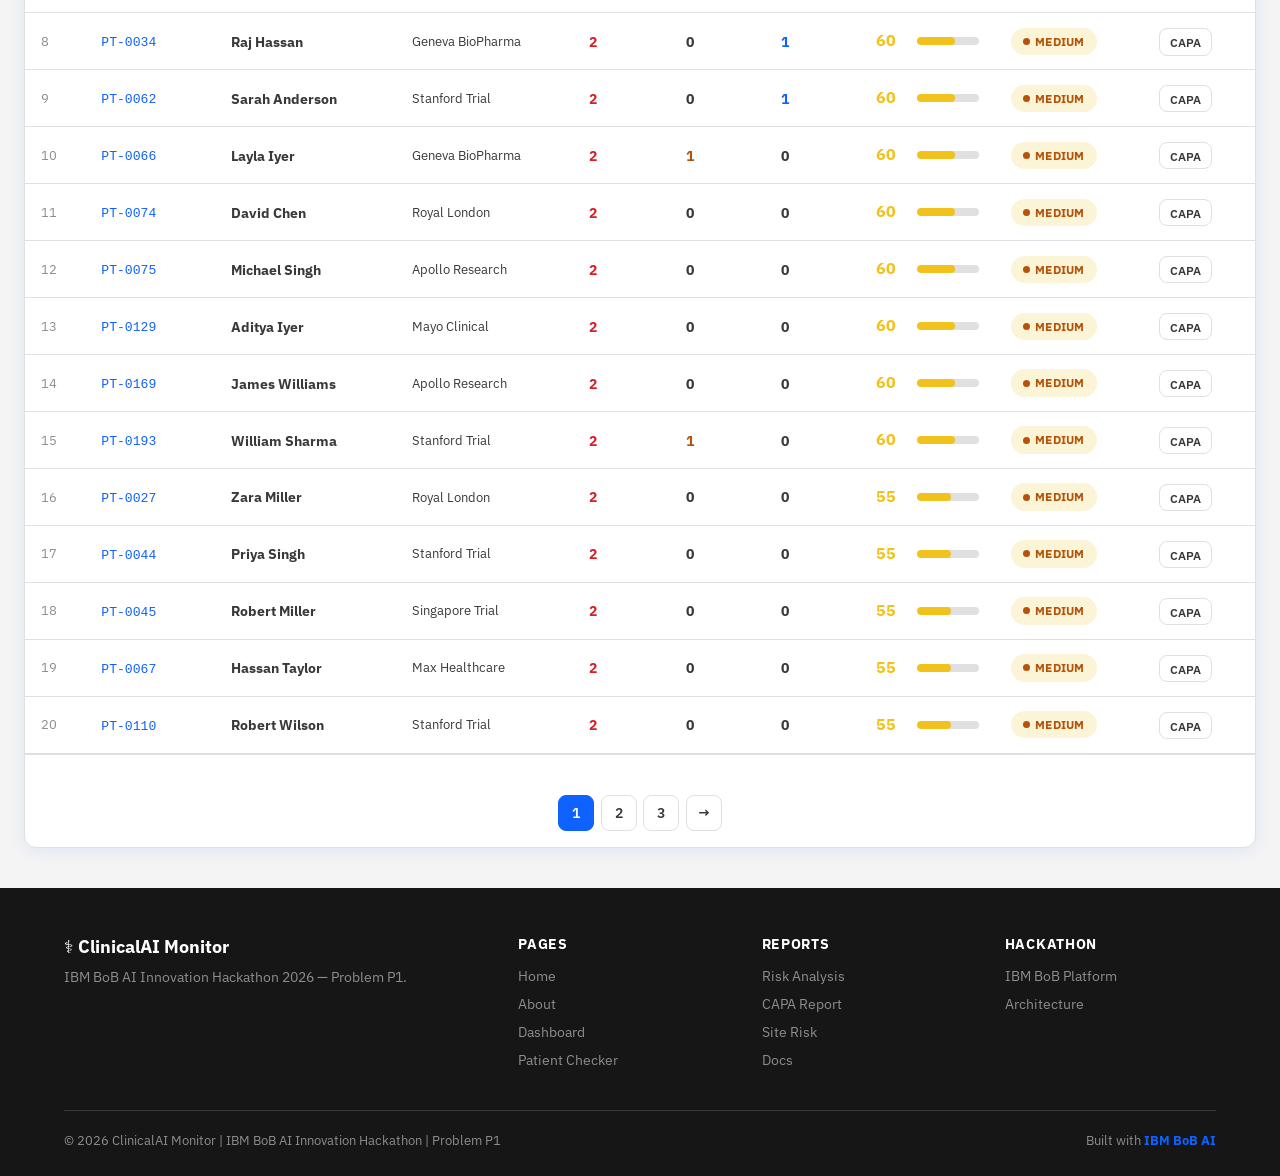
<file: risk-analysis.html>
<!DOCTYPE html>
<html lang="en">
<head>
  <meta charset="UTF-8" />
  <meta name="viewport" content="width=device-width, initial-scale=1.0" />
  <title>AI Risk Analysis | ClinicalAI Monitor</title>
  <link href="https://fonts.googleapis.com/css2?family=IBM+Plex+Sans:wght@400;500;600;700&display=swap" rel="stylesheet" />
  <link rel="stylesheet" href="assets/css/style.css" />
  <link rel="stylesheet" href="assets/css/dashboard.css" />
</head>
<body>

<!-- NAVBAR -->
<nav class="navbar">
  <div class="container-lg">
    <a href="index.html" class="nav-brand">
      <div class="brand-icon">⚕</div>
      <div><strong>ClinicalAI Monitor</strong><span class="sub">IBM BoB Hackathon 2026</span></div>
    </a>
    <ul class="nav-links">
      <li><a href="index.html">Home</a></li>
      <li><a href="about.html">About</a></li>
      <li><a href="dashboard.html">Dashboard</a></li>
      <li><a href="patient-checker.html">Patient Checker</a></li>
      <li><a href="risk-analysis.html" class="active">Risk Analysis</a></li>
      <li><a href="site-dashboard.html">Site Risk</a></li>
      <li><a href="capa-report.html">CAPA</a></li>
      <li><a href="documentation.html">Docs</a></li>
      <li><a href="patient-checker.html" class="nav-cta">Analyze Patient →</a></li>
    </ul>
    <button class="hamburger"><span></span><span></span><span></span></button>
  </div>
</nav>

<!-- PAGE HEADER -->
<div class="page-header">
  <div class="container">
    <div class="breadcrumb">
      <a href="index.html">Home</a><span>/</span>
      <a href="dashboard.html">Dashboard</a><span>/</span>
      <span>Risk Analysis</span>
    </div>
    <h1>⚠️ AI Risk Analysis Report</h1>
    <p>Comprehensive deviation analysis, severity breakdown, and risk scoring for all 200 patients.</p>
  </div>
</div>

<!-- CONTENT -->
<section style="padding:2.5rem 0;background:#F4F4F4;min-height:80vh">
  <div class="container-lg" style="padding:0 1.5rem">

    <!-- Summary Row -->
    <div class="kpi-grid" style="margin-bottom:2rem" id="riskKpiGrid">
      <!-- Rendered by JS -->
    </div>

    <!-- Risk Distribution -->
    <div style="display:grid;grid-template-columns:1fr 1fr;gap:1.5rem;margin-bottom:2rem">
      <div class="chart-card">
        <div class="chart-card-header">
          <span class="chart-card-title">🥧 Severity Distribution</span>
        </div>
        <canvas id="pieChartRisk"></canvas>
      </div>
      <div class="chart-card">
        <div class="chart-card-header">
          <span class="chart-card-title">📊 Risk Category Breakdown</span>
        </div>
        <div id="categoryBreakdown" style="padding:0.5rem 0"></div>
      </div>
    </div>

    <!-- Risk Category Explained -->
    <div style="display:grid;grid-template-columns:repeat(4,1fr);gap:1.25rem;margin-bottom:2rem">
      <div class="card" style="border-top:4px solid #24A148;text-align:center">
        <div style="font-size:1.8rem;font-weight:800;color:#24A148" id="catLow">—</div>
        <div style="font-weight:700;margin:0.25rem 0">🟢 Low Risk</div>
        <div style="font-size:0.8rem;color:#8D8D8D">Score 0–30</div>
      </div>
      <div class="card" style="border-top:4px solid #F1C21B;text-align:center">
        <div style="font-size:1.8rem;font-weight:800;color:#B45309" id="catMedium">—</div>
        <div style="font-weight:700;margin:0.25rem 0">🟡 Medium Risk</div>
        <div style="font-size:0.8rem;color:#8D8D8D">Score 31–60</div>
      </div>
      <div class="card" style="border-top:4px solid #FF832B;text-align:center">
        <div style="font-size:1.8rem;font-weight:800;color:#FF832B" id="catHigh">—</div>
        <div style="font-weight:700;margin:0.25rem 0">🟠 High Risk</div>
        <div style="font-size:0.8rem;color:#8D8D8D">Score 61–80</div>
      </div>
      <div class="card" style="border-top:4px solid #DA1E28;text-align:center">
        <div style="font-size:1.8rem;font-weight:800;color:#DA1E28" id="catCritical">—</div>
        <div style="font-weight:700;margin:0.25rem 0">🔴 Critical Risk</div>
        <div style="font-size:0.8rem;color:#8D8D8D">Score 81–100</div>
      </div>
    </div>

    <!-- Full Patient Risk Table -->
    <div class="card" style="padding:0;overflow:hidden">
      <div style="padding:1.25rem 1.5rem;border-bottom:1px solid #E0E0E0;display:flex;align-items:center;justify-content:space-between;flex-wrap:wrap;gap:0.75rem">
        <h3 style="font-size:1rem;font-weight:700">📋 Complete Patient Risk Assessment</h3>
        <div style="display:flex;gap:0.75rem;flex-wrap:wrap">
          <div class="search-wrap">
            <span class="search-icon">🔍</span>
            <input type="text" class="form-control" id="riskSearch" placeholder="Search..." style="width:200px;padding-left:2.25rem" />
          </div>
          <select class="form-control" id="riskCatFilter" style="width:160px">
            <option value="">All Categories</option>
            <option value="Critical">Critical</option>
            <option value="High">High</option>
            <option value="Medium">Medium</option>
            <option value="Low">Low</option>
          </select>
        </div>
      </div>
      <div class="table-wrap">
        <table>
          <thead>
            <tr>
              <th>#</th>
              <th>Patient ID</th>
              <th>Patient Name</th>
              <th>Site</th>
              <th>Major</th>
              <th>Minor</th>
              <th>Admin</th>
              <th>Risk Score</th>
              <th>Category</th>
              <th>Actions</th>
            </tr>
          </thead>
          <tbody id="riskTableBody"></tbody>
        </table>
      </div>
      <div style="padding:1rem 1.5rem;border-top:1px solid #E0E0E0">
        <div class="pagination" id="riskPagination"></div>
      </div>
    </div>

  </div>
</section>

<!-- FOOTER -->
<footer>
  <div class="container">
    <div class="footer-grid">
      <div class="footer-brand"><h3>⚕ ClinicalAI Monitor</h3><p>IBM BoB AI Innovation Hackathon 2026 — Problem P1.</p></div>
      <div class="footer-col">
        <h4>Pages</h4>
        <a href="index.html">Home</a><a href="about.html">About</a>
        <a href="dashboard.html">Dashboard</a><a href="patient-checker.html">Patient Checker</a>
      </div>
      <div class="footer-col">
        <h4>Reports</h4>
        <a href="risk-analysis.html">Risk Analysis</a><a href="capa-report.html">CAPA Report</a>
        <a href="site-dashboard.html">Site Risk</a><a href="documentation.html">Docs</a>
      </div>
      <div class="footer-col"><h4>Hackathon</h4><a href="#">IBM BoB Platform</a><a href="documentation.html">Architecture</a></div>
    </div>
    <div class="footer-bottom">
      <span>© 2026 ClinicalAI Monitor | IBM BoB AI Innovation Hackathon | Problem P1</span>
      <span>Built with <span class="ibm-tag">IBM BoB AI</span></span>
    </div>
  </div>
</footer>
<button id="scrollTop">↑</button>
<div id="toast-container"></div>

<script src="assets/js/data.js"></script>
<script src="assets/js/ai-engine.js"></script>
<script src="assets/js/charts.js"></script>
<script src="assets/js/main.js"></script>
<script>
const PAGE = 20;
let riskPage = 1;
let riskFiltered = [];

document.addEventListener("DOMContentLoaded", () => {
  const pts = window.APP_DATA.patients;
  const results = pts.map(p => ({ patient: p, result: window.AI.analyzePatient(p) }))
                    .sort((a,b) => b.result.riskScore - a.result.riskScore);

  riskFiltered = [...results];

  // KPIs
  const kpis = window.AI.computeKPIs(pts);
  const kpiGrid = document.getElementById("riskKpiGrid");
  kpiGrid.innerHTML = `
    <div class="kpi-card"><div class="kpi-icon red">🚨</div><div class="kpi-body"><div class="kpi-label">Major Deviations</div><div class="kpi-value">${kpis.majorDeviations}</div><div class="kpi-delta down">Critical protocol breaches</div></div></div>
    <div class="kpi-card"><div class="kpi-icon yellow">⚠️</div><div class="kpi-body"><div class="kpi-label">Minor Deviations</div><div class="kpi-value">${kpis.minorDeviations}</div><div class="kpi-delta">Needs documentation</div></div></div>
    <div class="kpi-card"><div class="kpi-icon blue">📎</div><div class="kpi-body"><div class="kpi-label">Admin Deviations</div><div class="kpi-value">${kpis.adminDeviations}</div><div class="kpi-delta">Process improvements</div></div></div>
    <div class="kpi-card"><div class="kpi-icon orange">🏥</div><div class="kpi-body"><div class="kpi-label">High Risk Sites</div><div class="kpi-value">${kpis.highRiskSites}</div><div class="kpi-delta down">Needs urgent review</div></div></div>`;

  // Category counts
  let low=0, med=0, high=0, crit=0;
  results.forEach(({ result: r }) => {
    if      (r.riskCategory === "Critical") crit++;
    else if (r.riskCategory === "High")     high++;
    else if (r.riskCategory === "Medium")   med++;
    else                                    low++;
  });
  document.getElementById("catLow").textContent      = low;
  document.getElementById("catMedium").textContent   = med;
  document.getElementById("catHigh").textContent     = high;
  document.getElementById("catCritical").textContent = crit;

  // Category breakdown visual
  const total = results.length;
  document.getElementById("categoryBreakdown").innerHTML = [
    { label:"Critical", count:crit, color:"#DA1E28" },
    { label:"High",     count:high, color:"#FF832B" },
    { label:"Medium",   count:med,  color:"#F1C21B" },
    { label:"Low",      count:low,  color:"#24A148" }
  ].map(c => `
    <div style="margin-bottom:1rem">
      <div style="display:flex;justify-content:space-between;margin-bottom:0.3rem">
        <span style="font-size:0.88rem;font-weight:600">${c.label} Risk</span>
        <span style="font-weight:700;color:${c.color}">${c.count} (${Math.round(c.count/total*100)}%)</span>
      </div>
      <div class="progress-bar-wrap">
        <div class="progress-bar" style="background:${c.color};width:${Math.round(c.count/total*100)}%"></div>
      </div>
    </div>`).join("");

  // Pie chart
  const dist = window.AI.computeSeverityDist(pts);
  window.Charts.drawPieChart("pieChartRisk", dist);

  renderRiskTable();
});

function renderRiskTable() {
  const tbody  = document.getElementById("riskTableBody");
  const total  = riskFiltered.length;
  const start  = (riskPage - 1) * PAGE;
  const slice  = riskFiltered.slice(start, start + PAGE);

  tbody.innerHTML = slice.map(({ patient: p, result: r }, i) => `
    <tr>
      <td style="color:#8D8D8D;font-size:0.82rem">${start+i+1}</td>
      <td><code style="color:#0F62FE;font-size:0.82rem">${p.id}</code></td>
      <td><strong>${p.name}</strong></td>
      <td style="font-size:0.82rem">${p.siteName.split(" ").slice(0,2).join(" ")}</td>
      <td style="font-weight:700;color:${r.majorCount>0?"#DA1E28":"#393939"}">${r.majorCount}</td>
      <td style="font-weight:700;color:${r.minorCount>0?"#B45309":"#393939"}">${r.minorCount}</td>
      <td style="font-weight:700;color:${r.adminCount>0?"#0F62FE":"#393939"}">${r.adminCount}</td>
      <td>
        <div class="risk-score-cell">
          <span class="risk-score-num" style="color:${Utils.riskColor(r.riskScore)}">${r.riskScore}</span>
          <div style="flex:1;max-width:80px">
            <div class="progress-bar-wrap"><div class="progress-bar ${Utils.riskClass(r.riskScore)}" style="width:${r.riskScore}%"></div></div>
          </div>
        </div>
      </td>
      <td>${window.AI.riskBadge(r.riskCategory)}</td>
      <td>
        <a href="capa-report.html?pid=${p.id}" class="action-btn" style="text-decoration:none">CAPA</a>
      </td>
    </tr>`).join("");

  // Pagination
  const pages = Math.ceil(total / PAGE);
  const wrap  = document.getElementById("riskPagination");
  let html = "";
  if (riskPage > 1) html += `<button class="page-btn" onclick="goRiskPage(${riskPage-1})">←</button>`;
  for (let p = Math.max(1,riskPage-2); p <= Math.min(pages,riskPage+2); p++) {
    html += `<button class="page-btn ${p===riskPage?'active':''}" onclick="goRiskPage(${p})">${p}</button>`;
  }
  if (riskPage < pages) html += `<button class="page-btn" onclick="goRiskPage(${riskPage+1})">→</button>`;
  wrap.innerHTML = html;
}

function goRiskPage(p) { riskPage = p; renderRiskTable(); }

document.getElementById("riskSearch").addEventListener("input", function() {
  const q = this.value.toLowerCase();
  const catF = document.getElementById("riskCatFilter").value;
  filterRiskTable(q, catF);
});
document.getElementById("riskCatFilter").addEventListener("change", function() {
  const q = document.getElementById("riskSearch").value.toLowerCase();
  filterRiskTable(q, this.value);
});

function filterRiskTable(q, cat) {
  const all = window.APP_DATA.patients.map(p => ({ patient: p, result: window.AI.analyzePatient(p) }))
                .sort((a,b) => b.result.riskScore - a.result.riskScore);
  riskFiltered = all.filter(({ patient: p, result: r }) => {
    const matchQ   = !q || p.id.toLowerCase().includes(q) || p.name.toLowerCase().includes(q);
    const matchCat = !cat || r.riskCategory === cat;
    return matchQ && matchCat;
  });
  riskPage = 1;
  renderRiskTable();
}
</script>
</body>
</html>
</file>
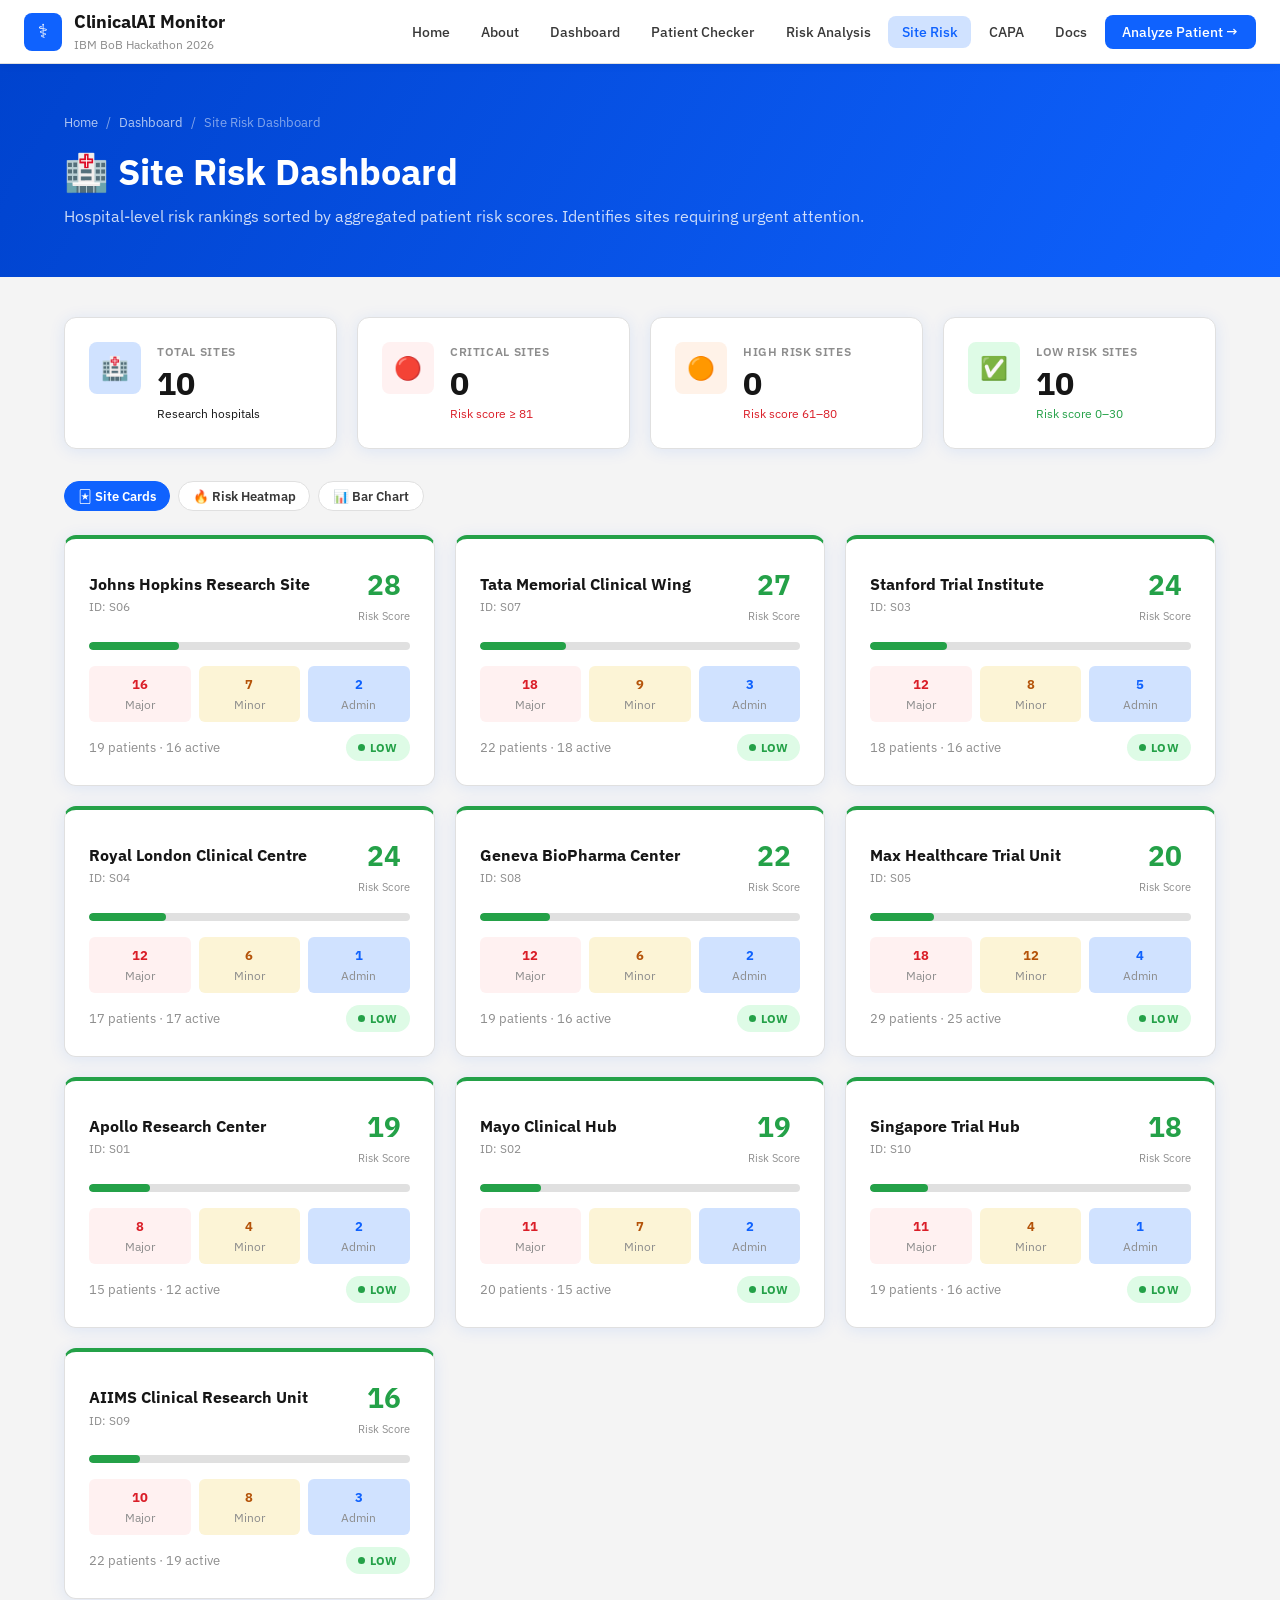
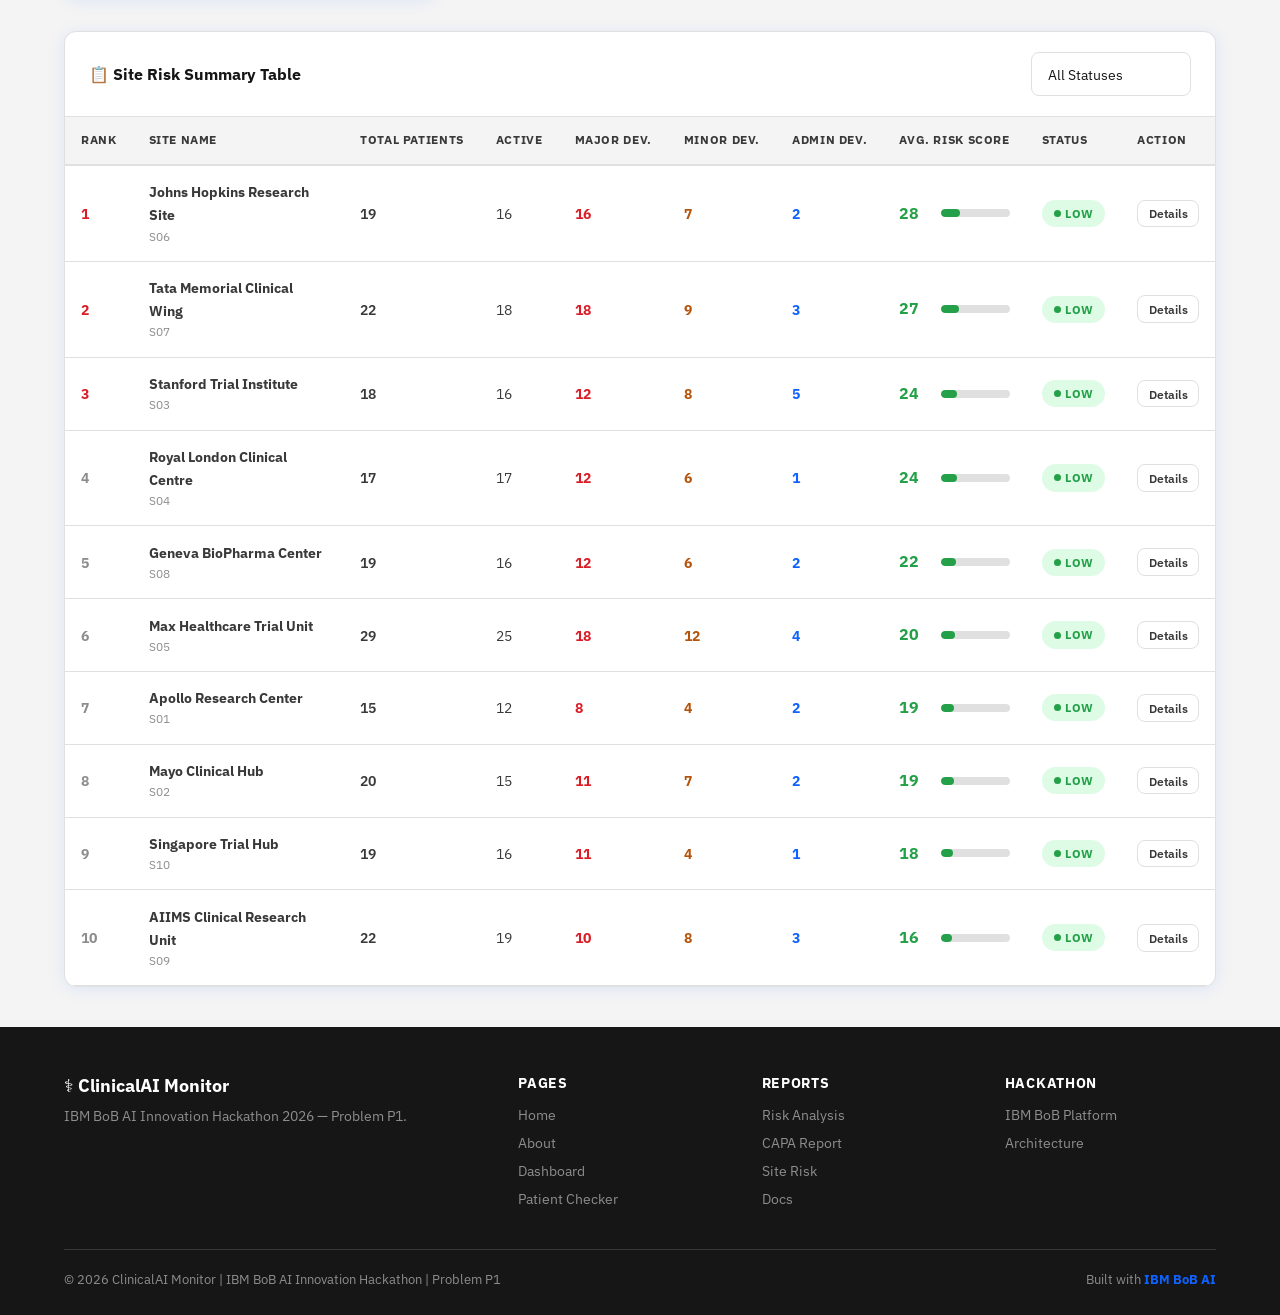
<file: site-dashboard.html>
<!DOCTYPE html>
<html lang="en">
<head>
  <meta charset="UTF-8" />
  <meta name="viewport" content="width=device-width, initial-scale=1.0" />
  <title>Site Risk Dashboard | ClinicalAI Monitor</title>
  <link href="https://fonts.googleapis.com/css2?family=IBM+Plex+Sans:wght@400;500;600;700&display=swap" rel="stylesheet" />
  <link rel="stylesheet" href="assets/css/style.css" />
  <link rel="stylesheet" href="assets/css/dashboard.css" />
</head>
<body>

<!-- NAVBAR -->
<nav class="navbar">
  <div class="container-lg">
    <a href="index.html" class="nav-brand">
      <div class="brand-icon">⚕</div>
      <div><strong>ClinicalAI Monitor</strong><span class="sub">IBM BoB Hackathon 2026</span></div>
    </a>
    <ul class="nav-links">
      <li><a href="index.html">Home</a></li>
      <li><a href="about.html">About</a></li>
      <li><a href="dashboard.html">Dashboard</a></li>
      <li><a href="patient-checker.html">Patient Checker</a></li>
      <li><a href="risk-analysis.html">Risk Analysis</a></li>
      <li><a href="site-dashboard.html" class="active">Site Risk</a></li>
      <li><a href="capa-report.html">CAPA</a></li>
      <li><a href="documentation.html">Docs</a></li>
      <li><a href="patient-checker.html" class="nav-cta">Analyze Patient →</a></li>
    </ul>
    <button class="hamburger"><span></span><span></span><span></span></button>
  </div>
</nav>

<!-- PAGE HEADER -->
<div class="page-header">
  <div class="container">
    <div class="breadcrumb">
      <a href="index.html">Home</a><span>/</span>
      <a href="dashboard.html">Dashboard</a><span>/</span>
      <span>Site Risk Dashboard</span>
    </div>
    <h1>🏥 Site Risk Dashboard</h1>
    <p>Hospital-level risk rankings sorted by aggregated patient risk scores. Identifies sites requiring urgent attention.</p>
  </div>
</div>

<!-- CONTENT -->
<section style="padding:2.5rem 0;background:#F4F4F4;min-height:80vh">
  <div class="container">

    <!-- Site KPI summary -->
    <div style="display:grid;grid-template-columns:repeat(4,1fr);gap:1.25rem;margin-bottom:2rem">
      <div class="kpi-card">
        <div class="kpi-icon blue">🏥</div>
        <div class="kpi-body">
          <div class="kpi-label">Total Sites</div>
          <div class="kpi-value" id="siteTotal">10</div>
          <div class="kpi-delta">Research hospitals</div>
        </div>
      </div>
      <div class="kpi-card">
        <div class="kpi-icon red">🔴</div>
        <div class="kpi-body">
          <div class="kpi-label">Critical Sites</div>
          <div class="kpi-value" id="siteCritical">—</div>
          <div class="kpi-delta down">Risk score ≥ 81</div>
        </div>
      </div>
      <div class="kpi-card">
        <div class="kpi-icon orange">🟠</div>
        <div class="kpi-body">
          <div class="kpi-label">High Risk Sites</div>
          <div class="kpi-value" id="siteHigh">—</div>
          <div class="kpi-delta down">Risk score 61–80</div>
        </div>
      </div>
      <div class="kpi-card">
        <div class="kpi-icon green">✅</div>
        <div class="kpi-body">
          <div class="kpi-label">Low Risk Sites</div>
          <div class="kpi-value" id="siteLow">—</div>
          <div class="kpi-delta up">Risk score 0–30</div>
        </div>
      </div>
    </div>

    <!-- VIEW TOGGLE TABS -->
    <div style="display:flex;gap:0.5rem;margin-bottom:1.5rem">
      <button class="chip active" id="tabCards" onclick="setView('cards')">🃏 Site Cards</button>
      <button class="chip" id="tabHeatmap" onclick="setView('heatmap')">🔥 Risk Heatmap</button>
      <button class="chip" id="tabChart" onclick="setView('chart')">📊 Bar Chart</button>
    </div>

    <!-- Bar chart -->
    <div class="chart-card" id="viewChart" style="margin-bottom:2rem;display:none">
      <div class="chart-card-header">
        <span class="chart-card-title">📊 Average Risk Score by Site (sorted highest first)</span>
        <span style="font-size:0.82rem;color:#8D8D8D">Lower is better</span>
      </div>
      <canvas id="siteBarChart"></canvas>
    </div>

    <!-- ═══════════════ RISK HEATMAP MATRIX ═══════════════ -->
    <div id="viewHeatmap" style="display:none;margin-bottom:2rem">
      <div class="card" style="padding:0;overflow:hidden">
        <div style="padding:1.25rem 1.5rem;border-bottom:1px solid #E0E0E0;background:white">
          <h3 style="font-size:1rem;font-weight:700;margin-bottom:0.3rem">🔥 Site × Deviation Category Risk Heatmap</h3>
          <p style="font-size:0.82rem;color:#8D8D8D">Each cell shows deviation count per site. Red = high frequency, green = compliant.</p>
          <div style="display:flex;gap:1.5rem;margin-top:0.75rem;flex-wrap:wrap;font-size:0.78rem">
            <span style="display:flex;align-items:center;gap:0.4rem"><span style="width:14px;height:14px;background:#DEFBE6;border-radius:3px;display:inline-block"></span>0 (Compliant)</span>
            <span style="display:flex;align-items:center;gap:0.4rem"><span style="width:14px;height:14px;background:#FCF4D6;border-radius:3px;display:inline-block"></span>1–2</span>
            <span style="display:flex;align-items:center;gap:0.4rem"><span style="width:14px;height:14px;background:#FFD9A0;border-radius:3px;display:inline-block"></span>3–5</span>
            <span style="display:flex;align-items:center;gap:0.4rem"><span style="width:14px;height:14px;background:#FFB3B8;border-radius:3px;display:inline-block"></span>6–9</span>
            <span style="display:flex;align-items:center;gap:0.4rem"><span style="width:14px;height:14px;background:#FA4D56;border-radius:3px;display:inline-block;opacity:0.85"></span>10+</span>
          </div>
        </div>
        <div class="table-wrap">
          <table id="heatmapTable" style="min-width:700px">
            <thead>
              <tr>
                <th style="min-width:180px">Site</th>
                <th style="text-align:center">🗓 Visit Timing</th>
                <th style="text-align:center">💊 Wrong Dose</th>
                <th style="text-align:center">⛔ Co-medication</th>
                <th style="text-align:center">🧪 Lab Missing</th>
                <th style="text-align:center">📄 Doc Missing</th>
                <th style="text-align:center">Overall Risk</th>
              </tr>
            </thead>
            <tbody id="heatmapBody"></tbody>
          </table>
        </div>
      </div>
    </div>

    <!-- Site Cards Grid -->
    <div id="viewCards" style="display:grid;grid-template-columns:repeat(auto-fit,minmax(320px,1fr));gap:1.25rem;margin-bottom:2rem">
      <!-- Rendered by JS -->
    </div>

    <!-- Full Site Table -->
    <div class="card" style="padding:0;overflow:hidden">
      <div style="padding:1.25rem 1.5rem;border-bottom:1px solid #E0E0E0;display:flex;align-items:center;justify-content:space-between;flex-wrap:wrap;gap:0.75rem">
        <h3 style="font-size:1rem;font-weight:700">📋 Site Risk Summary Table</h3>
        <div style="display:flex;gap:0.75rem">
          <select class="form-control" id="siteStatusFilter" style="width:160px">
            <option value="">All Statuses</option>
            <option value="Critical">Critical</option>
            <option value="High">High</option>
            <option value="Medium">Medium</option>
            <option value="Low">Low</option>
          </select>
        </div>
      </div>
      <div class="table-wrap">
        <table>
          <thead>
            <tr>
              <th>Rank</th>
              <th>Site Name</th>
              <th>Total Patients</th>
              <th>Active</th>
              <th>Major Dev.</th>
              <th>Minor Dev.</th>
              <th>Admin Dev.</th>
              <th>Avg. Risk Score</th>
              <th>Status</th>
              <th>Action</th>
            </tr>
          </thead>
          <tbody id="siteTableBody"></tbody>
        </table>
      </div>
    </div>

  </div>
</section>

<!-- Site Detail Modal -->
<div class="modal-overlay" id="siteModal">
  <div class="modal">
    <div class="modal-header">
      <h3 id="siteModalTitle">Site Details</h3>
      <button class="modal-close">✕</button>
    </div>
    <div class="modal-body" id="siteModalBody"></div>
    <div class="modal-footer">
      <a href="capa-report.html" class="btn btn-blue btn-sm">CAPA Report →</a>
      <button class="btn btn-outline btn-sm" onclick="closeModal('siteModal')">Close</button>
    </div>
  </div>
</div>

<!-- FOOTER -->
<footer>
  <div class="container">
    <div class="footer-grid">
      <div class="footer-brand"><h3>⚕ ClinicalAI Monitor</h3><p>IBM BoB AI Innovation Hackathon 2026 — Problem P1.</p></div>
      <div class="footer-col">
        <h4>Pages</h4>
        <a href="index.html">Home</a><a href="about.html">About</a>
        <a href="dashboard.html">Dashboard</a><a href="patient-checker.html">Patient Checker</a>
      </div>
      <div class="footer-col">
        <h4>Reports</h4>
        <a href="risk-analysis.html">Risk Analysis</a><a href="capa-report.html">CAPA Report</a>
        <a href="site-dashboard.html">Site Risk</a><a href="documentation.html">Docs</a>
      </div>
      <div class="footer-col"><h4>Hackathon</h4><a href="#">IBM BoB Platform</a><a href="documentation.html">Architecture</a></div>
    </div>
    <div class="footer-bottom">
      <span>© 2026 ClinicalAI Monitor | IBM BoB AI Innovation Hackathon | Problem P1</span>
      <span>Built with <span class="ibm-tag">IBM BoB AI</span></span>
    </div>
  </div>
</footer>
<button id="scrollTop">↑</button>
<div id="toast-container"></div>

<script src="assets/js/data.js"></script>
<script src="assets/js/ai-engine.js"></script>
<script src="assets/js/charts.js"></script>
<script src="assets/js/main.js"></script>
<script>

let allSites = [];
let heatmapData = [];

function setView(v) {
  document.getElementById("viewCards").style.display   = v === "cards"   ? "grid"  : "none";
  document.getElementById("viewHeatmap").style.display = v === "heatmap" ? "block" : "none";
  document.getElementById("viewChart").style.display   = v === "chart"   ? "block" : "none";

  ["tabCards","tabHeatmap","tabChart"].forEach(id => document.getElementById(id).classList.remove("active"));
  document.getElementById("tab" + v.charAt(0).toUpperCase() + v.slice(1)).classList.add("active");

  if (v === "chart") {
    setTimeout(() => window.Charts.drawBarChart("siteBarChart", allSites), 50);
  }
  if (v === "heatmap") renderHeatmap();
}

function heatmapCellColor(count) {
  if (count === 0) return "#DEFBE6";
  if (count <= 2)  return "#FCF4D6";
  if (count <= 5)  return "#FFD9A0";
  if (count <= 9)  return "#FFB3B8";
  return "#FA4D56";
}

function heatmapTextColor(count) {
  if (count >= 10) return "white";
  return "#161616";
}

function renderHeatmap() {
  const tbody = document.getElementById("heatmapBody");
  tbody.innerHTML = heatmapData.map(s => {
    const cells = [
      { val: s.visitTiming, label: s.visitRate + "%" },
      { val: s.dosing,      label: s.doseRate + "%" },
      { val: s.coMed,       label: s.coMedRate + "%" },
      { val: s.labMissing,  label: s.labRate + "%" },
      { val: s.docMissing,  label: s.docRate + "%" }
    ];
    const riskColor = Utils.riskColor(s.avgRisk);
    return `<tr>
      <td>
        <strong style="font-size:0.88rem">${s.siteName}</strong>
        <div style="font-size:0.72rem;color:#8D8D8D">${s.siteId} · ${s.total} patients</div>
      </td>
      ${cells.map(c => `
        <td style="text-align:center;padding:0.6rem">
          <div style="display:inline-flex;flex-direction:column;align-items:center;background:${heatmapCellColor(c.val)};color:${heatmapTextColor(c.val)};border-radius:6px;padding:0.45rem 0.75rem;min-width:64px">
            <span style="font-size:1.1rem;font-weight:700">${c.val}</span>
            <span style="font-size:0.68rem;opacity:0.8">${c.label}</span>
          </div>
        </td>`).join("")}
      <td style="text-align:center">
        <div style="display:inline-flex;flex-direction:column;align-items:center;border:2px solid ${riskColor};border-radius:6px;padding:0.4rem 0.75rem;min-width:64px">
          <span style="font-size:1.1rem;font-weight:700;color:${riskColor}">${s.avgRisk}</span>
          ${window.AI.riskBadge(Utils.riskCategory(s.avgRisk))}
        </div>
      </td>
    </tr>`;
  }).join("");
}

document.addEventListener("DOMContentLoaded", () => {
  allSites     = window.AI.computeSiteRisks(window.APP_DATA.patients);
  heatmapData  = window.AI.computeHeatmapData(window.APP_DATA.patients);

  // KPIs
  const critical = allSites.filter(s => s.status === "Critical").length;
  const high     = allSites.filter(s => s.status === "High").length;
  const low      = allSites.filter(s => s.status === "Low").length;
  document.getElementById("siteCritical").textContent = critical;
  document.getElementById("siteHigh").textContent     = high;
  document.getElementById("siteLow").textContent      = low;

  // Default view: cards
  renderSiteCards(allSites);
  renderSiteTable(allSites);

  document.getElementById("siteStatusFilter").addEventListener("change", function() {
    const filtered = this.value ? allSites.filter(s => s.status === this.value) : allSites;
    renderSiteTable(filtered);
  });

  window.refreshCharts = () => window.Charts.drawBarChart("siteBarChart", allSites);
  window.Charts.initCharts();
});

function renderSiteCards(sites) {
  const grid = document.getElementById("viewCards");
  grid.innerHTML = sites.map(s => {
    const statusColors = { Critical:"#DA1E28", High:"#FF832B", Medium:"#B45309", Low:"#24A148" };
    const color = statusColors[s.status] || "#24A148";
    return `
    <div class="card" style="border-top:4px solid ${color};cursor:pointer" onclick="showSiteModal('${s.siteId}')">
      <div style="display:flex;align-items:center;justify-content:space-between;margin-bottom:1rem">
        <div>
          <div style="font-weight:700;font-size:1rem">${s.siteName}</div>
          <div style="font-size:0.78rem;color:#8D8D8D">ID: ${s.siteId}</div>
        </div>
        <div style="text-align:center">
          <div style="font-size:1.75rem;font-weight:800;color:${color}">${s.avgRisk}</div>
          <div style="font-size:0.7rem;color:#8D8D8D">Risk Score</div>
        </div>
      </div>
      <div class="progress-bar-wrap" style="margin-bottom:1rem">
        <div class="progress-bar ${Utils.riskClass(s.avgRisk)}" style="width:${s.avgRisk}%"></div>
      </div>
      <div style="display:grid;grid-template-columns:repeat(3,1fr);gap:0.5rem;font-size:0.82rem;text-align:center">
        <div style="background:#FFF1F1;border-radius:6px;padding:0.5rem">
          <div style="font-weight:700;color:#DA1E28">${s.major}</div>
          <div style="color:#8D8D8D;font-size:0.75rem">Major</div>
        </div>
        <div style="background:#FCF4D6;border-radius:6px;padding:0.5rem">
          <div style="font-weight:700;color:#B45309">${s.minor}</div>
          <div style="color:#8D8D8D;font-size:0.75rem">Minor</div>
        </div>
        <div style="background:#D0E2FF;border-radius:6px;padding:0.5rem">
          <div style="font-weight:700;color:#0F62FE">${s.admin}</div>
          <div style="color:#8D8D8D;font-size:0.75rem">Admin</div>
        </div>
      </div>
      <div style="margin-top:0.75rem;display:flex;justify-content:space-between;align-items:center">
        <span style="font-size:0.82rem;color:#8D8D8D">${s.total} patients · ${s.activePatients} active</span>
        ${window.AI.riskBadge(s.status)}
      </div>
    </div>`;
  }).join("");
}

function renderSiteTable(sites) {
  const tbody = document.getElementById("siteTableBody");
  tbody.innerHTML = sites.map((s, i) => `
    <tr>
      <td style="font-weight:700;color:${i<3?"#DA1E28":"#8D8D8D"}">${i+1}</td>
      <td>
        <strong>${s.siteName}</strong>
        <div style="font-size:0.78rem;color:#8D8D8D">${s.siteId}</div>
      </td>
      <td style="font-weight:600">${s.total}</td>
      <td>${s.activePatients}</td>
      <td style="font-weight:700;color:${s.major>0?"#DA1E28":"#393939"}">${s.major}</td>
      <td style="font-weight:700;color:${s.minor>0?"#B45309":"#393939"}">${s.minor}</td>
      <td style="font-weight:700;color:${s.admin>0?"#0F62FE":"#393939"}">${s.admin}</td>
      <td>
        <div class="risk-score-cell">
          <span class="risk-score-num" style="color:${Utils.riskColor(s.avgRisk)}">${s.avgRisk}</span>
          <div style="flex:1;max-width:80px">
            <div class="progress-bar-wrap"><div class="progress-bar ${Utils.riskClass(s.avgRisk)}" style="width:${s.avgRisk}%"></div></div>
          </div>
        </div>
      </td>
      <td>${window.AI.riskBadge(s.status)}</td>
      <td>
        <button class="action-btn" onclick="showSiteModal('${s.siteId}')">Details</button>
      </td>
    </tr>`).join("");
}

function showSiteModal(siteId) {
  const site = allSites.find(s => s.siteId === siteId);
  if (!site) return;
  const sitePatients = window.APP_DATA.patients.filter(p => p.siteId === siteId);

  document.getElementById("siteModalTitle").textContent = site.siteName;
  document.getElementById("siteModalBody").innerHTML = `
    <div style="display:grid;grid-template-columns:1fr 1fr;gap:0.75rem;margin-bottom:1.25rem">
      <div><span style="font-size:0.75rem;color:#8D8D8D;text-transform:uppercase;font-weight:700">Site ID</span><br>${site.siteId}</div>
      <div><span style="font-size:0.75rem;color:#8D8D8D;text-transform:uppercase;font-weight:700">Total Patients</span><br>${site.total}</div>
      <div><span style="font-size:0.75rem;color:#8D8D8D;text-transform:uppercase;font-weight:700">Average Risk Score</span><br>
        <span style="font-size:1.2rem;font-weight:700;color:${Utils.riskColor(site.avgRisk)}">${site.avgRisk}</span>
      </div>
      <div><span style="font-size:0.75rem;color:#8D8D8D;text-transform:uppercase;font-weight:700">Status</span><br>${window.AI.riskBadge(site.status)}</div>
    </div>
    <div style="display:grid;grid-template-columns:repeat(3,1fr);gap:0.75rem;margin-bottom:1.25rem">
      <div style="background:#FFF1F1;border-radius:8px;padding:1rem;text-align:center">
        <div style="font-size:1.5rem;font-weight:700;color:#DA1E28">${site.major}</div>
        <div style="font-size:0.78rem;color:#8D8D8D">Major Deviations</div>
      </div>
      <div style="background:#FCF4D6;border-radius:8px;padding:1rem;text-align:center">
        <div style="font-size:1.5rem;font-weight:700;color:#B45309">${site.minor}</div>
        <div style="font-size:0.78rem;color:#8D8D8D">Minor Deviations</div>
      </div>
      <div style="background:#D0E2FF;border-radius:8px;padding:1rem;text-align:center">
        <div style="font-size:1.5rem;font-weight:700;color:#0F62FE">${site.admin}</div>
        <div style="font-size:0.78rem;color:#8D8D8D">Admin Deviations</div>
      </div>
    </div>
    ${site.avgRisk >= 61 ? `
      <div class="alert alert-danger">
        ⚠️ <strong>Urgent:</strong> This site has a ${site.status} risk score. 
        Immediate site visit by CRA recommended. Notify Sponsor within 48 hours.
      </div>` : `
      <div class="alert alert-success">
        ✅ This site is within acceptable risk parameters. Continue standard monitoring.
      </div>`}`;
  openModal("siteModal");
}
</script>
</body>
</html>
</file>
<file: assets/css/style.css>
/* ============================================================
   Clinical Trial Risk Monitor — Global Stylesheet
   IBM BoB AI Innovation Hackathon 2026
   ============================================================ */

/* ---------- CSS Variables ---------- */
:root {
  --ibm-blue:       #0F62FE;
  --ibm-blue-dark:  #0043CE;
  --ibm-blue-light: #D0E2FF;
  --white:          #FFFFFF;
  --gray-10:        #F4F4F4;
  --gray-20:        #E0E0E0;
  --gray-50:        #8D8D8D;
  --gray-80:        #393939;
  --gray-100:       #161616;
  --green:          #24A148;
  --green-light:    #DEFBE6;
  --red:            #DA1E28;
  --red-light:      #FFF1F1;
  --yellow:         #F1C21B;
  --yellow-light:   #FCF4D6;
  --orange:         #FF832B;
  --purple:         #8A3FFC;
  --sidebar-width:  260px;
  --nav-height:     64px;
  --radius:         12px;
  --radius-sm:      8px;
  --shadow:         0 2px 16px rgba(15,98,254,0.10);
  --shadow-md:      0 4px 24px rgba(15,98,254,0.15);
  --transition:     all 0.25s cubic-bezier(0.4,0,0.2,1);
}

/* ---------- Reset ---------- */
*, *::before, *::after { box-sizing: border-box; margin: 0; padding: 0; }
html { scroll-behavior: smooth; font-size: 16px; }
body {
  font-family: 'IBM Plex Sans', 'Segoe UI', system-ui, sans-serif;
  background: var(--gray-10);
  color: var(--gray-100);
  line-height: 1.6;
  min-height: 100vh;
}
a { color: var(--ibm-blue); text-decoration: none; transition: var(--transition); }
a:hover { color: var(--ibm-blue-dark); }
img { max-width: 100%; display: block; }
ul { list-style: none; }
button { cursor: pointer; font-family: inherit; }

/* ---------- Typography ---------- */
h1, h2, h3, h4, h5 { font-weight: 700; line-height: 1.3; }
h1 { font-size: clamp(2rem, 5vw, 3.25rem); }
h2 { font-size: clamp(1.5rem, 3vw, 2.25rem); }
h3 { font-size: clamp(1.15rem, 2vw, 1.5rem); }
h4 { font-size: 1.1rem; }
p  { color: var(--gray-80); }

/* ---------- Utility ---------- */
.container    { max-width: 1200px; margin: 0 auto; padding: 0 1.5rem; }
.container-lg { max-width: 1400px; margin: 0 auto; padding: 0 1.5rem; }
.section-pad  { padding: 80px 0; }
.text-center  { text-align: center; }
.text-blue    { color: var(--ibm-blue); }
.text-green   { color: var(--green); }
.text-red     { color: var(--red); }
.text-yellow  { color: #B45309; }
.text-muted   { color: var(--gray-50); }
.fw-700       { font-weight: 700; }
.mt-1 { margin-top: 0.5rem; }
.mt-2 { margin-top: 1rem; }
.mt-3 { margin-top: 1.5rem; }
.mt-4 { margin-top: 2rem; }
.mb-1 { margin-bottom: 0.5rem; }
.mb-2 { margin-bottom: 1rem; }
.mb-3 { margin-bottom: 1.5rem; }
.mb-4 { margin-bottom: 2rem; }
.flex         { display: flex; }
.flex-center  { display: flex; align-items: center; justify-content: center; }
.gap-1 { gap: 0.5rem; }
.gap-2 { gap: 1rem; }
.gap-3 { gap: 1.5rem; }
.grid-2 { display: grid; grid-template-columns: repeat(2,1fr); gap: 1.5rem; }
.grid-3 { display: grid; grid-template-columns: repeat(3,1fr); gap: 1.5rem; }
.grid-4 { display: grid; grid-template-columns: repeat(4,1fr); gap: 1.5rem; }
.hidden { display: none !important; }

/* ---------- Navbar ---------- */
.navbar {
  position: sticky;
  top: 0;
  z-index: 1000;
  height: var(--nav-height);
  background: var(--white);
  border-bottom: 1px solid var(--gray-20);
  box-shadow: 0 1px 8px rgba(0,0,0,0.07);
  display: flex;
  align-items: center;
}
.navbar .container-lg {
  width: 100%;
  display: flex;
  align-items: center;
  justify-content: space-between;
}
.nav-brand {
  display: flex;
  align-items: center;
  gap: 0.75rem;
  font-weight: 700;
  font-size: 1.1rem;
  color: var(--gray-100);
}
.nav-brand .brand-icon {
  width: 38px; height: 38px;
  background: var(--ibm-blue);
  border-radius: var(--radius-sm);
  display: flex; align-items: center; justify-content: center;
  color: white; font-size: 1.2rem;
}
.nav-brand span.sub { font-size: 0.72rem; color: var(--gray-50); display: block; font-weight: 400; }
.nav-links { display: flex; align-items: center; gap: 0.25rem; }
.nav-links a {
  padding: 0.45rem 0.85rem;
  border-radius: var(--radius-sm);
  font-size: 0.88rem;
  font-weight: 500;
  color: var(--gray-80);
  transition: var(--transition);
}
.nav-links a:hover, .nav-links a.active {
  background: var(--ibm-blue-light);
  color: var(--ibm-blue);
}
.nav-cta {
  background: var(--ibm-blue);
  color: white !important;
  padding: 0.5rem 1.1rem !important;
  border-radius: var(--radius-sm) !important;
}
.nav-cta:hover { background: var(--ibm-blue-dark) !important; color: white !important; }
.hamburger {
  display: none;
  flex-direction: column;
  gap: 5px;
  background: none;
  border: none;
  padding: 4px;
}
.hamburger span { width: 24px; height: 2px; background: var(--gray-80); border-radius: 2px; display: block; transition: var(--transition); }

/* ---------- Hero Section ---------- */
.hero {
  background: linear-gradient(135deg, #0043CE 0%, #0F62FE 50%, #4589FF 100%);
  color: white;
  padding: 100px 0 80px;
  position: relative;
  overflow: hidden;
}
.hero::before {
  content: '';
  position: absolute; inset: 0;
  background: url("data:image/svg+xml,%3Csvg width='60' height='60' viewBox='0 0 60 60' xmlns='http://www.w3.org/2000/svg'%3E%3Cg fill='none' fill-rule='evenodd'%3E%3Cg fill='%23ffffff' fill-opacity='0.04'%3E%3Ccircle cx='30' cy='30' r='20'/%3E%3C/g%3E%3C/g%3E%3C/svg%3E");
  pointer-events: none;
}
.hero-inner { display: grid; grid-template-columns: 1fr 1fr; gap: 3rem; align-items: center; }
.hero-badge {
  display: inline-flex; align-items: center; gap: 0.5rem;
  background: rgba(255,255,255,0.15);
  border: 1px solid rgba(255,255,255,0.3);
  border-radius: 50px;
  padding: 0.4rem 1rem;
  font-size: 0.82rem;
  font-weight: 600;
  letter-spacing: 0.03em;
  margin-bottom: 1.5rem;
}
.hero-badge .dot { width: 8px; height: 8px; background: #42BE65; border-radius: 50%; }
.hero h1 { color: white; margin-bottom: 1.25rem; }
.hero p { color: rgba(255,255,255,0.85); font-size: 1.1rem; max-width: 520px; margin-bottom: 2rem; }
.hero-btns { display: flex; gap: 1rem; flex-wrap: wrap; }
.btn-primary {
  background: white;
  color: var(--ibm-blue);
  padding: 0.8rem 1.8rem;
  border-radius: var(--radius-sm);
  font-weight: 700;
  font-size: 0.95rem;
  border: 2px solid white;
  transition: var(--transition);
  display: inline-flex; align-items: center; gap: 0.5rem;
}
.btn-primary:hover { background: var(--ibm-blue-light); color: var(--ibm-blue-dark); border-color: var(--ibm-blue-light); }
.btn-outline-white {
  background: transparent;
  color: white;
  padding: 0.8rem 1.8rem;
  border-radius: var(--radius-sm);
  font-weight: 600;
  font-size: 0.95rem;
  border: 2px solid rgba(255,255,255,0.6);
  transition: var(--transition);
  display: inline-flex; align-items: center; gap: 0.5rem;
}
.btn-outline-white:hover { background: rgba(255,255,255,0.15); color: white; border-color: white; }
.hero-visual { position: relative; }
.hero-card-stack { position: relative; }
.floating-card {
  background: rgba(255,255,255,0.12);
  backdrop-filter: blur(10px);
  border: 1px solid rgba(255,255,255,0.25);
  border-radius: var(--radius);
  padding: 1.25rem 1.5rem;
  color: white;
  margin-bottom: 1rem;
  animation: float 3s ease-in-out infinite;
}
.floating-card:nth-child(2) { animation-delay: 0.5s; margin-left: 1.5rem; }
.floating-card:nth-child(3) { animation-delay: 1s; }
.floating-card .fc-label { font-size: 0.75rem; opacity: 0.75; margin-bottom: 0.25rem; }
.floating-card .fc-value { font-size: 1.6rem; font-weight: 700; }
.floating-card .fc-sub { font-size: 0.8rem; opacity: 0.8; }
@keyframes float { 0%,100%{transform:translateY(0)} 50%{transform:translateY(-8px)} }

/* ---------- Buttons ---------- */
.btn {
  display: inline-flex; align-items: center; gap: 0.5rem;
  padding: 0.7rem 1.5rem;
  border-radius: var(--radius-sm);
  font-weight: 600;
  font-size: 0.9rem;
  border: 2px solid transparent;
  transition: var(--transition);
}
.btn-blue { background: var(--ibm-blue); color: white; }
.btn-blue:hover { background: var(--ibm-blue-dark); color: white; }
.btn-outline { background: transparent; border-color: var(--ibm-blue); color: var(--ibm-blue); }
.btn-outline:hover { background: var(--ibm-blue-light); }
.btn-green { background: var(--green); color: white; }
.btn-green:hover { background: #198038; color: white; }
.btn-red { background: var(--red); color: white; }
.btn-red:hover { background: #a11e26; color: white; }
.btn-sm { padding: 0.45rem 1rem; font-size: 0.82rem; }
.btn-lg { padding: 0.95rem 2.2rem; font-size: 1rem; }

/* ---------- Cards ---------- */
.card {
  background: var(--white);
  border-radius: var(--radius);
  box-shadow: var(--shadow);
  border: 1px solid var(--gray-20);
  padding: 1.5rem;
  transition: var(--transition);
}
.card:hover { box-shadow: var(--shadow-md); transform: translateY(-2px); }
.card-header { display: flex; align-items: center; justify-content: space-between; margin-bottom: 1.25rem; }
.card-title { font-size: 1rem; font-weight: 700; color: var(--gray-100); }

/* ---------- KPI Cards ---------- */
.kpi-card {
  background: var(--white);
  border-radius: var(--radius);
  padding: 1.5rem;
  border: 1px solid var(--gray-20);
  box-shadow: var(--shadow);
  display: flex;
  align-items: flex-start;
  gap: 1rem;
  transition: var(--transition);
}
.kpi-card:hover { box-shadow: var(--shadow-md); transform: translateY(-2px); }
.kpi-icon {
  width: 52px; height: 52px;
  border-radius: var(--radius-sm);
  display: flex; align-items: center; justify-content: center;
  font-size: 1.4rem;
  flex-shrink: 0;
}
.kpi-icon.blue   { background: var(--ibm-blue-light); color: var(--ibm-blue); }
.kpi-icon.green  { background: var(--green-light); color: var(--green); }
.kpi-icon.red    { background: var(--red-light); color: var(--red); }
.kpi-icon.yellow { background: var(--yellow-light); color: #B45309; }
.kpi-icon.orange { background: #FFF2E8; color: var(--orange); }
.kpi-icon.purple { background: #F6F2FF; color: var(--purple); }
.kpi-body { flex: 1; }
.kpi-label { font-size: 0.78rem; color: var(--gray-50); text-transform: uppercase; letter-spacing: 0.05em; font-weight: 600; margin-bottom: 0.3rem; }
.kpi-value { font-size: 2rem; font-weight: 700; color: var(--gray-100); line-height: 1; }
.kpi-delta { font-size: 0.78rem; margin-top: 0.3rem; }
.kpi-delta.up   { color: var(--green); }
.kpi-delta.down { color: var(--red); }

/* ---------- Badges ---------- */
.badge {
  display: inline-flex; align-items: center; gap: 0.3rem;
  padding: 0.25rem 0.75rem;
  border-radius: 50px;
  font-size: 0.75rem;
  font-weight: 700;
  letter-spacing: 0.02em;
  text-transform: uppercase;
}
.badge-major    { background: var(--red-light); color: var(--red); }
.badge-minor    { background: var(--yellow-light); color: #B45309; }
.badge-admin    { background: var(--ibm-blue-light); color: var(--ibm-blue); }
.badge-none     { background: var(--green-light); color: var(--green); }
.badge-critical { background: #4A0404; color: #FF8389; }
.badge-high     { background: #FF832B22; color: var(--orange); }
.badge-medium   { background: var(--yellow-light); color: #B45309; }
.badge-low      { background: var(--green-light); color: var(--green); }
.badge-dot { width: 7px; height: 7px; border-radius: 50%; background: currentColor; }

/* ---------- Section Titles ---------- */
.section-title { margin-bottom: 0.75rem; }
.section-sub { color: var(--gray-50); font-size: 1.05rem; max-width: 600px; margin: 0 auto 3rem; }
.title-tag {
  display: inline-flex; align-items: center; gap: 0.4rem;
  font-size: 0.78rem; font-weight: 700; color: var(--ibm-blue);
  text-transform: uppercase; letter-spacing: 0.08em;
  margin-bottom: 0.75rem;
}
.title-tag::before { content: ''; width: 20px; height: 2px; background: var(--ibm-blue); border-radius: 2px; }

/* ---------- Tables ---------- */
.table-wrap { overflow-x: auto; }
table { width: 100%; border-collapse: collapse; }
thead th {
  background: var(--gray-10);
  color: var(--gray-80);
  font-size: 0.78rem;
  font-weight: 700;
  text-transform: uppercase;
  letter-spacing: 0.05em;
  padding: 0.85rem 1rem;
  text-align: left;
  border-bottom: 2px solid var(--gray-20);
  white-space: nowrap;
}
tbody tr {
  border-bottom: 1px solid var(--gray-20);
  transition: var(--transition);
}
tbody tr:hover { background: #F0F4FF; }
tbody td {
  padding: 0.9rem 1rem;
  font-size: 0.9rem;
  color: var(--gray-80);
}

/* ---------- Forms ---------- */
.form-group { margin-bottom: 1.25rem; }
.form-label { display: block; font-size: 0.85rem; font-weight: 600; color: var(--gray-80); margin-bottom: 0.4rem; }
.form-label .required { color: var(--red); margin-left: 2px; }
.form-control {
  width: 100%;
  padding: 0.7rem 1rem;
  border: 1.5px solid var(--gray-20);
  border-radius: var(--radius-sm);
  font-size: 0.9rem;
  font-family: inherit;
  color: var(--gray-100);
  background: var(--white);
  transition: var(--transition);
  outline: none;
}
.form-control:focus { border-color: var(--ibm-blue); box-shadow: 0 0 0 3px var(--ibm-blue-light); }
.form-control::placeholder { color: var(--gray-50); }
select.form-control { appearance: none; cursor: pointer; }
.form-row { display: grid; grid-template-columns: repeat(2,1fr); gap: 1.25rem; }
.form-hint { font-size: 0.78rem; color: var(--gray-50); margin-top: 0.3rem; }

/* ---------- Progress / Risk Score ---------- */
.risk-circle-wrap { display: flex; align-items: center; justify-content: center; flex-direction: column; }
.risk-circle {
  width: 140px; height: 140px;
  border-radius: 50%;
  display: flex; align-items: center; justify-content: center;
  flex-direction: column;
  font-size: 2.2rem;
  font-weight: 700;
  position: relative;
}
.risk-circle.low    { background: conic-gradient(var(--green) 0deg, var(--green-light) 0deg); border: 6px solid var(--green); color: var(--green); }
.risk-circle.medium { border: 6px solid var(--yellow); color: #B45309; }
.risk-circle.high   { border: 6px solid var(--orange); color: var(--orange); }
.risk-circle.critical { border: 6px solid var(--red); color: var(--red); }
.risk-circle .risk-label { font-size: 0.72rem; font-weight: 600; text-transform: uppercase; letter-spacing: 0.05em; }

/* ---------- Toast Notifications ---------- */
#toast-container {
  position: fixed; bottom: 1.5rem; right: 1.5rem;
  z-index: 9999;
  display: flex; flex-direction: column; gap: 0.75rem;
}
.toast {
  background: var(--gray-100);
  color: white;
  padding: 0.9rem 1.25rem;
  border-radius: var(--radius-sm);
  box-shadow: var(--shadow-md);
  display: flex; align-items: center; gap: 0.75rem;
  font-size: 0.9rem;
  min-width: 280px;
  max-width: 380px;
  animation: slideIn 0.3s ease;
}
.toast.success { background: var(--green); }
.toast.error   { background: var(--red); }
.toast.warning { background: #B45309; }
@keyframes slideIn { from{transform:translateX(120%);opacity:0} to{transform:translateX(0);opacity:1} }

/* ---------- Modal ---------- */
.modal-overlay {
  position: fixed; inset: 0;
  background: rgba(22,22,22,0.65);
  z-index: 2000;
  display: flex; align-items: center; justify-content: center;
  padding: 1rem;
  opacity: 0; pointer-events: none; transition: opacity 0.25s;
}
.modal-overlay.open { opacity: 1; pointer-events: all; }
.modal {
  background: white;
  border-radius: var(--radius);
  box-shadow: 0 20px 60px rgba(0,0,0,0.2);
  max-width: 600px; width: 100%;
  max-height: 90vh; overflow-y: auto;
  transform: scale(0.95); transition: transform 0.25s;
}
.modal-overlay.open .modal { transform: scale(1); }
.modal-header {
  padding: 1.5rem;
  border-bottom: 1px solid var(--gray-20);
  display: flex; align-items: center; justify-content: space-between;
}
.modal-body   { padding: 1.5rem; }
.modal-footer { padding: 1rem 1.5rem; border-top: 1px solid var(--gray-20); display: flex; justify-content: flex-end; gap: 0.75rem; }
.modal-close  { background: none; border: none; font-size: 1.3rem; color: var(--gray-50); padding: 0.2rem; border-radius: 4px; }
.modal-close:hover { color: var(--red); background: var(--red-light); }

/* ---------- Loading Overlay ---------- */
.loading-overlay {
  position: fixed; inset: 0;
  background: rgba(255,255,255,0.9);
  z-index: 5000;
  display: flex; align-items: center; justify-content: center;
  flex-direction: column; gap: 1rem;
}
.spinner {
  width: 48px; height: 48px;
  border: 4px solid var(--ibm-blue-light);
  border-top-color: var(--ibm-blue);
  border-radius: 50%;
  animation: spin 0.8s linear infinite;
}
@keyframes spin { to { transform: rotate(360deg); } }

/* ---------- Info/Alert Boxes ---------- */
.alert {
  padding: 1rem 1.25rem;
  border-radius: var(--radius-sm);
  border-left: 4px solid;
  margin-bottom: 1rem;
  font-size: 0.9rem;
}
.alert-info    { background: var(--ibm-blue-light); border-color: var(--ibm-blue); color: var(--ibm-blue-dark); }
.alert-success { background: var(--green-light); border-color: var(--green); color: #0A6640; }
.alert-warning { background: var(--yellow-light); border-color: var(--yellow); color: #7A4F00; }
.alert-danger  { background: var(--red-light); border-color: var(--red); color: #A2191F; }

/* ---------- Steps / Timeline ---------- */
.steps { display: flex; flex-direction: column; gap: 1.5rem; }
.step { display: flex; gap: 1.25rem; }
.step-num {
  width: 36px; height: 36px; flex-shrink: 0;
  border-radius: 50%;
  background: var(--ibm-blue);
  color: white;
  display: flex; align-items: center; justify-content: center;
  font-weight: 700; font-size: 0.9rem;
}
.step-body h4 { margin-bottom: 0.25rem; }

/* ---------- Feature Grid ---------- */
.feature-card {
  background: white;
  border-radius: var(--radius);
  padding: 1.75rem;
  border: 1px solid var(--gray-20);
  box-shadow: var(--shadow);
  transition: var(--transition);
}
.feature-card:hover { box-shadow: var(--shadow-md); transform: translateY(-3px); border-color: var(--ibm-blue-light); }
.feature-icon {
  width: 56px; height: 56px;
  background: var(--ibm-blue-light);
  border-radius: var(--radius-sm);
  display: flex; align-items: center; justify-content: center;
  font-size: 1.6rem;
  margin-bottom: 1rem;
}
.feature-card h3 { font-size: 1.05rem; margin-bottom: 0.5rem; }

/* ---------- Footer ---------- */
footer {
  background: var(--gray-100);
  color: var(--gray-20);
  padding: 3rem 0 1.5rem;
  margin-top: auto;
}
.footer-grid { display: grid; grid-template-columns: 2fr 1fr 1fr 1fr; gap: 2rem; margin-bottom: 2rem; }
.footer-brand h3 { color: white; font-size: 1.1rem; margin-bottom: 0.5rem; }
.footer-brand p  { font-size: 0.85rem; color: var(--gray-50); }
.footer-col h4   { color: white; font-size: 0.85rem; font-weight: 700; margin-bottom: 0.75rem; text-transform: uppercase; letter-spacing: 0.05em; }
.footer-col a    { display: block; color: var(--gray-50); font-size: 0.85rem; margin-bottom: 0.4rem; transition: var(--transition); }
.footer-col a:hover { color: white; }
.footer-bottom {
  border-top: 1px solid var(--gray-80);
  padding-top: 1.25rem;
  display: flex; align-items: center; justify-content: space-between;
  font-size: 0.8rem; color: var(--gray-50);
}
.footer-bottom .ibm-tag { color: var(--ibm-blue); font-weight: 700; }

/* ---------- Page Header ---------- */
.page-header {
  background: linear-gradient(120deg, #0043CE, var(--ibm-blue));
  color: white;
  padding: 48px 0;
}
.page-header h1 { color: white; font-size: clamp(1.5rem, 3vw, 2.25rem); margin-bottom: 0.5rem; }
.page-header p  { color: rgba(255,255,255,0.8); }
.breadcrumb { display: flex; gap: 0.5rem; font-size: 0.82rem; margin-bottom: 1rem; }
.breadcrumb a   { color: rgba(255,255,255,0.7); }
.breadcrumb a:hover { color: white; }
.breadcrumb span { color: rgba(255,255,255,0.5); }

/* ---------- Search Bar ---------- */
.search-wrap {
  position: relative;
}
.search-wrap input {
  padding-left: 2.5rem;
}
.search-icon {
  position: absolute; left: 0.8rem; top: 50%; transform: translateY(-50%);
  color: var(--gray-50); font-size: 1rem;
  pointer-events: none;
}

/* ---------- Chip Filters ---------- */
.chip-filters { display: flex; gap: 0.5rem; flex-wrap: wrap; }
.chip {
  padding: 0.35rem 0.85rem;
  border-radius: 50px;
  font-size: 0.8rem;
  font-weight: 600;
  border: 1.5px solid var(--gray-20);
  background: white;
  color: var(--gray-80);
  cursor: pointer;
  transition: var(--transition);
}
.chip:hover, .chip.active { background: var(--ibm-blue); color: white; border-color: var(--ibm-blue); }

/* ---------- Scroll to top ---------- */
#scrollTop {
  position: fixed; bottom: 1.5rem; right: 1.5rem;
  width: 42px; height: 42px;
  background: var(--ibm-blue); color: white;
  border-radius: 50%;
  display: flex; align-items: center; justify-content: center;
  font-size: 1.1rem;
  box-shadow: var(--shadow-md);
  opacity: 0; pointer-events: none;
  transition: var(--transition);
  border: none;
  z-index: 999;
}
#scrollTop.show { opacity: 1; pointer-events: all; }

/* ---------- Responsive ---------- */
@media (max-width: 1024px) {
  .grid-4 { grid-template-columns: repeat(2,1fr); }
  .footer-grid { grid-template-columns: 1fr 1fr; }
}
@media (max-width: 768px) {
  .nav-links { display: none; flex-direction: column; position: absolute; top: var(--nav-height); left: 0; right: 0; background: white; padding: 1rem; border-top: 1px solid var(--gray-20); box-shadow: var(--shadow); gap: 0.25rem; }
  .nav-links.open { display: flex; }
  .hamburger { display: flex; }
  .hero-inner { grid-template-columns: 1fr; }
  .hero-visual { display: none; }
  .grid-2, .grid-3 { grid-template-columns: 1fr; }
  .form-row { grid-template-columns: 1fr; }
  .footer-grid { grid-template-columns: 1fr; }
  .footer-bottom { flex-direction: column; gap: 0.5rem; text-align: center; }
}
@media (max-width: 480px) {
  .kpi-card { flex-direction: column; }
  h1 { font-size: 1.75rem; }
}
</file>
<file: assets/css/dashboard.css>
/* ============================================================
   Dashboard-specific styles
   Clinical Trial Risk Monitor — IBM BoB Hackathon 2026
   ============================================================ */

/* Layout with sidebar */
.app-layout {
  display: flex;
  min-height: calc(100vh - var(--nav-height));
}

/* Sidebar */
.sidebar {
  width: var(--sidebar-width);
  background: #161616;
  color: #C6C6C6;
  flex-shrink: 0;
  position: sticky;
  top: var(--nav-height);
  height: calc(100vh - var(--nav-height));
  overflow-y: auto;
  padding: 1.5rem 0;
  transition: var(--transition);
}
.sidebar-section { margin-bottom: 1.5rem; }
.sidebar-label {
  font-size: 0.7rem;
  font-weight: 700;
  color: #6F6F6F;
  text-transform: uppercase;
  letter-spacing: 0.08em;
  padding: 0 1.25rem;
  margin-bottom: 0.5rem;
}
.sidebar-link {
  display: flex;
  align-items: center;
  gap: 0.75rem;
  padding: 0.65rem 1.25rem;
  color: #C6C6C6;
  font-size: 0.88rem;
  font-weight: 500;
  transition: var(--transition);
  border-left: 3px solid transparent;
}
.sidebar-link:hover {
  background: #262626;
  color: white;
}
.sidebar-link.active {
  background: #1B3A7A;
  color: white;
  border-left-color: var(--ibm-blue);
}
.sidebar-link .icon { font-size: 1.05rem; width: 20px; text-align: center; }
.sidebar-badge {
  margin-left: auto;
  background: var(--red);
  color: white;
  font-size: 0.68rem;
  font-weight: 700;
  padding: 0.15rem 0.45rem;
  border-radius: 50px;
}

/* Main content area */
.main-content {
  flex: 1;
  padding: 2rem;
  overflow-x: hidden;
  max-width: calc(100% - var(--sidebar-width));
}

/* Dashboard Header bar */
.dash-header {
  display: flex;
  align-items: center;
  justify-content: space-between;
  margin-bottom: 2rem;
  flex-wrap: wrap;
  gap: 1rem;
}
.dash-title h2 { font-size: 1.35rem; margin-bottom: 0.15rem; }
.dash-title p  { font-size: 0.85rem; color: var(--gray-50); }
.dash-actions  { display: flex; gap: 0.75rem; align-items: center; flex-wrap: wrap; }

/* KPI Grid */
.kpi-grid { display: grid; grid-template-columns: repeat(auto-fit, minmax(200px, 1fr)); gap: 1.25rem; margin-bottom: 2rem; }

/* Chart Cards */
.chart-card {
  background: white;
  border-radius: var(--radius);
  border: 1px solid var(--gray-20);
  box-shadow: var(--shadow);
  padding: 1.5rem;
}
.chart-card-header {
  display: flex;
  align-items: center;
  justify-content: space-between;
  margin-bottom: 1.25rem;
}
.chart-card-title { font-weight: 700; font-size: 0.95rem; }
.chart-area { width: 100%; }

/* Charts layout */
.charts-grid { display: grid; grid-template-columns: 1fr 1fr; gap: 1.5rem; margin-bottom: 2rem; }
.charts-grid .span-full { grid-column: 1 / -1; }

/* Patient table chip actions */
.action-btn {
  background: none;
  border: 1.5px solid var(--gray-20);
  border-radius: var(--radius-sm);
  padding: 0.3rem 0.65rem;
  font-size: 0.78rem;
  font-weight: 600;
  color: var(--gray-80);
  cursor: pointer;
  transition: var(--transition);
}
.action-btn:hover { background: var(--ibm-blue-light); border-color: var(--ibm-blue); color: var(--ibm-blue); }

/* Progress bar */
.progress-bar-wrap { height: 8px; background: var(--gray-20); border-radius: 4px; overflow: hidden; }
.progress-bar { height: 100%; border-radius: 4px; transition: width 0.6s ease; }
.progress-bar.low      { background: var(--green); }
.progress-bar.medium   { background: var(--yellow); }
.progress-bar.high     { background: var(--orange); }
.progress-bar.critical { background: var(--red); }

/* Risk score visual inline */
.risk-score-cell { display: flex; align-items: center; gap: 0.6rem; }
.risk-score-num  { font-weight: 700; font-size: 1rem; min-width: 32px; }

/* Site status dots */
.status-indicator {
  display: inline-flex; align-items: center; gap: 0.4rem;
  font-size: 0.82rem; font-weight: 600;
}
.status-dot {
  width: 8px; height: 8px;
  border-radius: 50%;
  display: inline-block;
}
.status-dot.active   { background: var(--green); box-shadow: 0 0 0 3px var(--green-light); }
.status-dot.warning  { background: var(--yellow); box-shadow: 0 0 0 3px var(--yellow-light); }
.status-dot.critical { background: var(--red); box-shadow: 0 0 0 3px var(--red-light); }

/* Pagination */
.pagination {
  display: flex; align-items: center; justify-content: center;
  gap: 0.4rem; margin-top: 1.5rem;
}
.page-btn {
  width: 36px; height: 36px;
  border-radius: var(--radius-sm);
  border: 1.5px solid var(--gray-20);
  background: white;
  color: var(--gray-80);
  font-size: 0.88rem;
  font-weight: 600;
  cursor: pointer;
  display: flex; align-items: center; justify-content: center;
  transition: var(--transition);
}
.page-btn:hover, .page-btn.active { background: var(--ibm-blue); color: white; border-color: var(--ibm-blue); }

/* Responsive sidebar */
@media (max-width: 900px) {
  .sidebar { display: none; }
  .main-content { max-width: 100%; padding: 1.25rem; }
}
@media (max-width: 768px) {
  .charts-grid { grid-template-columns: 1fr; }
  .kpi-grid { grid-template-columns: repeat(2, 1fr); }
  .dash-header { flex-direction: column; align-items: flex-start; }
}
@media (max-width: 480px) {
  .kpi-grid { grid-template-columns: 1fr; }
}
</file>
